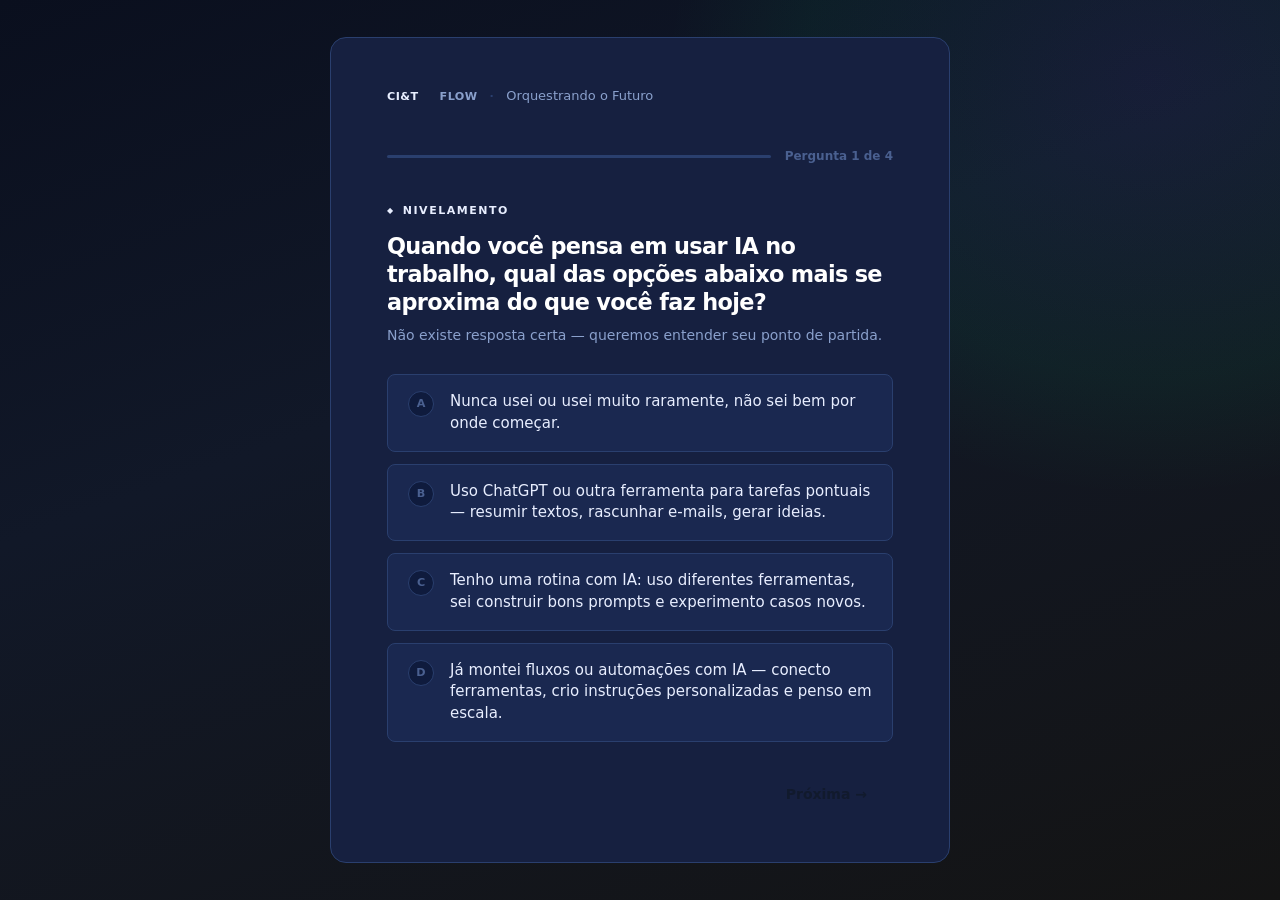
<file: assessment.html>
<!DOCTYPE html>
<html lang="pt-BR">
<head>
  <meta charset="UTF-8">
  <meta name="viewport" content="width=device-width, initial-scale=1.0">
  <title>Assessment — Orquestrando o Futuro</title>
  <link rel="preconnect" href="https://fonts.googleapis.com">
  <link rel="preconnect" href="https://fonts.gstatic.com" crossorigin>
  <link href="https://fonts.googleapis.com/css2?family=Inter:ital,opsz,wght@0,14..32,300..900;1,14..32,300..900&display=swap" rel="stylesheet">
  <link rel="stylesheet" href="style.css">
  <style>
    .assess-wrap {
      min-height: 100vh;
      display: flex;
      align-items: center;
      justify-content: center;
      padding: 2rem 4vw;
      background: linear-gradient(160deg, #0a0f1e 0%, #111828 40%, #141414 100%);
      position: relative;
      overflow: hidden;
    }
    .assess-wrap::before {
      content: '';
      position: absolute;
      top: -100px; right: -80px;
      width: 700px; height: 600px;
      background: radial-gradient(ellipse at 70% 30%,
        rgba(99,102,241,0.08) 0%,
        rgba(0,232,122,0.05) 50%,
        transparent 70%);
      pointer-events: none;
    }

    .assess-card {
      background: var(--bg-card);
      border: 1px solid var(--border);
      border-radius: 16px;
      padding: 3rem 3.5rem;
      max-width: 620px;
      width: 100%;
      position: relative;
      z-index: 1;
    }

    .assess-logo {
      display: flex;
      align-items: center;
      gap: 0.5rem;
      font-size: 0.7rem;
      font-weight: 800;
      letter-spacing: 0.04em;
      text-transform: uppercase;
      margin-bottom: 2.5rem;
    }
    .assess-logo .brand-cit  { color: var(--cit-green); }
    .assess-logo .brand-dot  { width: 5px; height: 5px; background: var(--indigo); border-radius: 50%; }
    .assess-logo .brand-flow { color: var(--text-muted); }
    .assess-logo .sep        { color: var(--border); margin: 0 0.25rem; }
    .assess-logo .series-name { color: var(--text-muted); font-weight: 500; text-transform: none; letter-spacing: 0; font-size: 0.8125rem; }

    /* Progress */
    .assess-progress {
      display: flex;
      align-items: center;
      gap: 0.875rem;
      margin-bottom: 2.25rem;
    }
    .assess-progress-bar {
      flex: 1;
      height: 3px;
      background: var(--border);
      border-radius: 2px;
      overflow: hidden;
    }
    .assess-progress-fill {
      height: 100%;
      background: linear-gradient(90deg, var(--cit-green) 0%, var(--indigo) 100%);
      border-radius: 2px;
      transition: width 0.4s ease;
    }
    .assess-progress-label {
      font-size: 0.75rem;
      font-weight: 600;
      color: var(--text-dim);
      white-space: nowrap;
    }

    .assess-eyebrow {
      font-size: 0.6875rem;
      font-weight: 700;
      letter-spacing: 0.14em;
      text-transform: uppercase;
      color: var(--indigo);
      margin-bottom: 0.75rem;
      display: flex;
      align-items: center;
      gap: 0.5rem;
    }
    .assess-eyebrow::before {
      content: '◆';
      font-size: 0.5rem;
    }

    .assess-question {
      font-size: clamp(1.1rem, 3vw, 1.4rem);
      font-weight: 800;
      letter-spacing: -0.03em;
      line-height: 1.25;
      color: #fff;
      margin-bottom: 0.5rem;
    }
    .assess-context {
      font-size: 0.875rem;
      color: var(--text-muted);
      line-height: 1.6;
      margin-bottom: 1.75rem;
    }

    .assess-options {
      display: flex;
      flex-direction: column;
      gap: 0.75rem;
      margin-bottom: 0.5rem;
    }

    .assess-option {
      background: var(--bg-card-2);
      border: 1px solid var(--border);
      border-radius: var(--radius);
      padding: 1rem 1.25rem;
      cursor: pointer;
      transition: border-color 0.15s, background 0.15s, transform 0.12s;
      display: flex;
      align-items: flex-start;
      gap: 1rem;
    }
    .assess-option:hover { border-color: rgba(99,102,241,0.4); background: var(--bg-hover); transform: translateX(2px); }
    .assess-option.selected {
      border-color: var(--indigo);
      background: rgba(99,102,241,0.08);
    }
    .assess-option-letter {
      width: 26px; height: 26px;
      border-radius: 50%;
      background: var(--bg);
      border: 1px solid var(--border);
      display: flex;
      align-items: center;
      justify-content: center;
      font-size: 0.7rem;
      font-weight: 700;
      color: var(--text-dim);
      flex-shrink: 0;
      transition: all 0.15s;
    }
    .assess-option.selected .assess-option-letter {
      background: var(--indigo);
      border-color: var(--indigo);
      color: #fff;
    }
    .assess-option-text {
      font-size: 0.9375rem;
      color: var(--text);
      line-height: 1.45;
      flex: 1;
    }

    .assess-nav {
      display: flex;
      justify-content: space-between;
      align-items: center;
      margin-top: 2rem;
    }
    .btn-back {
      background: none;
      border: none;
      color: var(--text-muted);
      font-size: 0.875rem;
      font-weight: 600;
      cursor: pointer;
      padding: 0.5rem 0;
      transition: color 0.15s;
    }
    .btn-back:hover { color: var(--text); }
    .btn-next {
      display: inline-flex;
      align-items: center;
      gap: 0.5rem;
      background: var(--cit-green);
      color: #0a0f0a;
      font-size: 0.875rem;
      font-weight: 700;
      padding: 0.75rem 1.625rem;
      border-radius: var(--radius);
      border: none;
      cursor: pointer;
      transition: background 0.15s, transform 0.12s, opacity 0.15s;
    }
    .btn-next:hover:not(:disabled) { background: var(--cit-green-dim); transform: translateY(-1px); }
    .btn-next:disabled { opacity: 0.35; cursor: not-allowed; }

    /* Result screen */
    .assess-result { display: none; }
    .result-badge {
      display: inline-flex;
      align-items: center;
      gap: 0.625rem;
      padding: 0.5rem 1.25rem;
      border-radius: var(--radius-pill);
      font-size: 0.8125rem;
      font-weight: 700;
      margin-bottom: 1.5rem;
    }
    .result-badge.basico   { background: rgba(0,232,122,0.12); color: var(--cit-green); border: 1px solid rgba(0,232,122,0.3); }
    .result-badge.intermediario { background: rgba(245,158,11,0.12); color: #f59e0b; border: 1px solid rgba(245,158,11,0.3); }
    .result-badge.avancado { background: rgba(99,102,241,0.12); color: #9ea3fb; border: 1px solid rgba(99,102,241,0.3); }

    .result-title {
      font-size: clamp(1.5rem, 4vw, 2rem);
      font-weight: 900;
      letter-spacing: -0.04em;
      color: #fff;
      margin-bottom: 0.5rem;
    }
    .result-desc {
      font-size: 0.9375rem;
      color: var(--text-muted);
      line-height: 1.7;
      margin-bottom: 2rem;
    }
    .result-cta {
      display: inline-flex;
      align-items: center;
      gap: 0.5rem;
      background: var(--cit-green);
      color: #0a0f0a;
      font-size: 0.9375rem;
      font-weight: 700;
      padding: 0.875rem 2rem;
      border-radius: var(--radius);
      border: none;
      cursor: pointer;
      width: 100%;
      justify-content: center;
      transition: background 0.15s, transform 0.12s;
      text-decoration: none;
    }
    .result-cta:hover { background: var(--cit-green-dim); transform: translateY(-1px); }

    @media (max-width: 600px) {
      .assess-card { padding: 2rem 1.5rem; }
    }
  </style>
</head>
<body>

<div class="assess-wrap">
  <div class="assess-card" id="assess-card">

    <div class="assess-logo">
      <span class="brand-cit">CI&amp;T</span>
      <span class="brand-dot"></span>
      <span class="brand-flow">Flow</span>
      <span class="sep">·</span>
      <span class="series-name">Orquestrando o Futuro</span>
    </div>

    <!-- Questions -->
    <div id="assess-questions">
      <div class="assess-progress">
        <div class="assess-progress-bar">
          <div class="assess-progress-fill" id="progress-fill" style="width:0%"></div>
        </div>
        <span class="assess-progress-label" id="progress-label">Pergunta 1 de 4</span>
      </div>

      <p class="assess-eyebrow">Nivelamento</p>
      <h2 class="assess-question" id="q-text"></h2>
      <p class="assess-context"  id="q-context"></p>
      <div class="assess-options" id="q-options"></div>

      <div class="assess-nav">
        <button class="btn-back" id="btn-prev" onclick="prevQ()">← Anterior</button>
        <button class="btn-next" id="btn-adv" disabled onclick="nextQ()">Próxima →</button>
      </div>
    </div>

    <!-- Result -->
    <div class="assess-result" id="assess-result">
      <div class="result-badge" id="result-badge"></div>
      <h2 class="result-title" id="result-title"></h2>
      <p class="result-desc"  id="result-desc"></p>
      <a class="result-cta"   id="result-cta" href="#">Ver minha trilha personalizada →</a>
    </div>

  </div>
</div>

<script>
  /* ── Assessment questions ──────────────────────────────────────── */
  /*
   * Scoring: cada resposta vale pontos (0 = básico, 1 = intermediário, 2 = avançado)
   * Soma final:  0–2 → básico | 3–5 → intermediário | 6–8 → avançado
   */
  const QUESTIONS = [
    {
      text: "Quando você pensa em usar IA no trabalho, qual das opções abaixo mais se aproxima do que você faz hoje?",
      context: "Não existe resposta certa — queremos entender seu ponto de partida.",
      options: [
        { label: "Nunca usei ou usei muito raramente, não sei bem por onde começar.", score: 0 },
        { label: "Uso ChatGPT ou outra ferramenta para tarefas pontuais — resumir textos, rascunhar e-mails, gerar ideias.", score: 1 },
        { label: "Tenho uma rotina com IA: uso diferentes ferramentas, sei construir bons prompts e experimento casos novos.", score: 2 },
        { label: "Já montei fluxos ou automações com IA — conecto ferramentas, crio instruções personalizadas e penso em escala.", score: 3 }
      ]
    },
    {
      text: "Imagine que você precisa fazer uma análise com 200 currículos. Como você descreveria seu nível de conforto para usar IA nessa tarefa?",
      context: "Pense em como você abordaria o problema hoje — não como gostaria de abordar no futuro.",
      options: [
        { label: "Não me sinto confortável — não sei como a IA poderia me ajudar nisso.", score: 0 },
        { label: "Tentaria usar o ChatGPT para resumir alguns, mas não teria um processo estruturado.", score: 1 },
        { label: "Saberia montar um prompt completo com contexto, critérios e formato de saída — e revisaria o resultado.", score: 2 },
        { label: "Pensaria logo em criar um agente ou fluxo que processa os CVs automaticamente com critérios da vaga.", score: 3 }
      ]
    },
    {
      text: "O que são 'agentes de IA'?",
      context: "Escolha a alternativa que melhor descreve seu entendimento atual.",
      options: [
        { label: "Não sei — ouço falar mas não tenho clareza sobre o que são.", score: 0 },
        { label: "São assistentes de IA como o ChatGPT ou Claude que respondem perguntas.", score: 0 },
        { label: "São sistemas de IA que executam tarefas de forma autônoma, usando ferramentas e tomando decisões em múltiplos passos.", score: 2 },
        { label: "São pipelines que orquestram múltiplos modelos e ferramentas para resolver tarefas complexas com supervisão mínima.", score: 3 }
      ]
    },
    {
      text: "Qual dessas frases mais se parece com a forma como você pensa sobre IA no RH?",
      context: "Escolha a que mais ressoa com seu momento atual.",
      options: [
        { label: "Ainda estou entendendo o básico — quero saber o que é e o que pode fazer antes de experimentar.", score: 0 },
        { label: "Já entendo o que é, mas quero aprender a usar melhor no meu trabalho específico.", score: 1 },
        { label: "Já uso bem — quero agora aprender a construir fluxos e automações para os processos da minha área.", score: 2 },
        { label: "Quero ser referência em AI em RH — liderar experimentos, treinar o time e construir soluções escaláveis.", score: 3 }
      ]
    }
  ];

  let current = 0;
  const answers = new Array(QUESTIONS.length).fill(null);
  const user = JSON.parse(sessionStorage.getItem('of_user') || '{}');

  function renderQ(idx) {
    const q = QUESTIONS[idx];
    const pct = Math.round((idx / QUESTIONS.length) * 100);

    document.getElementById('progress-fill').style.width  = pct + '%';
    document.getElementById('progress-label').textContent = `Pergunta ${idx + 1} de ${QUESTIONS.length}`;
    document.getElementById('q-text').textContent    = q.text;
    document.getElementById('q-context').textContent = q.context;

    const letters = ['A', 'B', 'C', 'D'];
    const container = document.getElementById('q-options');
    container.innerHTML = q.options.map((o, i) => `
      <div class="assess-option${answers[idx] === i ? ' selected' : ''}"
           onclick="selectAnswer(${i})">
        <span class="assess-option-letter">${letters[i]}<\/span>
        <span class="assess-option-text">${o.label}<\/span>
      <\/div>
    `).join('');

    document.getElementById('btn-adv').disabled = answers[idx] === null;
    document.getElementById('btn-adv').textContent =
      idx < QUESTIONS.length - 1 ? 'Próxima →' : 'Ver resultado →';
    document.getElementById('btn-prev').style.visibility = idx === 0 ? 'hidden' : 'visible';
  }

  function selectAnswer(i) {
    answers[current] = i;
    document.querySelectorAll('.assess-option').forEach((el, idx) => {
      el.classList.toggle('selected', idx === i);
    });
    document.getElementById('btn-adv').disabled = false;
  }

  function nextQ() {
    if (answers[current] === null) return;
    if (current < QUESTIONS.length - 1) {
      current++;
      renderQ(current);
    } else {
      showResult();
    }
  }

  function prevQ() {
    if (current > 0) { current--; renderQ(current); }
  }

  function calcLevel() {
    const total = answers.reduce((sum, a, i) => {
      return sum + (a !== null ? QUESTIONS[i].options[a].score : 0);
    }, 0);
    if (total <= 2) return 'basico';
    if (total <= 5) return 'intermediario';
    return 'avancado';
  }

  const RESULTS = {
    basico: {
      badge: '🟢 Nível Base',
      cls: 'basico',
      title: 'Você está no lugar certo para começar.',
      desc: 'Sua trilha cobre os fundamentos de IA Generativa, uso seguro de dados no contexto de RH, e os primeiros passos práticos com o Claude. Nada técnico demais — tudo conectado à sua área.'
    },
    intermediario: {
      badge: '🟡 Nível Intermediário',
      cls: 'intermediario',
      title: 'Você já tem base — hora de ganhar profundidade.',
      desc: 'Sua trilha foca em uso avançado de prompts, criação de projetos no Claude com contexto fixo, e os primeiros passos de automação. Conteúdo prático com casos da sua área.'
    },
    avancado: {
      badge: '🔴 Nível Avançado',
      cls: 'avancado',
      title: 'Você está pronto para orquestrar.',
      desc: 'Sua trilha vai direto para orquestração de agentes, construção de fluxos multi-step e VSM de processos de RH. O objetivo é você sair como AI Champion da sua área.'
    }
  };

  function showResult() {
    const level = calcLevel();
    const r = RESULTS[level];
    const name = user.name ? user.name.split(' ')[0] : '';

    document.getElementById('progress-fill').style.width = '100%';
    document.getElementById('progress-label').textContent = 'Concluído';

    document.getElementById('assess-questions').style.display = 'none';
    const resultEl = document.getElementById('assess-result');
    resultEl.style.display = 'block';

    const badge = document.getElementById('result-badge');
    badge.textContent = r.badge;
    badge.className = 'result-badge ' + r.cls;

    document.getElementById('result-title').textContent =
      name ? name + ', ' + r.title.charAt(0).toLowerCase() + r.title.slice(1) : r.title;
    document.getElementById('result-desc').textContent = r.desc;

    const cta = document.getElementById('result-cta');
    cta.href = `trilha.html?nivel=${level}`;

    // Persist for trilha page
    sessionStorage.setItem('of_nivel', level);
  }

  // Init
  renderQ(0);
  if (user.name) {
    // Personalize first question slightly
    document.title = `Assessment — ${user.name} — Orquestrando o Futuro`;
  }
</script>
</body>
</html>
</file>
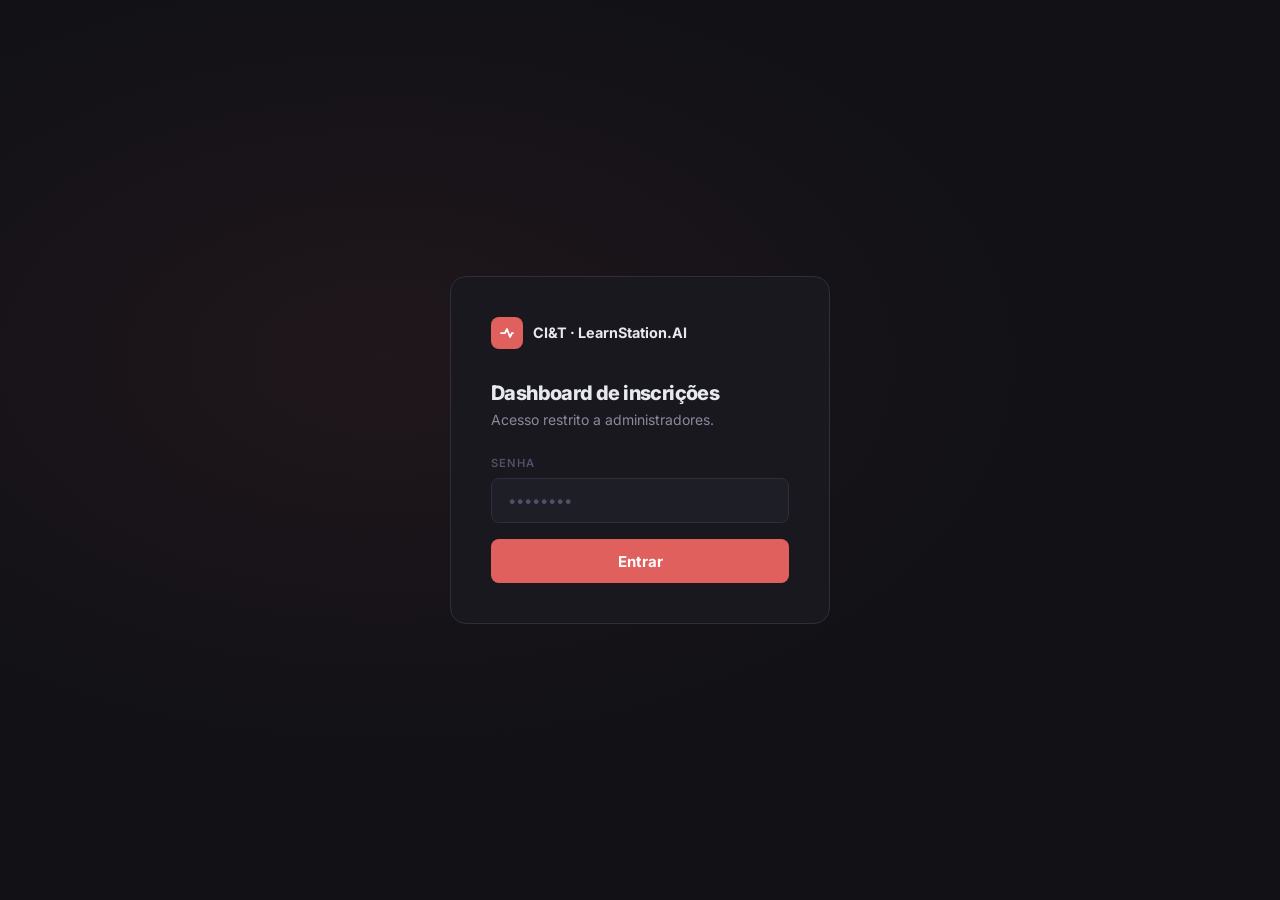
<file: dashboard.html>
<!DOCTYPE html>
<html lang="pt-BR">
<head>
<meta charset="UTF-8">
<meta name="viewport" content="width=device-width, initial-scale=1.0">
<title>Dashboard — LearnStation.AI</title>
<link rel="preconnect" href="https://fonts.googleapis.com">
<link rel="preconnect" href="https://fonts.gstatic.com" crossorigin>
<link href="https://fonts.googleapis.com/css2?family=Inter:wght@300..800&display=swap" rel="stylesheet">
<style>
:root {
  --bg:        #111116;
  --surface:   #18181e;
  --surface2:  #1e1e26;
  --border:    #2e2e3e;
  --border-dim:#222230;
  --text:      #e8e8f0;
  --muted:     #8a8a9e;
  --dim:       #505068;
  --coral:     #e0605e;
  --coral-dim: #c94847;
  --teal:      #3b9eff;
  --green:     #22c55e;
  --amber:     #f59e0b;
  --indigo:    #818cf8;
  --radius:    8px;
  --radius-lg: 12px;
  --font: 'Inter', system-ui, sans-serif;
}
*,*::before,*::after{box-sizing:border-box;margin:0;padding:0;}
body{font-family:var(--font);background:var(--bg);color:var(--text);min-height:100vh;-webkit-font-smoothing:antialiased;}
a{color:inherit;text-decoration:none;}

/* ── Login screen ── */
.login-wrap{min-height:100vh;display:flex;align-items:center;justify-content:center;padding:2rem;
  background:radial-gradient(ellipse at 30% 40%,rgba(224,96,94,0.07) 0%,transparent 55%),var(--bg);}
.login-card{background:var(--surface);border:1px solid var(--border);border-radius:16px;padding:2.5rem;width:100%;max-width:380px;}
.login-logo{display:flex;align-items:center;gap:10px;margin-bottom:2rem;}
.login-mark{width:32px;height:32px;background:var(--coral);border-radius:8px;display:flex;align-items:center;justify-content:center;}
.login-mark svg{width:16px;height:16px;}
.login-title{font-size:1.25rem;font-weight:800;letter-spacing:-.03em;margin-bottom:.375rem;}
.login-sub{font-size:.875rem;color:var(--muted);margin-bottom:1.75rem;}
.field-label{display:block;font-size:.7rem;font-weight:600;letter-spacing:.08em;text-transform:uppercase;color:var(--dim);margin-bottom:.5rem;}
.input{width:100%;background:var(--surface2);border:1px solid var(--border);border-radius:var(--radius);padding:.75rem 1rem;font-family:var(--font);font-size:.9375rem;color:var(--text);outline:none;transition:border-color .15s,box-shadow .15s;}
.input::placeholder{color:var(--dim);}
.input:focus{border-color:var(--coral);box-shadow:0 0 0 3px rgba(224,96,94,.1);}
.login-btn{width:100%;margin-top:1rem;padding:.8rem;background:var(--coral);color:#fff;border:none;border-radius:var(--radius);font-family:var(--font);font-size:.9375rem;font-weight:700;cursor:pointer;transition:background .15s;}
.login-btn:hover{background:var(--coral-dim);}
.login-error{font-size:.8rem;color:#f87171;margin-top:.75rem;display:none;}

/* ── App shell ── */
.app{display:none;flex-direction:column;min-height:100vh;}
.app.visible{display:flex;}

/* ── Header ── */
.header{height:58px;border-bottom:1px solid var(--border-dim);background:rgba(17,17,22,.92);backdrop-filter:blur(12px);
  display:flex;align-items:center;justify-content:space-between;padding:0 2rem;position:sticky;top:0;z-index:40;}
.header-left{display:flex;align-items:center;gap:12px;}
.header-logo{display:flex;align-items:center;gap:8px;}
.header-mark{width:26px;height:26px;background:var(--coral);border-radius:6px;display:flex;align-items:center;justify-content:center;}
.header-mark svg{width:13px;height:13px;}
.header-name{font-size:.9rem;font-weight:700;letter-spacing:-.02em;}
.header-sub{font-size:.75rem;color:var(--dim);}
.header-right{display:flex;align-items:center;gap:.75rem;}
.refresh-btn{background:var(--surface2);border:1px solid var(--border);color:var(--muted);padding:.45rem .875rem;border-radius:var(--radius);font-size:.8rem;font-weight:600;cursor:pointer;font-family:var(--font);display:flex;align-items:center;gap:6px;transition:background .15s,color .15s;}
.refresh-btn:hover{background:#2a2a38;color:var(--text);}
.logout-btn{background:transparent;border:1px solid var(--border);color:var(--dim);padding:.45rem .875rem;border-radius:var(--radius);font-size:.8rem;cursor:pointer;font-family:var(--font);transition:color .15s,border-color .15s;}
.logout-btn:hover{color:var(--coral);border-color:var(--coral);}

/* ── Main content ── */
.main{padding:2rem;max-width:1400px;width:100%;margin:0 auto;flex:1;}
.page-title{font-size:1.5rem;font-weight:800;letter-spacing:-.035em;margin-bottom:.25rem;}
.page-sub{font-size:.875rem;color:var(--muted);margin-bottom:2rem;}

/* ── Metric cards ── */
.metrics{display:grid;grid-template-columns:repeat(5,1fr);gap:1rem;margin-bottom:2rem;}
@media(max-width:1100px){.metrics{grid-template-columns:repeat(3,1fr);}}
@media(max-width:700px){.metrics{grid-template-columns:repeat(2,1fr);}}
@media(max-width:520px){.metrics{grid-template-columns:1fr;}}
.metric-card{background:var(--surface);border:1px solid var(--border);border-radius:var(--radius-lg);padding:1.25rem 1.5rem;}
.metric-label{font-size:.65rem;font-weight:700;letter-spacing:.1em;text-transform:uppercase;color:var(--dim);margin-bottom:.5rem;}
.metric-num{font-size:2rem;font-weight:900;letter-spacing:-.04em;line-height:1;}
.metric-sub{font-size:.75rem;color:var(--muted);margin-top:.375rem;}
.metric-card.coral .metric-num{color:var(--coral);}
.metric-card.teal  .metric-num{color:var(--teal);}
.metric-card.green .metric-num{color:var(--green);}
.metric-card.amber .metric-num{color:var(--amber);}

/* ── Filters ── */
.filters{display:flex;align-items:center;gap:.75rem;margin-bottom:1.25rem;flex-wrap:wrap;}
.filter-label{font-size:.75rem;color:var(--muted);font-weight:500;}
.filter-select{background:var(--surface2);border:1px solid var(--border);color:var(--text);padding:.4rem .75rem;border-radius:var(--radius);font-size:.8125rem;font-family:var(--font);cursor:pointer;outline:none;}
.filter-select:focus{border-color:var(--coral);}
.search-input{background:var(--surface2);border:1px solid var(--border);color:var(--text);padding:.4rem .875rem;border-radius:var(--radius);font-size:.8125rem;font-family:var(--font);outline:none;min-width:200px;}
.search-input::placeholder{color:var(--dim);}
.search-input:focus{border-color:var(--coral);}
.result-count{font-size:.75rem;color:var(--dim);margin-left:auto;}

/* ── Table ── */
.table-wrap{background:var(--surface);border:1px solid var(--border);border-radius:var(--radius-lg);overflow:hidden;}
.table-scroll{overflow-x:auto;}
table{width:100%;border-collapse:collapse;font-size:.8125rem;}
thead tr{border-bottom:1px solid var(--border);}
th{padding:.875rem 1rem;text-align:left;font-size:.65rem;font-weight:700;letter-spacing:.1em;text-transform:uppercase;color:var(--dim);white-space:nowrap;cursor:pointer;user-select:none;}
th:hover{color:var(--muted);}
th .sort-arrow{margin-left:4px;opacity:.4;}
th.sorted .sort-arrow{opacity:1;color:var(--coral);}
td{padding:.875rem 1rem;border-bottom:1px solid var(--border-dim);vertical-align:middle;}
tr:last-child td{border-bottom:none;}
tbody tr:hover td{background:rgba(255,255,255,.02);}

/* Table cells */
.cell-name{font-weight:600;color:var(--text);}
.cell-login{color:var(--muted);font-family:ui-monospace,monospace;font-size:.75rem;}
.cell-area{font-size:.75rem;}
.badge{display:inline-flex;align-items:center;gap:.3rem;font-size:.65rem;font-weight:700;letter-spacing:.05em;padding:.2rem .6rem;border-radius:999px;white-space:nowrap;}
.badge-basico       {background:rgba(34,197,94,.1);  color:var(--green); border:1px solid rgba(34,197,94,.2);}
.badge-intermediario{background:rgba(245,158,11,.1); color:var(--amber); border:1px solid rgba(245,158,11,.2);}
.badge-avancado     {background:rgba(129,140,248,.1);color:var(--indigo);border:1px solid rgba(129,140,248,.2);}
.badge-area{background:rgba(59,158,255,.08);color:var(--teal);border:1px solid rgba(59,158,255,.15);}

.progress-cell{display:flex;align-items:center;gap:.625rem;min-width:130px;}
.progress-track{flex:1;height:4px;background:rgba(255,255,255,.07);border-radius:99px;overflow:hidden;}
.progress-fill{height:100%;border-radius:99px;background:linear-gradient(90deg,var(--coral) 0%,var(--teal) 100%);transition:width .3s;}
.progress-pct{font-size:.7rem;font-weight:700;color:var(--muted);min-width:28px;text-align:right;font-variant-numeric:tabular-nums;}
.progress-pct.done{color:var(--green);}

.cell-date{font-size:.75rem;color:var(--muted);white-space:nowrap;font-variant-numeric:tabular-nums;}
.cell-mood{font-size:.8rem;}

/* ── Empty / loading ── */
.state-row td{text-align:center;padding:3rem;color:var(--muted);}
.spinner{display:inline-block;width:20px;height:20px;border:2px solid var(--border);border-top-color:var(--coral);border-radius:50%;animation:spin .7s linear infinite;margin-right:8px;vertical-align:middle;}
@keyframes spin{to{transform:rotate(360deg);}}

/* ── Export ── */
.export-btn{background:var(--surface2);border:1px solid var(--border);color:var(--muted);padding:.45rem .875rem;border-radius:var(--radius);font-size:.8rem;font-weight:600;cursor:pointer;font-family:var(--font);display:flex;align-items:center;gap:6px;transition:background .15s,color .15s;}
.export-btn:hover{color:var(--text);background:#2a2a38;}

/* ── Filter toggle button ── */
.filter-btn{background:var(--surface2);border:1px solid var(--border);color:var(--muted);padding:.4rem .75rem;border-radius:var(--radius);font-size:.8125rem;font-family:var(--font);cursor:pointer;transition:background .15s,color .15s,border-color .15s;}
.filter-btn:hover{color:var(--text);}
.filter-btn.active{color:var(--teal);border-color:rgba(59,158,255,.4);background:rgba(59,158,255,.06);}

/* ── Group header row ── */
.group-hd td{background:var(--surface2);border-top:2px solid var(--border);border-bottom:1px solid var(--border);padding:.5rem 1rem;}
.group-hd:first-child td{border-top:none;}
.group-hd-label{font-size:.65rem;font-weight:700;letter-spacing:.1em;text-transform:uppercase;color:var(--teal);}
.group-hd-meta{color:var(--muted);font-size:.75rem;font-weight:400;letter-spacing:0;text-transform:none;margin-left:.625rem;}

/* ── NPS score pill ── */
.nps-pill{display:inline-flex;align-items:center;justify-content:center;min-width:28px;height:28px;padding:0 6px;border-radius:6px;font-size:.75rem;font-weight:800;font-variant-numeric:tabular-nums;gap:4px;}
.nps-detractor{background:rgba(248,113,113,.12);color:#f87171;border:1px solid rgba(248,113,113,.2);}
.nps-passive  {background:rgba(245,158,11,.12); color:var(--amber);border:1px solid rgba(245,158,11,.2);}
.nps-promoter {background:rgba(34,197,94,.12);  color:var(--green);border:1px solid rgba(34,197,94,.2);}
.nps-empty    {color:var(--dim);font-size:.75rem;}

/* ── NPS comments section ── */
.nps-section{margin-top:2rem;}
.nps-section-hd{display:flex;align-items:center;justify-content:space-between;margin-bottom:1rem;}
.nps-section-title{font-size:.75rem;font-weight:700;letter-spacing:.1em;text-transform:uppercase;color:var(--dim);}
.nps-toggle{background:var(--surface2);border:1px solid var(--border);color:var(--muted);padding:.35rem .75rem;border-radius:var(--radius);font-size:.75rem;font-weight:600;cursor:pointer;font-family:var(--font);transition:background .15s,color .15s;}
.nps-toggle:hover{color:var(--text);background:#2a2a38;}
.nps-cards{display:grid;grid-template-columns:repeat(auto-fill,minmax(300px,1fr));gap:.75rem;}
.nps-card{background:var(--surface);border:1px solid var(--border);border-radius:var(--radius-lg);padding:1rem 1.25rem;}
.nps-card-top{display:flex;align-items:center;justify-content:space-between;margin-bottom:.5rem;}
.nps-card-who{font-size:.8rem;font-weight:600;color:var(--text);}
.nps-card-date{font-size:.7rem;color:var(--dim);}
.nps-card-comment{font-size:.8125rem;color:var(--muted);line-height:1.6;margin-top:.375rem;}
</style>
</head>
<body>

<!-- ── Login ── -->
<div id="login-wrap" class="login-wrap">
  <div class="login-card">
    <div class="login-logo">
      <div class="login-mark">
        <svg viewBox="0 0 16 16" fill="none"><path d="M2 8h4l2-4 3 8 2-4h1" stroke="#fff" stroke-width="1.75" stroke-linecap="round" stroke-linejoin="round"/></svg>
      </div>
      <span style="font-size:.9rem;font-weight:700;">CI&T · LearnStation.AI</span>
    </div>
    <h1 class="login-title">Dashboard de inscrições</h1>
    <p class="login-sub">Acesso restrito a administradores.</p>
    <label class="field-label" for="pwd-input">Senha</label>
    <input class="input" id="pwd-input" type="password" placeholder="••••••••" autocomplete="current-password">
    <button class="login-btn" id="login-btn">Entrar</button>
    <p class="login-error" id="login-error">Senha incorreta. Tente novamente.</p>
  </div>
</div>

<!-- ── App ── -->
<div id="app" class="app">
  <header class="header">
    <div class="header-left">
      <div class="header-logo">
        <div class="header-mark">
          <svg viewBox="0 0 16 16" fill="none"><path d="M2 8h4l2-4 3 8 2-4h1" stroke="#fff" stroke-width="1.75" stroke-linecap="round" stroke-linejoin="round"/></svg>
        </div>
        <div>
          <div class="header-name">LearnStation.AI</div>
        </div>
      </div>
      <span style="color:var(--border);font-size:.75rem;">/</span>
      <span style="font-size:.8125rem;color:var(--muted);">Admin Dashboard</span>
    </div>
    <div class="header-right">
      <button class="refresh-btn" id="refresh-btn">
        <svg width="13" height="13" viewBox="0 0 16 16" fill="none"><path d="M14 8A6 6 0 1 1 8 2v0M8 2l2.5 2.5M8 2 5.5 4.5" stroke="currentColor" stroke-width="1.6" stroke-linecap="round"/></svg>
        Atualizar
      </button>
      <button class="export-btn" id="export-btn">
        <svg width="13" height="13" viewBox="0 0 16 16" fill="none"><path d="M3 12h10M8 2v8m0 0 3-3M8 10 5 7" stroke="currentColor" stroke-width="1.6" stroke-linecap="round"/></svg>
        Exportar CSV
      </button>
      <button class="logout-btn" id="logout-btn">Sair</button>
    </div>
  </header>

  <main class="main">
    <h1 class="page-title">Inscrições</h1>
    <p class="page-sub" id="last-updated">Carregando dados...</p>

    <!-- Metrics -->
    <div class="metrics">
      <div class="metric-card coral">
        <div class="metric-label">Total inscritos</div>
        <div class="metric-num" id="m-total">—</div>
        <div class="metric-sub">pessoas na jornada</div>
      </div>
      <div class="metric-card green">
        <div class="metric-label">Concluíram assessment</div>
        <div class="metric-num" id="m-assessed">—</div>
        <div class="metric-sub">com nível definido</div>
      </div>
      <div class="metric-card teal">
        <div class="metric-label">Progresso médio</div>
        <div class="metric-num" id="m-avg">—</div>
        <div class="metric-sub">da trilha completa</div>
      </div>
      <div class="metric-card amber">
        <div class="metric-label">Concluíram a trilha</div>
        <div class="metric-num" id="m-done">—</div>
        <div class="metric-sub">100% dos episódios</div>
      </div>
      <div class="metric-card" style="border-color:rgba(129,140,248,.25)">
        <div class="metric-label">eNPS médio</div>
        <div class="metric-num" id="m-nps" style="color:var(--indigo)">—</div>
        <div class="metric-sub" id="m-nps-sub">respostas coletadas</div>
      </div>
    </div>

    <!-- Filters -->
    <div class="filters">
      <span class="filter-label">Filtrar por</span>
      <select class="filter-select" id="f-area">
        <option value="">Todas as áreas</option>
        <option value="talent-acquisition">Talent Acquisition</option>
        <option value="business-partner">Business Partner</option>
        <option value="people-services">People Services</option>
        <option value="learning">Learning &amp; Engagement</option>
        <option value="comms">Comms &amp; ESG</option>
        <option value="executive">Executive Mastery</option>
        <option value="hr-tech">HR Tech &amp; Performance</option>
      </select>
      <select class="filter-select" id="f-nivel">
        <option value="">Todos os níveis</option>
        <option value="basico">Base</option>
        <option value="intermediario">Intermediário</option>
        <option value="avancado">Avançado</option>
      </select>
      <input class="search-input" id="f-search" placeholder="Buscar por nome ou login…">
      <button class="filter-btn" id="f-group">Agrupar por área</button>
      <span class="result-count" id="result-count"></span>
    </div>

    <!-- Table -->
    <div class="table-wrap">
      <div class="table-scroll">
        <table id="users-table">
          <thead>
            <tr>
              <th data-col="name">Nome <span class="sort-arrow">↕</span></th>
              <th data-col="login">Login <span class="sort-arrow">↕</span></th>
              <th data-col="area">Área <span class="sort-arrow">↕</span></th>
              <th data-col="nivel">Nível <span class="sort-arrow">↕</span></th>
              <th data-col="progress">Progresso <span class="sort-arrow">↕</span></th>
              <th data-col="mood">Momento <span class="sort-arrow">↕</span></th>
              <th data-col="nps">NPS <span class="sort-arrow">↕</span></th>
              <th data-col="joinedAt">Inscrição <span class="sort-arrow">↕</span></th>
            </tr>
          </thead>
          <tbody id="table-body">
            <tr class="state-row"><td colspan="8"><span class="spinner"></span>Carregando...</td></tr>
          </tbody>
        </table>
      </div>
    </div>

    <!-- NPS Comments -->
    <div class="nps-section" id="nps-section" style="display:none">
      <div class="nps-section-hd">
        <span class="nps-section-title">💬 Comentários NPS</span>
        <button class="nps-toggle" id="nps-toggle-btn">Ocultar</button>
      </div>
      <div class="nps-cards" id="nps-cards"></div>
    </div>
  </main>
</div>

<script>
const PWD = 'hrsummit@2026';
const REQ_MODS = ['genai','agentic-hr','c101','c-hr','lean','cow','cc101','fluency'];
const TOTAL_EPS = REQ_MODS.length; // 8 módulos obrigatórios (genai-hr e flow-ob removidos; agentic-hr e fluency adicionados)

const AREA_LABELS = {
  'talent-acquisition': 'Talent Acquisition',
  'business-partner':   'Business Partner',
  'people-services':    'People Services',
  'learning':           'Learning & Engagement',
  'comms':              'Comms & ESG',
  'executive':          'Executive Mastery',
  'hr-tech':            'HR Tech & Performance',
};
const NIVEL_LABELS = {
  basico:         { label: 'Base',          cls: 'badge-basico' },
  intermediario:  { label: 'Intermediário', cls: 'badge-intermediario' },
  avancado:       { label: 'Avançado',      cls: 'badge-avancado' },
};
const MOOD_LABELS = {
  animado:    'Com muita curiosidade 🚀',
  cauteloso:  'Explorando com calma 🧭',
  receoso:    'Com algumas dúvidas 😬',
  pragmatico: 'Com foco no prático ⚡',
};

function fmtDate(iso) {
  if (!iso) return '—';
  const d = new Date(iso);
  return d.toLocaleDateString('pt-BR', { day: '2-digit', month: '2-digit', year: 'numeric' });
}

// ── Auth ──
const isAuth = () => sessionStorage.getItem('ls_admin') === '1';

document.getElementById('pwd-input').addEventListener('keydown', e => {
  if (e.key === 'Enter') document.getElementById('login-btn').click();
});
document.getElementById('login-btn').addEventListener('click', () => {
  const val = document.getElementById('pwd-input').value;
  if (val === PWD) {
    sessionStorage.setItem('ls_admin', '1');
    document.getElementById('login-wrap').style.display = 'none';
    document.getElementById('app').classList.add('visible');
    loadData();
  } else {
    document.getElementById('login-error').style.display = 'block';
  }
});
document.getElementById('logout-btn').addEventListener('click', () => {
  sessionStorage.removeItem('ls_admin');
  location.reload();
});

if (isAuth()) {
  document.getElementById('login-wrap').style.display = 'none';
  document.getElementById('app').classList.add('visible');
}

// ── Data ──
let allUsers    = [];
let enpsMap     = {}; // login → score
let sortCol     = 'joinedAt';
let sortAsc     = false;
let groupByArea = false;

async function loadData() {
  document.getElementById('table-body').innerHTML =
    '<tr class="state-row"><td colspan="8"><span class="spinner"></span>Carregando...</td></tr>';

  try {
    const [usersRes, enpsRes] = await Promise.all([
      fetch(`/api/users?pwd=${PWD}`),
      fetch(`/api/enps-list?pwd=${PWD}`),
    ]);
    const usersData = await usersRes.json();
    const enpsData  = await enpsRes.json();
    if (!usersRes.ok) throw new Error(usersData.error || 'Erro desconhecido');

    allUsers = usersData;
    enpsMap  = {};
    if (Array.isArray(enpsData)) {
      enpsData.forEach(r => { if (r?.login) enpsMap[r.login] = r; });
    }

    renderAll();
    renderNpsComments();
    document.getElementById('last-updated').textContent =
      `Atualizado agora · ${allUsers.length} inscrição${allUsers.length !== 1 ? 'ões' : ''} no total`;
  } catch (e) {
    document.getElementById('table-body').innerHTML =
      `<tr class="state-row"><td colspan="8">Erro ao carregar dados: ${e.message}</td></tr>`;
  }
}

document.getElementById('refresh-btn').addEventListener('click', loadData);

function renderNpsComments() {
  const records = Object.values(enpsMap).filter(r => r.comment);
  const section = document.getElementById('nps-section');
  const cards   = document.getElementById('nps-cards');
  if (!records.length) { section.style.display = 'none'; return; }

  section.style.display = 'block';
  const userIndex = {};
  allUsers.forEach(u => { userIndex[u.login] = u; });

  cards.innerHTML = records
    .sort((a, b) => (b.answeredAt || '').localeCompare(a.answeredAt || ''))
    .map(r => {
      const u   = userIndex[r.login];
      const who = u?.name ? esc(u.name) : esc(r.login);
      const cls = r.score <= 6 ? 'nps-detractor' : r.score <= 8 ? 'nps-passive' : 'nps-promoter';
      const date = r.answeredAt ? new Date(r.answeredAt).toLocaleDateString('pt-BR', {day:'2-digit',month:'2-digit',year:'numeric'}) : '';
      return `<div class="nps-card">
        <div class="nps-card-top">
          <span class="nps-card-who">${who}</span>
          <span class="nps-pill ${cls}" style="pointer-events:none">${r.score}</span>
        </div>
        ${date ? `<div class="nps-card-date">${date}</div>` : ''}
        <p class="nps-card-comment">${esc(r.comment)}</p>
      </div>`;
    }).join('');
}

document.getElementById('nps-toggle-btn').addEventListener('click', () => {
  const cards = document.getElementById('nps-cards');
  const btn   = document.getElementById('nps-toggle-btn');
  const hidden = cards.style.display === 'none';
  cards.style.display = hidden ? '' : 'none';
  btn.textContent = hidden ? 'Ocultar' : 'Ver comentários';
});

// ── Metrics ──
function updateMetrics(users) {
  const total    = users.length;
  const assessed = users.filter(u => u.nivel).length;
  const progs    = users.map(u => {
    const done = REQ_MODS.filter(id => u.progress?.[id]).length;
    return Math.round(done / TOTAL_EPS * 100);
  });
  const avg  = progs.length ? Math.round(progs.reduce((a, b) => a + b, 0) / progs.length) : 0;
  const done = progs.filter(p => p === 100).length;

  const enpsScores = Object.values(enpsMap).map(r => r.score);
  const enpsAvg    = enpsScores.length
    ? (enpsScores.reduce((a, b) => a + b, 0) / enpsScores.length).toFixed(1)
    : null;

  document.getElementById('m-total').textContent    = total;
  document.getElementById('m-assessed').textContent = assessed;
  document.getElementById('m-avg').textContent      = avg + '%';
  document.getElementById('m-done').textContent     = done;
  document.getElementById('m-nps').textContent      = enpsAvg !== null ? enpsAvg : '—';
  document.getElementById('m-nps-sub').textContent  = enpsScores.length
    ? `${enpsScores.length} resposta${enpsScores.length !== 1 ? 's' : ''} coletada${enpsScores.length !== 1 ? 's' : ''}`
    : 'nenhuma resposta ainda';
}

// ── Filter + sort ──
function filtered() {
  const area   = document.getElementById('f-area').value;
  const nivel  = document.getElementById('f-nivel').value;
  const search = document.getElementById('f-search').value.toLowerCase().trim();

  return allUsers.filter(u => {
    if (area   && u.area  !== area)  return false;
    if (nivel  && u.nivel !== nivel) return false;
    if (search) {
      const haystack = `${u.name} ${u.login}`.toLowerCase();
      if (!haystack.includes(search)) return false;
    }
    return true;
  }).sort((a, b) => {
    let va = a[sortCol] ?? '';
    let vb = b[sortCol] ?? '';
    if (sortCol === 'progress') {
      va = Object.values(a.progress || {}).filter(Boolean).length;
      vb = Object.values(b.progress || {}).filter(Boolean).length;
    }
    if (sortCol === 'nps') {
      va = enpsMap[a.login]?.score ?? -1;
      vb = enpsMap[b.login]?.score ?? -1;
    }
    const cmp = String(va).localeCompare(String(vb), 'pt-BR', { numeric: true });
    return sortAsc ? cmp : -cmp;
  });
}

function userRow(u) {
  const doneCnt = REQ_MODS.filter(id => u.progress?.[id]).length;
  const pct     = Math.round(doneCnt / TOTAL_EPS * 100);
  const nivel   = NIVEL_LABELS[u.nivel] || { label: '—', cls: 'badge-basico' };
  return `
    <tr>
      <td><div class="cell-name">${esc(u.name || '—')}</div></td>
      <td><div class="cell-login">${esc(u.login)}</div></td>
      <td><span class="badge badge-area">${esc(AREA_LABELS[u.area] || u.area || '—')}</span></td>
      <td><span class="badge ${nivel.cls}">${nivel.label}</span></td>
      <td>
        <div class="progress-cell">
          <div class="progress-track"><div class="progress-fill" style="width:${pct}%"></div></div>
          <span class="progress-pct ${pct===100?'done':''}">${pct}%</span>
        </div>
      </td>
      <td><span class="cell-mood">${MOOD_LABELS[u.mood] || '—'}</span></td>
      <td>${renderNps(enpsMap[u.login])}</td>
      <td><span class="cell-date">${fmtDate(u.joinedAt)}</span></td>
    </tr>`;
}

function renderAll() {
  const users = filtered();
  updateMetrics(allUsers); // metrics always show full set

  document.getElementById('result-count').textContent =
    users.length < allUsers.length ? `${users.length} de ${allUsers.length}` : '';

  if (!users.length) {
    document.getElementById('table-body').innerHTML =
      '<tr class="state-row"><td colspan="8">Nenhum resultado para os filtros selecionados.</td></tr>';
    return;
  }

  let html = '';

  if (groupByArea) {
    // Group users by area, preserving current sort within each group
    const groups = {};
    const order  = [];
    users.forEach(u => {
      const key = u.area || '';
      if (!groups[key]) { groups[key] = []; order.push(key); }
      groups[key].push(u);
    });
    order.forEach(key => {
      const grpUsers = groups[key];
      const label    = AREA_LABELS[key] || key || 'Sem área';
      const avgPct   = Math.round(
        grpUsers.reduce((sum, u) => sum + Math.round(REQ_MODS.filter(id => u.progress?.[id]).length / TOTAL_EPS * 100), 0)
        / grpUsers.length
      );
      html += `<tr class="group-hd"><td colspan="8">
        <span class="group-hd-label">${esc(label)}</span>
        <span class="group-hd-meta">${grpUsers.length} pessoa${grpUsers.length !== 1 ? 's' : ''} · progresso médio ${avgPct}%</span>
      </td></tr>`;
      html += grpUsers.map(userRow).join('');
    });
  } else {
    html = users.map(userRow).join('');
  }

  document.getElementById('table-body').innerHTML = html;

  // Update sort arrows
  document.querySelectorAll('th').forEach(th => {
    th.classList.toggle('sorted', th.dataset.col === sortCol);
    const arrow = th.querySelector('.sort-arrow');
    if (arrow && th.dataset.col === sortCol) arrow.textContent = sortAsc ? '↑' : '↓';
    else if (arrow) arrow.textContent = '↕';
  });
}

// Sorting
document.querySelectorAll('th[data-col]').forEach(th => {
  th.addEventListener('click', () => {
    if (sortCol === th.dataset.col) sortAsc = !sortAsc;
    else { sortCol = th.dataset.col; sortAsc = true; }
    renderAll();
  });
});

// Filters
['f-area', 'f-nivel', 'f-search'].forEach(id =>
  document.getElementById(id).addEventListener('input', renderAll)
);

// Group toggle
document.getElementById('f-group').addEventListener('click', () => {
  groupByArea = !groupByArea;
  document.getElementById('f-group').classList.toggle('active', groupByArea);
  renderAll();
});

// ── Export CSV ──
document.getElementById('export-btn').addEventListener('click', () => {
  const rows = [['Nome','Login','Área','Nível','Progresso (%)','Momento','NPS','Inscrição']];
  filtered().forEach(u => {
    const pct = Math.round(REQ_MODS.filter(id => u.progress?.[id]).length / TOTAL_EPS * 100);
    const nps = enpsMap[u.login] !== undefined ? enpsMap[u.login].score : '';
    rows.push([
      u.name || '', u.login, AREA_LABELS[u.area] || u.area || '',
      NIVEL_LABELS[u.nivel]?.label || u.nivel || '',
      pct + '%',
      MOOD_LABELS[u.mood] || u.mood || '',
      nps,
      fmtDate(u.joinedAt),
    ]);
  });
  const csv  = rows.map(r => r.map(c => `"${String(c).replace(/"/g,'""')}"`).join(',')).join('\n');
  const link = document.createElement('a');
  link.href  = 'data:text/csv;charset=utf-8,﻿' + encodeURIComponent(csv);
  link.download = `learnstation-inscricoes-${new Date().toISOString().slice(0,10)}.csv`;
  link.click();
});

function renderNps(record) {
  if (!record) return '<span class="nps-empty">—</span>';
  const score = record.score;
  const cls   = score <= 6 ? 'nps-detractor' : score <= 8 ? 'nps-passive' : 'nps-promoter';
  const tip   = record.comment ? esc(record.comment) : '';
  return `<span class="nps-pill ${cls}" title="${tip}" style="${tip?'cursor:help':''}">${score}${tip?' 💬':''}</span>`;
}

function esc(s) {
  return String(s).replace(/&/g,'&amp;').replace(/</g,'&lt;').replace(/>/g,'&gt;');
}

if (isAuth()) loadData();
</script>
</body>
</html>
</file>
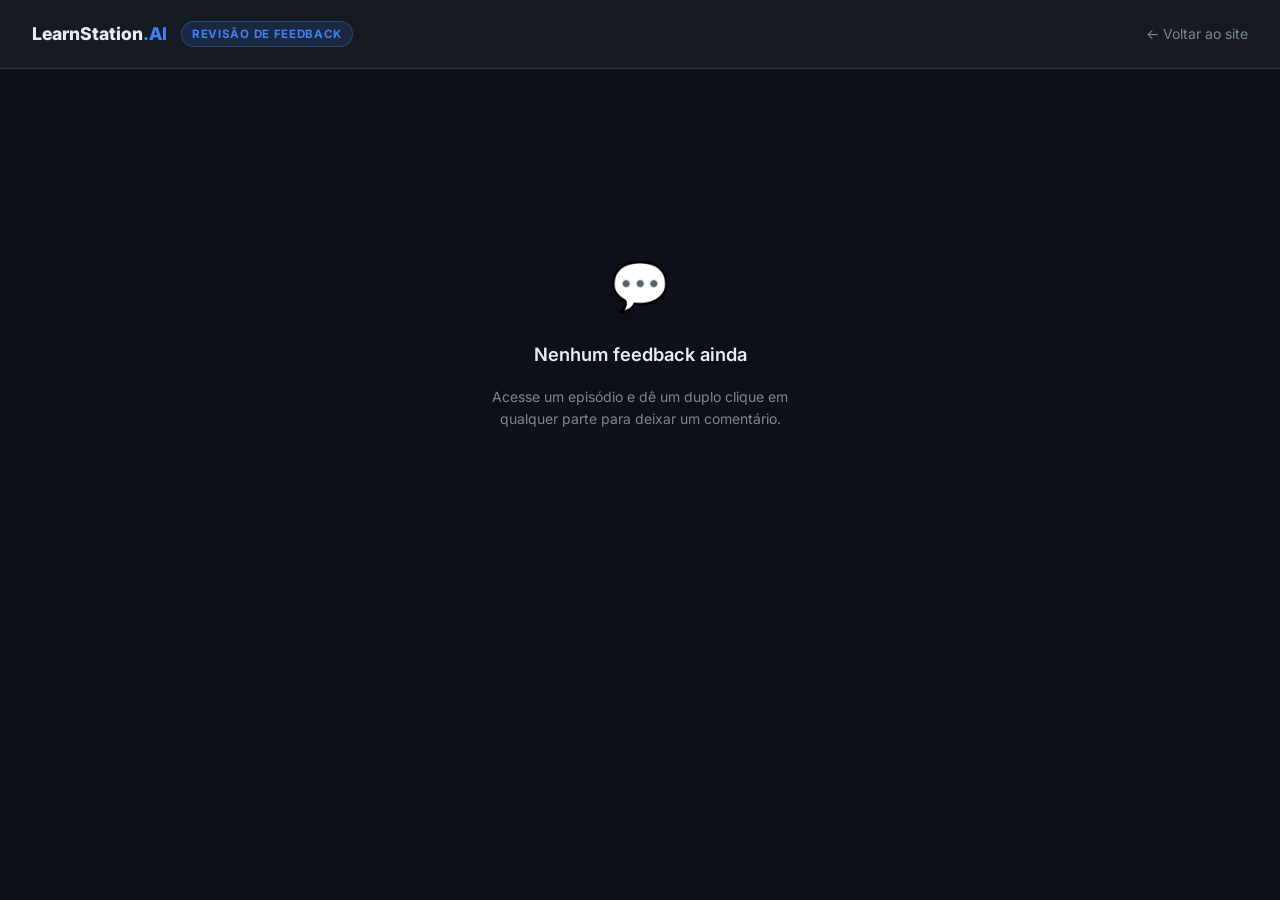
<file: feedback.html>
<!DOCTYPE html>
<html lang="pt-BR">
<head>
  <meta charset="UTF-8">
  <meta name="viewport" content="width=device-width, initial-scale=1.0">
  <title>Feedbacks — LearnStation.AI</title>
  <link rel="preconnect" href="https://fonts.googleapis.com">
  <link rel="preconnect" href="https://fonts.gstatic.com" crossorigin>
  <link href="https://fonts.googleapis.com/css2?family=Inter:wght@300..900&display=swap" rel="stylesheet">
  <style>
    :root {
      --bg:       #0d1117;
      --surface:  #161b22;
      --surface2: #1e2633;
      --border:   #2a3441;
      --text:     #e6edf3;
      --muted:    #7d8590;
      --accent:   #3b82f6;
      --accent2:  #1d4ed8;
      --green:    #22c55e;
      --amber:    #f59e0b;
      --red:      #ef4444;
    }
    *, *::before, *::after { box-sizing: border-box; margin: 0; padding: 0; }
    html { scroll-behavior: smooth; }
    body {
      background: var(--bg); color: var(--text);
      font-family: 'Inter', -apple-system, system-ui, sans-serif;
      font-size: 15px; line-height: 1.6;
      min-height: 100vh;
    }

    /* ── Header ── */
    .header {
      background: var(--surface);
      border-bottom: 1px solid var(--border);
      padding: 20px 32px;
      display: flex; align-items: center; justify-content: space-between;
      position: sticky; top: 0; z-index: 100;
      backdrop-filter: blur(12px);
    }
    .header-left { display: flex; align-items: center; gap: 14px; }
    .header-logo { font-weight: 800; font-size: 1.1rem; }
    .header-logo .dot { color: var(--accent); }
    .header-badge {
      background: color-mix(in srgb, var(--accent) 15%, transparent);
      color: var(--accent); font-size: .72rem; font-weight: 700;
      letter-spacing: .06em; text-transform: uppercase;
      padding: 3px 10px; border-radius: 999px;
      border: 1px solid color-mix(in srgb, var(--accent) 30%, transparent);
    }
    .header-back {
      color: var(--muted); font-size: .875rem; text-decoration: none;
      display: flex; align-items: center; gap: 6px;
      transition: color .15s;
    }
    .header-back:hover { color: var(--text); }

    /* ── Empty / loading states ── */
    .state-container {
      display: flex; flex-direction: column; align-items: center;
      justify-content: center; min-height: 60vh; gap: 16px;
      color: var(--muted); text-align: center; padding: 32px;
    }
    .state-icon { font-size: 3rem; }
    .state-title { font-size: 1.15rem; font-weight: 600; color: var(--text); }
    .state-desc { font-size: .875rem; max-width: 36ch; }

    /* ── Main layout ── */
    .main { max-width: 880px; margin: 0 auto; padding: 40px 24px 80px; }

    /* ── Summary bar ── */
    .summary {
      background: var(--surface); border: 1px solid var(--border);
      border-radius: 14px; padding: 24px 28px; margin-bottom: 32px;
      display: flex; gap: 32px; flex-wrap: wrap; align-items: center;
    }
    .summary-stat { display: flex; flex-direction: column; gap: 3px; }
    .summary-num { font-size: 2rem; font-weight: 800; line-height: 1; }
    .summary-label { font-size: .75rem; color: var(--muted); text-transform: uppercase; letter-spacing: .06em; }
    .summary-divider { width: 1px; height: 44px; background: var(--border); }
    .summary-actions { margin-left: auto; display: flex; gap: 10px; flex-wrap: wrap; }
    .btn {
      display: inline-flex; align-items: center; gap: 7px;
      padding: 9px 18px; border-radius: 8px; border: none;
      font-size: .875rem; font-weight: 600; cursor: pointer;
      transition: background .15s, transform .1s;
    }
    .btn:active { transform: scale(.97); }
    .btn-primary { background: var(--accent); color: #fff; }
    .btn-primary:hover { background: var(--accent2); }
    .btn-ghost {
      background: var(--surface2); color: var(--muted);
      border: 1px solid var(--border);
    }
    .btn-ghost:hover { color: var(--text); border-color: var(--muted); }

    /* ── Episode group ── */
    .ep-group { margin-bottom: 40px; }
    .ep-group-header {
      display: flex; align-items: center; gap: 12px;
      margin-bottom: 16px; padding-bottom: 12px;
      border-bottom: 1px solid var(--border);
    }
    .ep-group-title { font-weight: 700; font-size: 1rem; }
    .ep-group-count {
      background: var(--surface2); color: var(--muted);
      font-size: .72rem; font-weight: 700; letter-spacing: .05em;
      padding: 2px 8px; border-radius: 999px;
    }

    /* ── Comment card ── */
    .comment-card {
      background: var(--surface); border: 1px solid var(--border);
      border-radius: 12px; padding: 0; margin-bottom: 12px;
      overflow: hidden; transition: border-color .15s;
    }
    .comment-card:hover { border-color: color-mix(in srgb, var(--accent) 40%, var(--border)); }

    .comment-location {
      background: var(--surface2); border-bottom: 1px solid var(--border);
      padding: 12px 20px;
      display: flex; align-items: center; gap: 14px; flex-wrap: wrap;
    }
    .location-heading {
      font-size: .825rem; font-weight: 600; color: var(--text);
      flex: 1; min-width: 0;
      white-space: nowrap; overflow: hidden; text-overflow: ellipsis;
    }
    .location-meta {
      display: flex; align-items: center; gap: 10px; flex-shrink: 0;
    }
    .location-pill {
      font-size: .7rem; font-weight: 600; letter-spacing: .05em;
      text-transform: uppercase; padding: 2px 8px; border-radius: 999px;
    }
    .pill-section { background: color-mix(in srgb, var(--amber) 12%, transparent); color: var(--amber); }
    .pill-scroll  { background: color-mix(in srgb, var(--green) 12%, transparent);  color: var(--green); }

    /* Scroll position bar */
    .scroll-track {
      height: 3px; background: var(--border); border-radius: 99px;
      width: 64px; position: relative; flex-shrink: 0;
    }
    .scroll-fill {
      position: absolute; left: 0; top: 0; height: 100%;
      background: var(--green); border-radius: 99px;
    }
    .scroll-label { font-size: .7rem; color: var(--muted); min-width: 28px; text-align: right; }

    .comment-body { padding: 16px 20px 14px; }
    .comment-text {
      font-size: .9375rem; line-height: 1.65; color: var(--text);
      white-space: pre-wrap;
    }
    .comment-footer {
      display: flex; justify-content: space-between; align-items: center;
      margin-top: 12px; padding-top: 10px;
      border-top: 1px solid var(--border);
    }
    .comment-time { font-size: .72rem; color: var(--muted); }
    .comment-snippet {
      font-size: .72rem; color: var(--muted);
      max-width: 28ch; white-space: nowrap; overflow: hidden; text-overflow: ellipsis;
      font-style: italic;
    }

    /* ── Snippet of clicked text ── */
    .snippet-label {
      display: inline-flex; align-items: center; gap: 4px;
      font-size: .7rem; color: var(--muted);
    }
    .snippet-label::before { content: '"'; }
    .snippet-label::after  { content: '"'; }

    /* ── Copy toast ── */
    .toast {
      position: fixed; bottom: 28px; left: 50%; transform: translateX(-50%) translateY(10px);
      background: #1e293b; color: #e2e8f0;
      padding: 10px 22px; border-radius: 999px;
      font-size: .825rem; font-weight: 600; letter-spacing: .02em;
      opacity: 0; pointer-events: none;
      transition: opacity .2s, transform .2s; z-index: 9999;
    }
    .toast.show { opacity: 1; transform: translateX(-50%) translateY(0); }

    /* ── Source badge when shared ── */
    .shared-banner {
      background: color-mix(in srgb, var(--accent) 10%, transparent);
      border: 1px solid color-mix(in srgb, var(--accent) 25%, transparent);
      border-radius: 10px; padding: 14px 20px; margin-bottom: 28px;
      display: flex; align-items: center; gap: 12px;
      font-size: .875rem;
    }
    .shared-banner-icon { font-size: 1.2rem; }
    .shared-banner-text { color: var(--muted); }
    .shared-banner-text strong { color: var(--text); }

    @media (max-width: 600px) {
      .header { padding: 16px 20px; }
      .main { padding: 24px 16px 60px; }
      .summary { gap: 20px; padding: 20px; }
      .summary-divider { display: none; }
      .summary-actions { width: 100%; margin-left: 0; }
    }
  </style>
</head>
<body>

<header class="header">
  <div class="header-left">
    <span class="header-logo">LearnStation<span class="dot">.AI</span></span>
    <span class="header-badge">Revisão de Feedback</span>
  </div>
  <a class="header-back" href="index.html">← Voltar ao site</a>
</header>

<div id="root"></div>

<div class="toast" id="toast"></div>

<script>
  const root  = document.getElementById('root');
  const toast = document.getElementById('toast');
  let toastTimer;

  function showToast(msg) {
    toast.textContent = msg;
    toast.classList.add('show');
    clearTimeout(toastTimer);
    toastTimer = setTimeout(() => toast.classList.remove('show'), 2400);
  }

  /* ── Load comments: from hash (shared) or localStorage ── */
  function loadComments() {
    const hash = window.location.hash.slice(1);
    if (hash) {
      try {
        return { comments: JSON.parse(decodeURIComponent(escape(atob(hash)))), shared: true };
      } catch { /* fall through */ }
    }
    try {
      return { comments: JSON.parse(localStorage.getItem('learnstation_feedback') || '[]'), shared: false };
    } catch { return { comments: [], shared: false }; }
  }

  /* ── Render ── */
  function render() {
    const { comments, shared } = loadComments();

    if (!comments.length) {
      root.innerHTML = `
        <div class="state-container">
          <div class="state-icon">💬</div>
          <div class="state-title">Nenhum feedback ainda</div>
          <div class="state-desc">
            ${shared
              ? 'O link não contém comentários ou está inválido.'
              : 'Acesse um episódio e dê um duplo clique em qualquer parte para deixar um comentário.'}
          </div>
        </div>`;
      return;
    }

    /* Group by episode */
    const groups = {};
    comments.forEach(c => {
      const key = c.pageId || 'home';
      if (!groups[key]) groups[key] = [];
      groups[key].push(c);
    });

    const epLabels = {
      'home': 'Página inicial',
      'ai-basics': 'Ep.1 — AI Basics',
      'engenharia-de-prompt': 'Ep.2 — Engenharia de Prompt',
      'deep-learning-e-modelos-genai': 'Ep.3 — Deep Learning e Modelos de GenAI',
      'responsabilidade-social': 'Ep.4 — Responsabilidade Social',
    };

    /* Summary stats */
    const epCount = Object.keys(groups).length;

    let html = `<div class="main">`;

    if (shared) {
      html += `
        <div class="shared-banner">
          <span class="shared-banner-icon">🔗</span>
          <span class="shared-banner-text">
            <strong>Feedback compartilhado pelo Vic.</strong>
            Estes comentários foram exportados diretamente do browser dele.
          </span>
        </div>`;
    }

    html += `
      <div class="summary">
        <div class="summary-stat">
          <span class="summary-num">${comments.length}</span>
          <span class="summary-label">Comentários</span>
        </div>
        <div class="summary-divider"></div>
        <div class="summary-stat">
          <span class="summary-num">${epCount}</span>
          <span class="summary-label">Episódios</span>
        </div>
        <div class="summary-divider"></div>
        <div class="summary-stat">
          <span class="summary-num">${comments[comments.length-1]?.at?.split(' ')[0] || '—'}</span>
          <span class="summary-label">Primeiro feedback</span>
        </div>
        <div class="summary-actions">
          ${!shared ? `<button class="btn btn-primary" id="btn-share">🔗 Gerar link para compartilhar</button>` : ''}
          <button class="btn btn-ghost" id="btn-copy-all">📋 Copiar tudo</button>
        </div>
      </div>`;

    /* Cards grouped by episode */
    Object.entries(groups).forEach(([epKey, epComments]) => {
      const label = epLabels[epKey] || epKey;
      html += `
        <div class="ep-group">
          <div class="ep-group-header">
            <span class="ep-group-title">${label}</span>
            <span class="ep-group-count">${epComments.length} comentário${epComments.length !== 1 ? 's' : ''}</span>
          </div>`;

      epComments.forEach(c => {
        const loc  = c.location || {};
        const pct  = loc.scrollPct != null ? loc.scrollPct : null;
        const section = loc.sectionId || '';
        const snippet = loc.snippet || '';

        html += `
          <div class="comment-card">
            <div class="comment-location">
              <span class="location-heading" title="${c.context}">${c.context}</span>
              <div class="location-meta">
                ${section ? `<span class="location-pill pill-section">${section}</span>` : ''}
                ${pct != null ? `
                  <div class="scroll-track" title="${pct}% da página">
                    <div class="scroll-fill" style="width:${pct}%"></div>
                  </div>
                  <span class="scroll-label">${pct}%</span>` : ''}
              </div>
            </div>
            <div class="comment-body">
              <div class="comment-text">${escHtml(c.text)}</div>
              <div class="comment-footer">
                <span class="comment-time">🕐 ${c.at}</span>
                ${snippet ? `<span class="snippet-label">${escHtml(snippet.slice(0,50))}</span>` : ''}
              </div>
            </div>
          </div>`;
      });

      html += `</div>`;
    });

    html += `</div>`;
    root.innerHTML = html;

    /* Share button */
    const btnShare = document.getElementById('btn-share');
    if (btnShare) {
      btnShare.onclick = () => {
        const data = btoa(unescape(encodeURIComponent(JSON.stringify(comments))));
        const url  = window.location.origin + '/feedback.html#' + data;
        navigator.clipboard.writeText(url)
          .then(() => showToast('✓ Link copiado! Manda pro Bruno.'))
          .catch(() => prompt('Copie este link:', url));
      };
    }

    /* Copy all as text */
    const btnCopy = document.getElementById('btn-copy-all');
    if (btnCopy) {
      btnCopy.onclick = () => {
        const txt = comments.map((c, i) =>
          `[${i + 1}] ${epLabels[c.pageId] || c.pageId || 'home'}\nSeção: ${c.context}${c.location?.scrollPct != null ? ` (${c.location.scrollPct}% da página)` : ''}\n"${c.text}"\n${c.at}`
        ).join('\n\n---\n\n');
        navigator.clipboard.writeText(txt)
          .then(() => showToast('✓ Comentários copiados!'))
          .catch(() => {});
      };
    }
  }

  function escHtml(str) {
    return (str || '').replace(/&/g,'&amp;').replace(/</g,'&lt;').replace(/>/g,'&gt;').replace(/"/g,'&quot;');
  }

  render();
</script>
</body>
</html>
</file>
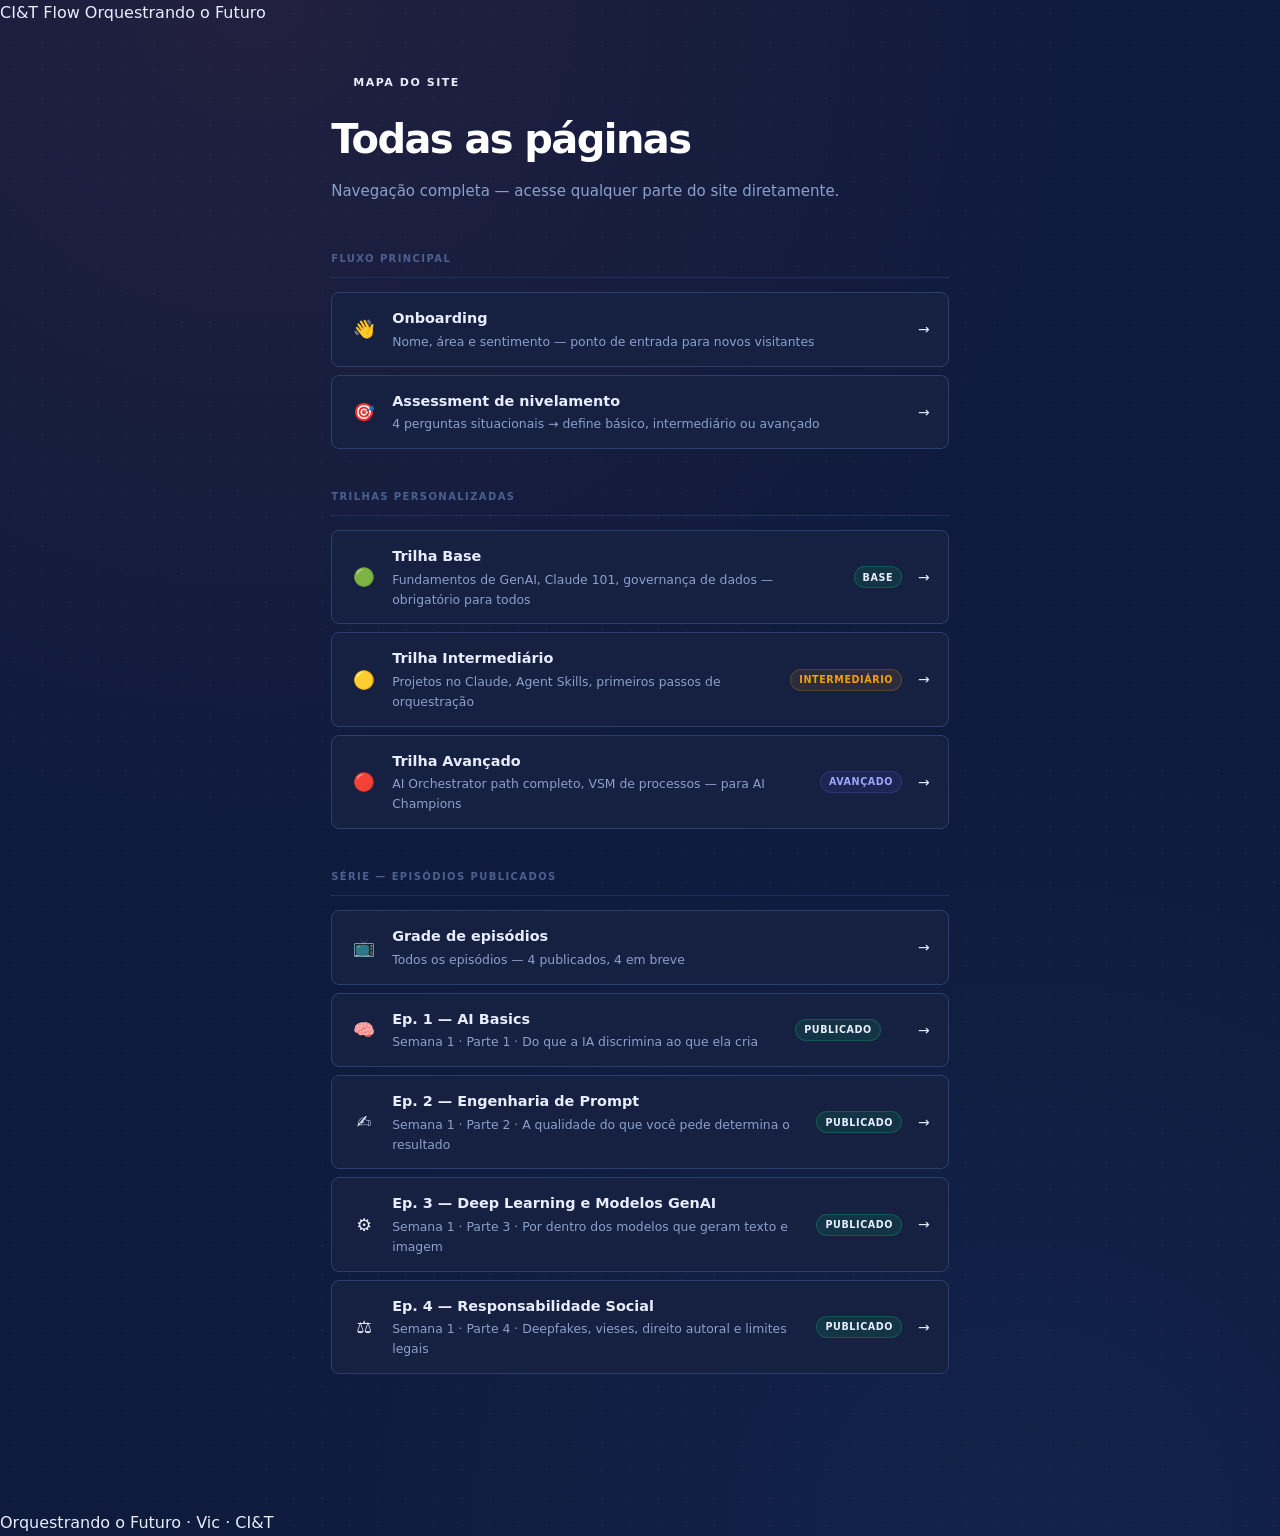
<file: nav.html>
<!DOCTYPE html>
<html lang="pt-BR">
<head>
  <meta charset="UTF-8">
  <meta name="viewport" content="width=device-width, initial-scale=1.0">
  <title>Navegação — Orquestrando o Futuro</title>
  <link rel="preconnect" href="https://fonts.googleapis.com">
  <link rel="preconnect" href="https://fonts.gstatic.com" crossorigin>
  <link href="https://fonts.googleapis.com/css2?family=Inter:ital,opsz,wght@0,14..32,300..900;1,14..32,300..900&display=swap" rel="stylesheet">
  <link rel="stylesheet" href="style.css">
  <style>
    .nav-page { max-width: 720px; margin: 0 auto; padding: 3rem 4vw 6rem; }
    .nav-eyebrow {
      font-size: 0.6875rem; font-weight: 700; letter-spacing: 0.14em;
      text-transform: uppercase; color: var(--cit-green);
      display: flex; align-items: center; gap: 0.5rem; margin-bottom: 1rem;
    }
    .nav-eyebrow::before { content: ''; display: inline-block; width: 14px; height: 2px; background: var(--cit-green); border-radius: 1px; }
    .nav-title { font-size: clamp(1.75rem, 4vw, 2.5rem); font-weight: 900; letter-spacing: -0.04em; color: #fff; margin-bottom: 0.5rem; }
    .nav-subtitle { font-size: 0.9375rem; color: var(--text-muted); margin-bottom: 3rem; line-height: 1.6; }

    .nav-group { margin-bottom: 2.5rem; }
    .nav-group-label {
      font-size: 0.625rem; font-weight: 700; letter-spacing: 0.14em;
      text-transform: uppercase; color: var(--text-dim);
      margin-bottom: 0.875rem; padding-bottom: 0.625rem;
      border-bottom: 1px solid var(--border-dim);
    }
    .nav-links { display: flex; flex-direction: column; gap: 0.5rem; }
    .nav-link {
      display: flex; align-items: center; justify-content: space-between;
      padding: 0.875rem 1.125rem;
      background: var(--bg-card); border: 1px solid var(--border);
      border-radius: var(--radius);
      text-decoration: none; color: var(--text);
      transition: border-color 0.15s, transform 0.12s;
      gap: 1rem;
    }
    .nav-link:hover { border-color: var(--cit-green); transform: translateX(3px); }
    .nav-link-left { display: flex; align-items: center; gap: 0.875rem; }
    .nav-link-icon { font-size: 1.1rem; width: 28px; text-align: center; flex-shrink: 0; }
    .nav-link-title { font-size: 0.9rem; font-weight: 600; color: var(--text); }
    .nav-link-desc { font-size: 0.775rem; color: var(--text-muted); margin-top: 0.1rem; }
    .nav-link-arrow { color: var(--cit-green); font-size: 0.875rem; flex-shrink: 0; }

    .nav-badge {
      font-size: 0.6rem; font-weight: 700; letter-spacing: 0.06em;
      text-transform: uppercase; padding: 0.15rem 0.5rem;
      border-radius: var(--radius-pill); flex-shrink: 0;
    }
    .badge-green  { background: rgba(0,232,122,0.1);  color: var(--cit-green); border: 1px solid rgba(0,232,122,0.2); }
    .badge-yellow { background: rgba(245,158,11,0.1); color: #f59e0b; border: 1px solid rgba(245,158,11,0.2); }
    .badge-indigo { background: rgba(99,102,241,0.1); color: #9ea3fb; border: 1px solid rgba(99,102,241,0.2); }
    .badge-dim    { background: rgba(255,255,255,0.05); color: var(--text-dim); border: 1px solid var(--border-dim); }
  </style>
</head>
<body>
  <header class="site-header">
    <div class="site-logo">
      <span class="logo-mark">
        <span class="brand-cit">CI&amp;T</span>
        <span class="brand-dot"></span>
        <span class="brand-flow">Flow</span>
      </span>
      Orquestrando o Futuro
    </div>
  </header>

  <div class="nav-page">
    <p class="nav-eyebrow">Mapa do site</p>
    <h1 class="nav-title">Todas as páginas</h1>
    <p class="nav-subtitle">Navegação completa — acesse qualquer parte do site diretamente.</p>

    <div class="nav-group">
      <p class="nav-group-label">Fluxo principal</p>
      <div class="nav-links">
        <a class="nav-link" href="onboarding.html">
          <div class="nav-link-left">
            <span class="nav-link-icon">👋</span>
            <div>
              <p class="nav-link-title">Onboarding</p>
              <p class="nav-link-desc">Nome, área e sentimento — ponto de entrada para novos visitantes</p>
            </div>
          </div>
          <span class="nav-link-arrow">→</span>
        </a>
        <a class="nav-link" href="assessment.html">
          <div class="nav-link-left">
            <span class="nav-link-icon">🎯</span>
            <div>
              <p class="nav-link-title">Assessment de nivelamento</p>
              <p class="nav-link-desc">4 perguntas situacionais → define básico, intermediário ou avançado</p>
            </div>
          </div>
          <span class="nav-link-arrow">→</span>
        </a>
      </div>
    </div>

    <div class="nav-group">
      <p class="nav-group-label">Trilhas personalizadas</p>
      <div class="nav-links">
        <a class="nav-link" href="trilha.html?nivel=basico">
          <div class="nav-link-left">
            <span class="nav-link-icon">🟢</span>
            <div>
              <p class="nav-link-title">Trilha Base</p>
              <p class="nav-link-desc">Fundamentos de GenAI, Claude 101, governança de dados — obrigatório para todos</p>
            </div>
          </div>
          <span class="nav-badge badge-green">Base</span>
          <span class="nav-link-arrow">→</span>
        </a>
        <a class="nav-link" href="trilha.html?nivel=intermediario">
          <div class="nav-link-left">
            <span class="nav-link-icon">🟡</span>
            <div>
              <p class="nav-link-title">Trilha Intermediário</p>
              <p class="nav-link-desc">Projetos no Claude, Agent Skills, primeiros passos de orquestração</p>
            </div>
          </div>
          <span class="nav-badge badge-yellow">Intermediário</span>
          <span class="nav-link-arrow">→</span>
        </a>
        <a class="nav-link" href="trilha.html?nivel=avancado">
          <div class="nav-link-left">
            <span class="nav-link-icon">🔴</span>
            <div>
              <p class="nav-link-title">Trilha Avançado</p>
              <p class="nav-link-desc">AI Orchestrator path completo, VSM de processos — para AI Champions</p>
            </div>
          </div>
          <span class="nav-badge badge-indigo">Avançado</span>
          <span class="nav-link-arrow">→</span>
        </a>
      </div>
    </div>

    <div class="nav-group">
      <p class="nav-group-label">Série — Episódios publicados</p>
      <div class="nav-links">
        <a class="nav-link" href="index.html">
          <div class="nav-link-left">
            <span class="nav-link-icon">📺</span>
            <div>
              <p class="nav-link-title">Grade de episódios</p>
              <p class="nav-link-desc">Todos os episódios — 4 publicados, 4 em breve</p>
            </div>
          </div>
          <span class="nav-link-arrow">→</span>
        </a>
        <a class="nav-link" href="episode.html?ep=ai-basics">
          <div class="nav-link-left">
            <span class="nav-link-icon">🧠</span>
            <div>
              <p class="nav-link-title">Ep. 1 — AI Basics</p>
              <p class="nav-link-desc">Semana 1 · Parte 1 · Do que a IA discrimina ao que ela cria</p>
            </div>
          </div>
          <span class="nav-badge badge-green">Publicado</span>
          <span class="nav-link-arrow">→</span>
        </a>
        <a class="nav-link" href="episode.html?ep=engenharia-de-prompt">
          <div class="nav-link-left">
            <span class="nav-link-icon">✍️</span>
            <div>
              <p class="nav-link-title">Ep. 2 — Engenharia de Prompt</p>
              <p class="nav-link-desc">Semana 1 · Parte 2 · A qualidade do que você pede determina o resultado</p>
            </div>
          </div>
          <span class="nav-badge badge-green">Publicado</span>
          <span class="nav-link-arrow">→</span>
        </a>
        <a class="nav-link" href="episode.html?ep=deep-learning-e-modelos-genai">
          <div class="nav-link-left">
            <span class="nav-link-icon">⚙️</span>
            <div>
              <p class="nav-link-title">Ep. 3 — Deep Learning e Modelos GenAI</p>
              <p class="nav-link-desc">Semana 1 · Parte 3 · Por dentro dos modelos que geram texto e imagem</p>
            </div>
          </div>
          <span class="nav-badge badge-green">Publicado</span>
          <span class="nav-link-arrow">→</span>
        </a>
        <a class="nav-link" href="episode.html?ep=responsabilidade-social">
          <div class="nav-link-left">
            <span class="nav-link-icon">⚖️</span>
            <div>
              <p class="nav-link-title">Ep. 4 — Responsabilidade Social</p>
              <p class="nav-link-desc">Semana 1 · Parte 4 · Deepfakes, vieses, direito autoral e limites legais</p>
            </div>
          </div>
          <span class="nav-badge badge-green">Publicado</span>
          <span class="nav-link-arrow">→</span>
        </a>
      </div>
    </div>

  </div>

  <footer>
    <p>Orquestrando o Futuro · Vic · CI&amp;T</p>
  </footer>
</body>
</html>
</file>
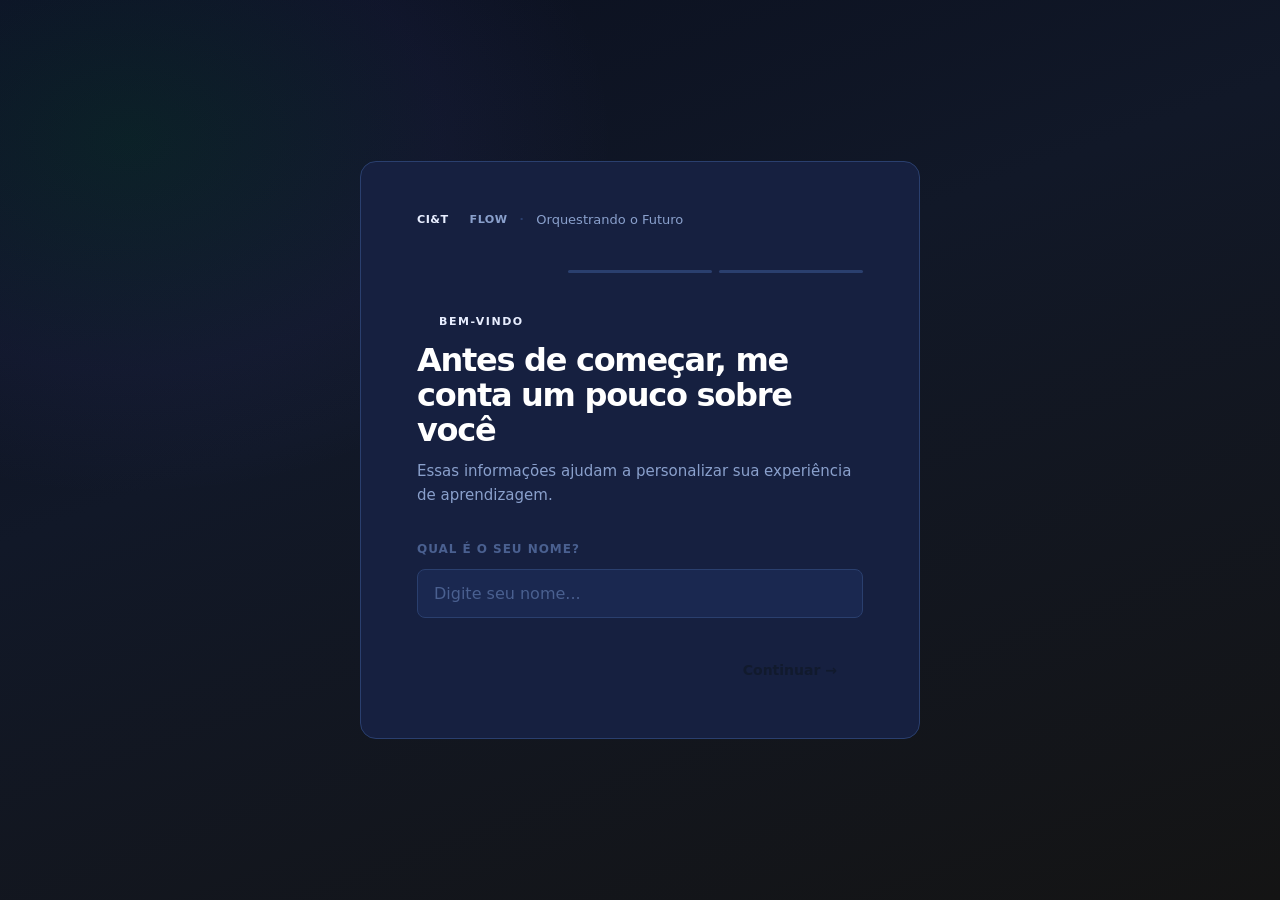
<file: onboarding.html>
<!DOCTYPE html>
<html lang="pt-BR">
<head>
  <meta charset="UTF-8">
  <meta name="viewport" content="width=device-width, initial-scale=1.0">
  <title>Bem-vindo — Orquestrando o Futuro</title>
  <link rel="preconnect" href="https://fonts.googleapis.com">
  <link rel="preconnect" href="https://fonts.gstatic.com" crossorigin>
  <link href="https://fonts.googleapis.com/css2?family=Inter:ital,opsz,wght@0,14..32,300..900;1,14..32,300..900&display=swap" rel="stylesheet">
  <link rel="stylesheet" href="style.css">
  <style>
    .onboarding-wrap {
      min-height: 100vh;
      display: flex;
      align-items: center;
      justify-content: center;
      padding: 2rem 4vw;
      background: linear-gradient(160deg, #0a0f1e 0%, #111828 40%, #141414 100%);
      position: relative;
      overflow: hidden;
    }
    .onboarding-wrap::before {
      content: '';
      position: absolute;
      top: -100px; left: -80px;
      width: 700px; height: 600px;
      background: radial-gradient(ellipse at 30% 40%,
        rgba(0,232,122,0.07) 0%,
        rgba(99,102,241,0.05) 45%,
        transparent 70%);
      pointer-events: none;
    }
    .onboarding-card {
      background: var(--bg-card);
      border: 1px solid var(--border);
      border-radius: 16px;
      padding: 3rem 3.5rem;
      max-width: 560px;
      width: 100%;
      position: relative;
      z-index: 1;
    }
    .onboarding-logo {
      display: flex;
      align-items: center;
      gap: 0.5rem;
      font-size: 0.7rem;
      font-weight: 800;
      letter-spacing: 0.04em;
      text-transform: uppercase;
      margin-bottom: 2.5rem;
    }
    .onboarding-logo .brand-cit  { color: var(--cit-green); }
    .onboarding-logo .brand-dot  {
      width: 5px; height: 5px;
      background: var(--indigo);
      border-radius: 50%;
    }
    .onboarding-logo .brand-flow { color: var(--text-muted); }
    .onboarding-logo .sep { color: var(--border); margin: 0 0.25rem; }
    .onboarding-logo .series-name { color: var(--text-muted); font-weight: 500; text-transform: none; letter-spacing: 0; font-size: 0.8125rem; }

    .step-indicator {
      display: flex;
      gap: 0.4rem;
      margin-bottom: 2.5rem;
    }
    .step-dot {
      height: 3px;
      border-radius: 2px;
      flex: 1;
      background: var(--border);
      transition: background 0.3s;
    }
    .step-dot.active { background: var(--cit-green); }

    .onboarding-eyebrow {
      font-size: 0.6875rem;
      font-weight: 700;
      letter-spacing: 0.14em;
      text-transform: uppercase;
      color: var(--cit-green);
      margin-bottom: 0.75rem;
      display: flex;
      align-items: center;
      gap: 0.5rem;
    }
    .onboarding-eyebrow::before {
      content: '';
      display: inline-block;
      width: 14px; height: 2px;
      background: var(--cit-green);
      border-radius: 1px;
    }

    .onboarding-title {
      font-size: clamp(1.5rem, 4vw, 2rem);
      font-weight: 900;
      letter-spacing: -0.04em;
      line-height: 1.1;
      color: #fff;
      margin-bottom: 0.625rem;
    }
    .onboarding-subtitle {
      font-size: 0.9375rem;
      color: var(--text-muted);
      line-height: 1.65;
      margin-bottom: 2rem;
    }

    /* Steps */
    .onboarding-step { display: none; }
    .onboarding-step.active { display: block; }

    /* Input */
    .field-label {
      display: block;
      font-size: 0.75rem;
      font-weight: 700;
      letter-spacing: 0.08em;
      text-transform: uppercase;
      color: var(--text-dim);
      margin-bottom: 0.625rem;
    }
    .field-input {
      width: 100%;
      background: var(--bg-card-2);
      border: 1px solid var(--border);
      border-radius: var(--radius);
      padding: 0.875rem 1rem;
      font-family: var(--font);
      font-size: 1rem;
      font-weight: 500;
      color: var(--text);
      outline: none;
      transition: border-color 0.15s, box-shadow 0.15s;
    }
    .field-input::placeholder { color: var(--text-dim); }
    .field-input:focus {
      border-color: var(--cit-green);
      box-shadow: 0 0 0 3px rgba(0,232,122,0.1);
    }

    /* Option cards — area & mood */
    .option-grid {
      display: grid;
      gap: 0.75rem;
      margin-bottom: 0.5rem;
    }
    .option-grid.cols-2 { grid-template-columns: 1fr 1fr; }
    .option-grid.cols-1 { grid-template-columns: 1fr; }

    .option-card {
      background: var(--bg-card-2);
      border: 1px solid var(--border);
      border-radius: var(--radius);
      padding: 1rem 1.125rem;
      cursor: pointer;
      transition: border-color 0.15s, background 0.15s;
      display: flex;
      align-items: flex-start;
      gap: 0.75rem;
    }
    .option-card:hover { border-color: rgba(0,232,122,0.4); background: var(--bg-hover); }
    .option-card.selected {
      border-color: var(--cit-green);
      background: rgba(0,232,122,0.06);
    }
    .option-icon {
      font-size: 1.25rem;
      flex-shrink: 0;
      margin-top: 0.1rem;
    }
    .option-text {}
    .option-name {
      font-size: 0.875rem;
      font-weight: 700;
      color: var(--text);
      line-height: 1.25;
      margin-bottom: 0.2rem;
    }
    .option-desc {
      font-size: 0.775rem;
      color: var(--text-muted);
      line-height: 1.4;
    }

    .nav-row {
      display: flex;
      justify-content: space-between;
      align-items: center;
      margin-top: 2rem;
      gap: 1rem;
    }
    .btn-back {
      background: none;
      border: none;
      color: var(--text-muted);
      font-size: 0.875rem;
      font-weight: 600;
      cursor: pointer;
      padding: 0.5rem 0;
      transition: color 0.15s;
    }
    .btn-back:hover { color: var(--text); }
    .btn-next {
      display: inline-flex;
      align-items: center;
      gap: 0.5rem;
      background: var(--cit-green);
      color: #0a0f0a;
      font-size: 0.875rem;
      font-weight: 700;
      padding: 0.75rem 1.625rem;
      border-radius: var(--radius);
      border: none;
      cursor: pointer;
      transition: background 0.15s, transform 0.12s, opacity 0.15s;
    }
    .btn-next:hover:not(:disabled) { background: var(--cit-green-dim); transform: translateY(-1px); }
    .btn-next:disabled { opacity: 0.35; cursor: not-allowed; }

    @media (max-width: 600px) {
      .onboarding-card { padding: 2rem 1.5rem; }
      .option-grid.cols-2 { grid-template-columns: 1fr; }
    }
  </style>
</head>
<body>

<div class="onboarding-wrap">
  <div class="onboarding-card">

    <div class="onboarding-logo">
      <span class="brand-cit">CI&amp;T</span>
      <span class="brand-dot"></span>
      <span class="brand-flow">Flow</span>
      <span class="sep">·</span>
      <span class="series-name">Orquestrando o Futuro</span>
    </div>

    <div class="step-indicator" id="step-indicator">
      <div class="step-dot active" id="dot-0"></div>
      <div class="step-dot" id="dot-1"></div>
      <div class="step-dot" id="dot-2"></div>
    </div>

    <!-- Step 0: Nome -->
    <div class="onboarding-step active" id="step-0">
      <p class="onboarding-eyebrow">Bem-vindo</p>
      <h1 class="onboarding-title">Antes de começar, me conta um pouco sobre você</h1>
      <p class="onboarding-subtitle">Essas informações ajudam a personalizar sua experiência de aprendizagem.</p>
      <label class="field-label" for="input-name">Qual é o seu nome?</label>
      <input class="field-input" id="input-name" type="text" placeholder="Digite seu nome..." autocomplete="off" />
      <div class="nav-row">
        <span></span>
        <button class="btn-next" id="btn-step0" disabled onclick="goStep(1)">Continuar →</button>
      </div>
    </div>

    <!-- Step 1: Área -->
    <div class="onboarding-step" id="step-1">
      <p class="onboarding-eyebrow">Sua área</p>
      <h1 class="onboarding-title">Em qual área você atua?</h1>
      <p class="onboarding-subtitle">Vamos conectar os conceitos de IA com os desafios do seu dia a dia.</p>
      <div class="option-grid cols-2" id="area-options">
        <div class="option-card" data-value="talent-acquisition" onclick="selectOption(this,'area')">
          <span class="option-icon">🎯</span>
          <div class="option-text">
            <p class="option-name">Talent Acquisition</p>
            <p class="option-desc">R&S, triagem, shortlist, candidatos</p>
          </div>
        </div>
        <div class="option-card" data-value="business-partner" onclick="selectOption(this,'area')">
          <span class="option-icon">🤝</span>
          <div class="option-text">
            <p class="option-name">Business Partner</p>
            <p class="option-desc">Performance, retenção, movimentação</p>
          </div>
        </div>
        <div class="option-card" data-value="people-services" onclick="selectOption(this,'area')">
          <span class="option-icon">⚙️</span>
          <div class="option-text">
            <p class="option-name">People Services</p>
            <p class="option-desc">Payroll, benefícios, Oracle/ADP</p>
          </div>
        </div>
        <div class="option-card" data-value="learning" onclick="selectOption(this,'area')">
          <span class="option-icon">📚</span>
          <div class="option-text">
            <p class="option-name">Learning &amp; Engagement</p>
            <p class="option-desc">L&D, trilhas, engajamento, plataformas</p>
          </div>
        </div>
        <div class="option-card" data-value="comms" onclick="selectOption(this,'area')">
          <span class="option-icon">📢</span>
          <div class="option-text">
            <p class="option-name">Comms &amp; ESG</p>
            <p class="option-desc">Comunicação interna, cultura, Bondy</p>
          </div>
        </div>
        <div class="option-card" data-value="executive" onclick="selectOption(this,'area')">
          <span class="option-icon">🏆</span>
          <div class="option-text">
            <p class="option-name">Executive Mastery</p>
            <p class="option-desc">Líderes de alto impacto, Executive Assessment</p>
          </div>
        </div>
      </div>
      <div class="nav-row">
        <button class="btn-back" onclick="goStep(0)">← Voltar</button>
        <button class="btn-next" id="btn-step1" disabled onclick="goStep(2)">Continuar →</button>
      </div>
    </div>

    <!-- Step 2: Sentimento -->
    <div class="onboarding-step" id="step-2">
      <p class="onboarding-eyebrow">Momento atual</p>
      <h1 class="onboarding-title" id="mood-title">Como você está chegando nessa jornada?</h1>
      <p class="onboarding-subtitle">Sem resposta certa ou errada — só queremos entender como receber você da melhor forma.</p>
      <div class="option-grid cols-1" id="mood-options">
        <div class="option-card" data-value="animado" onclick="selectOption(this,'mood')">
          <span class="option-icon">🚀</span>
          <div class="option-text">
            <p class="option-name">Animado e curioso</p>
            <p class="option-desc">Quero entender tudo e já começo a imaginar como aplicar no meu trabalho.</p>
          </div>
        </div>
        <div class="option-card" data-value="cauteloso" onclick="selectOption(this,'mood')">
          <span class="option-icon">🧭</span>
          <div class="option-text">
            <p class="option-name">Cauteloso e explorando</p>
            <p class="option-desc">Ainda tenho dúvidas sobre o que a IA realmente pode fazer — quero entender antes de opinar.</p>
          </div>
        </div>
        <div class="option-card" data-value="receoso" onclick="selectOption(this,'mood')">
          <span class="option-icon">😬</span>
          <div class="option-text">
            <p class="option-name">Um pouco receoso</p>
            <p class="option-desc">Tenho minhas dúvidas sobre impacto no meu papel. Preciso entender melhor.</p>
          </div>
        </div>
        <div class="option-card" data-value="pragmatico" onclick="selectOption(this,'mood')">
          <span class="option-icon">⚡</span>
          <div class="option-text">
            <p class="option-name">Pragmático e focado</p>
            <p class="option-desc">Não preciso de teoria — quero o que funciona na prática, agora.</p>
          </div>
        </div>
      </div>
      <div class="nav-row">
        <button class="btn-back" onclick="goStep(1)">← Voltar</button>
        <button class="btn-next" id="btn-step2" disabled onclick="finishOnboarding()">Começar →</button>
      </div>
    </div>

  </div>
</div>

<script>
  const state = { name: '', area: '', mood: '' };

  // Name input watcher
  const nameInput = document.getElementById('input-name');
  nameInput.addEventListener('input', () => {
    state.name = nameInput.value.trim();
    document.getElementById('btn-step0').disabled = !state.name;
  });
  nameInput.addEventListener('keydown', e => {
    if (e.key === 'Enter' && state.name) goStep(1);
  });

  function selectOption(el, group) {
    const container = el.closest('.option-grid');
    container.querySelectorAll('.option-card').forEach(c => c.classList.remove('selected'));
    el.classList.add('selected');
    state[group] = el.dataset.value;
    if (group === 'area') document.getElementById('btn-step1').disabled = false;
    if (group === 'mood') document.getElementById('btn-step2').disabled = false;
  }

  function goStep(n) {
    document.querySelectorAll('.onboarding-step').forEach(s => s.classList.remove('active'));
    document.getElementById('step-' + n).classList.add('active');
    document.querySelectorAll('.step-dot').forEach((d, i) => {
      d.classList.toggle('active', i <= n);
    });
    if (n === 2 && state.name) {
      document.getElementById('mood-title').textContent =
        state.name + ', como você está chegando nessa jornada?';
    }
  }

  function finishOnboarding() {
    sessionStorage.setItem('of_user', JSON.stringify(state));
    window.location.href = 'assessment.html';
  }
</script>
</body>
</html>
</file>
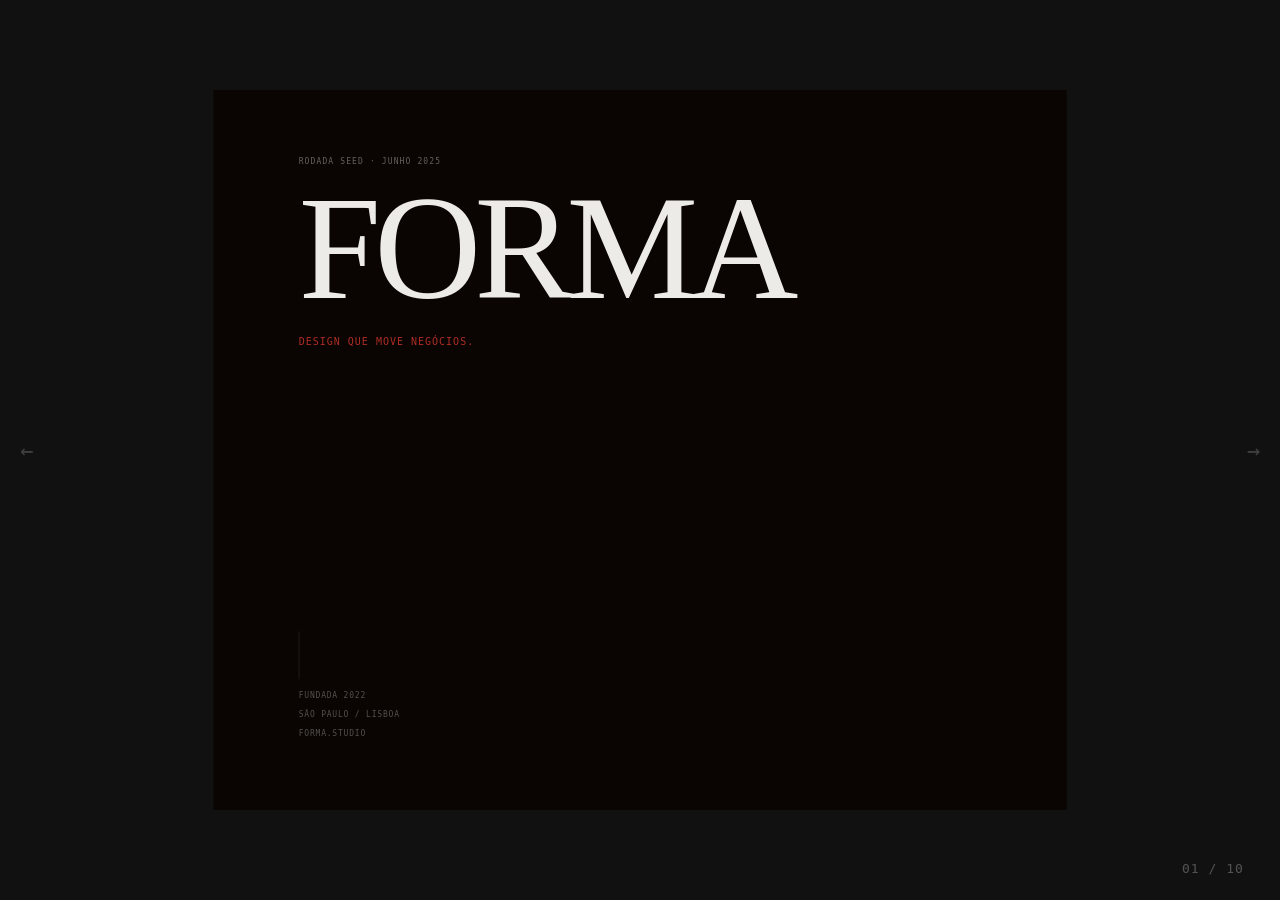
<file: pitch-deck.html>
<!doctype html>
<html lang="pt-BR">
<head>
<meta charset="UTF-8">
<title>FORMA Studio — Seed Round 2025</title>
<style>
:root {
  --ink:      oklch(12% 0.018 60);
  --ink-deep: oklch(6%  0.010 55);
  --cream:    oklch(94% 0.006 75);
  --paper:    oklch(97% 0.004 80);
  --muted-lt: oklch(55% 0.014 68);
  --border-lt: color-mix(in oklch, var(--ink) 10%, transparent);
  --border-dk: color-mix(in oklch, var(--cream) 10%, transparent);
  --accent:   oklch(50% 0.168 28);

  --serif: 'Iowan Old Style', 'Charter', Georgia, 'Times New Roman', serif;
  --sans:  -apple-system, BlinkMacSystemFont, 'Helvetica Neue', Helvetica, sans-serif;
  --mono:  ui-monospace, 'JetBrains Mono', 'IBM Plex Mono', Menlo, monospace;
}

*, *::before, *::after { box-sizing: border-box; margin: 0; padding: 0; }
html, body { width: 100%; height: 100%; overflow: hidden; background: #111; -webkit-font-smoothing: antialiased; }

#stage {
  position: fixed; inset: 0;
  display: flex; align-items: center; justify-content: center;
}
#deck {
  position: relative;
  width: 1920px; height: 1080px;
  transform-origin: center center;
  overflow: hidden;
}

.slide {
  position: absolute; inset: 0;
  width: 1920px; height: 1080px;
  display: none; overflow: hidden;
}
.slide.active { display: flex; }
.dk { background: var(--ink);      color: var(--cream); }
.lt { background: var(--paper);    color: var(--ink);   }
.xdk { background: var(--ink-deep); color: var(--cream); }

#counter {
  position: fixed; bottom: 24px; right: 36px;
  font-family: var(--mono); font-size: 13px; letter-spacing: 0.08em;
  color: color-mix(in oklch, var(--cream) 30%, transparent);
  z-index: 100; pointer-events: none;
}
.nav-btn {
  position: fixed; top: 50%; transform: translateY(-50%);
  background: transparent; border: none; cursor: pointer;
  color: color-mix(in oklch, var(--cream) 22%, transparent);
  font-family: var(--mono); font-size: 22px; padding: 20px 16px; z-index: 100;
  transition: color .18s;
}
.nav-btn:hover { color: color-mix(in oklch, var(--cream) 60%, transparent); }
#btn-prev { left: 4px; }
#btn-next { right: 4px; }

/* Shared primitives */
.pad { padding: 100px 128px; }
.eyebrow {
  display: block; font-family: var(--mono); font-size: 12px;
  letter-spacing: 0.14em; text-transform: uppercase;
  color: color-mix(in oklch, currentColor 40%, transparent);
  margin-bottom: 28px;
}
.eyebrow-accent { color: var(--accent); }
.rule-h { border: 0; border-top: 1px solid; opacity: .1; }

/* ── SLIDE 01 · CAPA ── */
.s01 { flex-direction: column; justify-content: space-between; }
.s01 .logotype {
  font-family: var(--serif); font-size: 222px; line-height: .86;
  letter-spacing: -.045em; font-weight: 400; color: var(--cream);
}
.s01 .tagline {
  font-family: var(--mono); font-size: 15px; letter-spacing: .1em;
  text-transform: uppercase; color: var(--accent); margin-top: 36px;
}
.s01 .bottom {
  display: flex; justify-content: space-between; align-items: flex-end;
}
.s01 .meta-block {
  font-family: var(--mono); font-size: 12px; letter-spacing: .1em;
  text-transform: uppercase; line-height: 2.4;
  color: color-mix(in oklch, var(--cream) 32%, transparent);
}
.s01 .rule-v {
  width: 1px; height: 72px; margin-bottom: 10px;
  background: color-mix(in oklch, var(--cream) 14%, transparent);
}

/* ── SLIDE 02 · VISÃO ── */
.s02 { flex-direction: row; }
.s02 .col-l {
  width: 340px; flex-shrink: 0;
  padding: 100px 60px 100px 128px;
  border-right: 1px solid var(--border-lt);
  display: flex; flex-direction: column; justify-content: space-between;
}
.s02 .col-r {
  flex: 1; padding: 100px 128px 100px 80px;
  display: flex; flex-direction: column; justify-content: center;
}
.s02 .manifesto {
  font-family: var(--serif); font-size: 42px; line-height: 1.26;
  letter-spacing: -.015em; font-weight: 400;
}
.s02 .manifesto::first-letter {
  font-size: 138px; line-height: .8;
  float: left; margin-right: 14px; margin-top: 4px;
  color: var(--accent); font-family: var(--serif);
}
.s02 .sub {
  font-family: var(--sans); font-size: 18px; line-height: 1.68;
  color: var(--muted-lt); margin-top: 44px; max-width: 44ch;
}
.s02 .aside {
  font-family: var(--sans); font-size: 14px; line-height: 1.7;
  color: var(--muted-lt);
}

/* ── SLIDE 03 · MERCADO ── */
.s03 { flex-direction: column; }
.s03 .top {
  padding: 80px 128px 44px;
  border-bottom: 1px solid var(--border-lt);
  display: flex; justify-content: space-between; align-items: flex-end;
}
.s03 .top-h {
  font-family: var(--serif); font-size: 48px; letter-spacing: -.02em;
  font-weight: 400; margin-top: 12px;
}
.s03 .top-note {
  font-family: var(--sans); font-size: 14px; line-height: 1.65;
  color: var(--muted-lt); max-width: 32ch; text-align: right;
}
.s03 .mkt-grid {
  flex: 1; display: grid; grid-template-columns: repeat(3,1fr);
}
.s03 .cell {
  padding: 60px 80px;
  border-right: 1px solid var(--border-lt);
  display: flex; flex-direction: column; justify-content: space-between;
}
.s03 .cell:last-child { border-right: none; }
.s03 .big {
  font-family: var(--serif); font-size: 104px; line-height: .88;
  letter-spacing: -.04em; font-weight: 400;
}
.s03 .unit {
  font-family: var(--mono); font-size: 28px; color: var(--muted-lt);
}
.s03 .desc {
  font-family: var(--sans); font-size: 15px; line-height: 1.55;
  color: var(--muted-lt); margin-top: 16px; max-width: 30ch;
}
.s03 .tag {
  font-family: var(--mono); font-size: 11px; letter-spacing: .12em;
  text-transform: uppercase; color: var(--accent);
}

/* ── SLIDE 04 · INTERLÚDIO ── */
.s04 { flex-direction: column; justify-content: flex-end; position: relative; }
.s04 .bg-grid {
  position: absolute; inset: 0; pointer-events: none;
  background-image:
    linear-gradient(color-mix(in oklch, var(--cream) 4%, transparent) 1px, transparent 1px),
    linear-gradient(90deg, color-mix(in oklch, var(--cream) 4%, transparent) 1px, transparent 1px);
  background-size: 96px 96px;
}
.s04 .glow {
  position: absolute; inset: 0; pointer-events: none;
  background: radial-gradient(ellipse 70% 55% at 65% 38%, color-mix(in oklch, var(--accent) 12%, transparent), transparent 72%);
}
.s04 .statement {
  position: relative; padding: 80px 128px;
  font-family: var(--serif); font-size: 80px; line-height: 1.08;
  letter-spacing: -.028em; font-weight: 400; max-width: 18ch;
}
.s04 .vert-label {
  position: absolute; top: 80px; right: 128px;
  font-family: var(--mono); font-size: 11px; letter-spacing: .14em;
  text-transform: uppercase;
  color: color-mix(in oklch, var(--cream) 22%, transparent);
  writing-mode: vertical-rl; transform: rotate(180deg);
}

/* ── SLIDE 05 · PRODUTO ── */
.s05 { flex-direction: row; }
.s05 .col-main {
  flex: 1; padding: 100px 80px 100px 128px;
  display: flex; flex-direction: column; justify-content: center;
}
.s05 .col-detail {
  width: 540px; flex-shrink: 0;
  padding: 100px 128px 100px 64px;
  border-left: 1px solid var(--border-lt);
  display: flex; flex-direction: column; justify-content: space-between;
}
.s05 .prod-h {
  font-family: var(--serif); font-size: 80px; line-height: .98;
  letter-spacing: -.03em; font-weight: 400; margin-top: 20px;
}
.s05 .prod-desc {
  font-family: var(--sans); font-size: 18px; line-height: 1.68;
  color: var(--muted-lt); margin-top: 36px; max-width: 40ch;
}
.s05 .svc-list { list-style: none; }
.s05 .svc-list li {
  padding: 20px 0; border-top: 1px solid var(--border-lt);
  font-family: var(--sans); font-size: 15px; color: var(--muted-lt);
  display: flex; justify-content: space-between; align-items: center;
}
.s05 .svc-list li span {
  font-family: var(--mono); font-size: 11px; letter-spacing: .1em;
  text-transform: uppercase; color: var(--accent);
}
.s05 .foot-note {
  font-family: var(--sans); font-size: 13px; color: var(--muted-lt);
  line-height: 1.65; padding-top: 24px;
  border-top: 1px solid var(--border-lt);
}

/* ── SLIDE 06 · TRAÇÃO ── */
.s06 { flex-direction: column; }
.s06 .top {
  padding: 72px 128px 40px;
  border-bottom: 1px solid var(--border-dk);
  display: flex; justify-content: space-between; align-items: center;
}
.s06 .stats-row {
  flex: 1; display: grid; grid-template-columns: repeat(3,1fr);
}
.s06 .stat-cell {
  padding: 64px 84px;
  border-right: 1px solid var(--border-dk);
  display: flex; flex-direction: column; justify-content: space-between;
}
.s06 .stat-cell:last-child { border-right: none; }
.s06 .big-n {
  font-family: var(--serif); font-size: 136px; line-height: .86;
  letter-spacing: -.04em; font-weight: 400;
}
.s06 .unit-accent { font-family: var(--mono); font-size: 32px; color: var(--accent); }
.s06 .stat-desc {
  font-family: var(--sans); font-size: 15px; line-height: 1.58;
  color: color-mix(in oklch, var(--cream) 42%, transparent); max-width: 28ch;
  margin-top: 16px;
}

/* ── SLIDE 07 · DEPOIMENTO ── */
.s07 { flex-direction: column; justify-content: center; position: relative; }
.s07 .huge-quote {
  position: absolute; top: -60px; left: 80px;
  font-family: var(--serif); font-size: 480px; line-height: .65;
  color: var(--accent); opacity: .07; pointer-events: none;
  letter-spacing: -.05em;
}
.s07 .accent-bar {
  width: 56px; height: 3px; background: var(--accent);
  margin: 0 128px 40px;
}
.s07 .q-text {
  font-family: var(--serif); font-size: 60px; line-height: 1.22;
  letter-spacing: -.022em; max-width: 22ch;
  padding: 0 128px; position: relative;
}
.s07 .q-attr {
  padding: 36px 128px 0; position: relative;
  font-family: var(--mono); font-size: 13px; letter-spacing: .09em;
  text-transform: uppercase;
  color: color-mix(in oklch, var(--cream) 32%, transparent);
}

/* ── SLIDE 08 · EQUIPE ── */
.s08 { flex-direction: column; }
.s08 .top {
  padding: 76px 128px 44px;
  border-bottom: 1px solid var(--border-lt);
}
.s08 .top-h {
  font-family: var(--serif); font-size: 44px; letter-spacing: -.02em;
  font-weight: 400; margin-top: 10px;
}
.s08 .team-grid {
  flex: 1; display: grid; grid-template-columns: repeat(2,1fr);
}
.s08 .member {
  padding: 52px 80px;
  border-right: 1px solid var(--border-lt);
  display: grid; grid-template-columns: 148px 1fr; gap: 44px; align-items: start;
}
.s08 .member:nth-child(even) { border-right: none; }
.s08 .avatar {
  width: 148px; height: 148px;
  background: color-mix(in oklch, var(--ink) 6%, transparent);
  border: 1px solid var(--border-lt);
  display: flex; align-items: center; justify-content: center;
  font-family: var(--serif); font-size: 44px;
  color: color-mix(in oklch, var(--ink) 22%, transparent);
}
.s08 .m-name {
  font-family: var(--serif); font-size: 38px; letter-spacing: -.02em;
  line-height: 1.08; font-weight: 400;
}
.s08 .m-role {
  display: block; font-family: var(--mono); font-size: 11px;
  letter-spacing: .1em; text-transform: uppercase;
  color: var(--accent); margin-top: 8px;
}
.s08 .m-bio {
  font-family: var(--sans); font-size: 15px; line-height: 1.62;
  color: var(--muted-lt); margin-top: 14px;
}
.s08 .team-foot {
  grid-column: 1 / -1; padding: 28px 80px;
  border-top: 1px solid var(--border-lt);
  display: flex; gap: 80px; align-items: center;
}
.s08 .team-foot span {
  font-family: var(--sans); font-size: 14px; color: var(--muted-lt);
}
.s08 .team-foot strong { color: var(--ink); }

/* ── SLIDE 09 · PEDIDO ── */
.s09 { flex-direction: row; }
.s09 .col-l {
  flex: 1; padding: 100px 80px 100px 128px;
  display: flex; flex-direction: column; justify-content: center;
  border-right: 1px solid var(--border-dk);
}
.s09 .ask-label {
  display: block; font-family: var(--mono); font-size: 12px;
  letter-spacing: .12em; text-transform: uppercase;
  color: color-mix(in oklch, var(--cream) 32%, transparent);
  margin-bottom: 20px;
}
.s09 .ask-num {
  font-family: var(--serif); font-size: 176px; line-height: .86;
  letter-spacing: -.045em; font-weight: 400;
}
.s09 .ask-sub {
  font-family: var(--mono); font-size: 15px; letter-spacing: .06em;
  color: var(--accent); margin-top: 24px;
}
.s09 .col-r {
  width: 640px; flex-shrink: 0;
  padding: 100px 128px; display: flex; flex-direction: column; justify-content: center;
}
.s09 .use-row {
  padding: 24px 0; border-top: 1px solid var(--border-dk);
  display: flex; justify-content: space-between; align-items: baseline;
}
.s09 .use-name {
  font-family: var(--sans); font-size: 16px;
  color: color-mix(in oklch, var(--cream) 68%, transparent);
}
.s09 .use-pct {
  font-family: var(--mono); font-size: 24px; letter-spacing: .02em;
}
.s09 .runway {
  margin-top: 36px; padding-top: 28px; border-top: 1px solid var(--border-dk);
  font-family: var(--sans); font-size: 14px; line-height: 1.7;
  color: color-mix(in oklch, var(--cream) 36%, transparent);
}

/* ── SLIDE 10 · CONTATO ── */
.s10 { flex-direction: column; justify-content: space-between; }
.s10 .contact-h {
  font-family: var(--serif); font-size: 198px; line-height: .84;
  letter-spacing: -.042em; font-weight: 400;
  padding: 100px 128px 0;
}
.s10 .bottom-row {
  padding: 0 128px 80px;
  display: flex; justify-content: space-between; align-items: flex-end;
}
.s10 .contact-info {
  font-family: var(--mono); font-size: 15px; letter-spacing: .05em; line-height: 2.4;
  color: color-mix(in oklch, var(--cream) 35%, transparent);
}
.s10 .contact-info .live { color: var(--cream); }
.s10 .watermark {
  font-family: var(--serif); font-size: 210px; line-height: .8;
  letter-spacing: -.04em; font-weight: 400;
  color: color-mix(in oklch, var(--cream) 4%, transparent);
}
</style>
</head>
<body>

<div id="stage">
 <div id="deck">

  <!-- 01 · CAPA -->
  <section class="slide dk s01 active" data-screen-label="01 Capa" data-od-id="s01">
   <div class="pad" style="display:flex;flex-direction:column;justify-content:space-between;height:100%;width:100%;">
    <div>
     <span class="eyebrow">Rodada Seed · Junho 2025</span>
     <div class="logotype">FORMA</div>
     <div class="tagline">Design que move negócios.</div>
    </div>
    <div class="bottom">
     <div>
      <div class="rule-v"></div>
      <div class="meta-block">
       Fundada 2022<br>
       São Paulo / Lisboa<br>
       forma.studio
      </div>
     </div>
     <div class="meta-block" style="text-align:right;">
      Confidencial<br>
      Série Seed<br>
      Junho 2025
     </div>
    </div>
   </div>
  </section>

  <!-- 02 · VISÃO -->
  <section class="slide lt s02" data-screen-label="02 Visão" data-od-id="s02">
   <div class="col-l">
    <span class="eyebrow">02 / 10 — Visão</span>
    <div class="aside">
     As melhores empresas do mundo são construídas sobre design de qualidade excepcional.<br><br>
     A maioria das empresas nunca tem acesso a esse padrão.
    </div>
   </div>
   <div class="col-r">
    <span class="eyebrow eyebrow-accent">Nossa tese</span>
    <p class="manifesto">Ótimo design não é estética. É vantagem competitiva composta.</p>
    <p class="sub">A FORMA existe para tornar acessível às empresas em crescimento o mesmo nível de rigor estratégico e craft visual que define marcas de categoria.</p>
   </div>
  </section>

  <!-- 03 · MERCADO -->
  <section class="slide lt s03" data-screen-label="03 Mercado" data-od-id="s03">
   <div class="top">
    <div>
     <span class="eyebrow eyebrow-accent" style="margin-bottom:12px;">03 / 10 — Mercado</span>
     <div class="top-h">O contexto em números.</div>
    </div>
    <div class="top-note">O design de produto saiu do centro de custos e se tornou o diferenciador primário em mercados competitivos.</div>
   </div>
   <div class="mkt-grid">
    <div class="cell">
     <div>
      <div class="big">$293<span class="unit">B</span></div>
      <div class="desc">Serviços de design global — mercado endereçável total (IBIS World, 2024)</div>
     </div>
     <div class="tag">TAM</div>
    </div>
    <div class="cell">
     <div>
      <div class="big">$10.3<span class="unit">B</span></div>
      <div class="desc">Software e serviços de design de produto, crescendo 14% ao ano (Gartner, 2024)</div>
     </div>
     <div class="tag">SAM</div>
    </div>
    <div class="cell">
     <div>
      <div class="big">$1.2<span class="unit">B</span></div>
      <div class="desc">Estúdios premium para scale-ups e fintechs na América Latina e Europa, horizonte 5 anos</div>
     </div>
     <div class="tag">SOM · 5 anos</div>
    </div>
   </div>
  </section>

  <!-- 04 · INTERLÚDIO -->
  <section class="slide xdk s04" data-screen-label="04 Interlúdio" data-od-id="s04">
   <div class="bg-grid"></div>
   <div class="glow"></div>
   <div class="vert-label">FORMA Studio · 2025</div>
   <div class="statement">Cada pixel é uma decisão de negócio.</div>
  </section>

  <!-- 05 · PRODUTO -->
  <section class="slide lt s05" data-screen-label="05 Produto" data-od-id="s05">
   <div class="col-main">
    <span class="eyebrow eyebrow-accent">05 / 10 — O que fazemos</span>
    <div class="prod-h">Estratégia.<br>Identidade.<br>Produto.</div>
    <p class="prod-desc">Somos um estúdio operando na interseção entre brand strategy e product design — entregando sistemas visuais que escalam com a empresa.</p>
   </div>
   <div class="col-detail">
    <span class="eyebrow" style="color:var(--muted-lt);">Serviços principais</span>
    <ul class="svc-list">
     <li>Brand System &amp; Identity <span>Estratégia</span></li>
     <li>Product Design (UX/UI) <span>Execução</span></li>
     <li>Design System &amp; Tokens <span>Escala</span></li>
     <li>Motion &amp; Editorial <span>Craft</span></li>
     <li>DesignOps Embarcado <span>Operação</span></li>
    </ul>
    <div class="foot-note">Clientes em Series A/B, scale-ups B2B SaaS e marcas de consumo premium na LATAM e Europa.</div>
   </div>
  </section>

  <!-- 06 · TRAÇÃO -->
  <section class="slide dk s06" data-screen-label="06 Tração" data-od-id="s06">
   <div class="top">
    <span class="eyebrow" style="margin-bottom:0;">06 / 10 — Tração</span>
    <span style="font-family:var(--mono);font-size:12px;letter-spacing:.1em;text-transform:uppercase;color:color-mix(in oklch,var(--cream) 28%,transparent);">Jan – Jun 2025</span>
   </div>
   <div class="stats-row">
    <div class="stat-cell">
     <div class="big-n">$620<span class="unit-accent">K</span></div>
     <div class="stat-desc">ARR consolidado — 24 clientes ativos em 5 países</div>
    </div>
    <div class="stat-cell">
     <div class="big-n">4.8<span class="unit-accent">×</span></div>
     <div class="stat-desc">Crescimento de receita ano-sobre-ano (Jan 24 → Jan 25)</div>
    </div>
    <div class="stat-cell">
     <div class="big-n">91<span class="unit-accent">%</span></div>
     <div class="stat-desc">Retenção de clientes. NPS médio de 72 nos últimos 12 meses</div>
    </div>
   </div>
  </section>

  <!-- 07 · DEPOIMENTO -->
  <section class="slide xdk s07" data-screen-label="07 Depoimento" data-od-id="s07">
   <div class="huge-quote">"</div>
   <div class="accent-bar"></div>
   <blockquote class="q-text">A FORMA entrega o que designers internos não conseguem: rigor e perspectiva externa ao mesmo tempo.</blockquote>
   <div class="q-attr">— Thiago Lemos, CPO · Fintech Series B, São Paulo</div>
  </section>

  <!-- 08 · EQUIPE -->
  <section class="slide lt s08" data-screen-label="08 Equipe" data-od-id="s08">
   <div class="top">
    <span class="eyebrow eyebrow-accent">08 / 10 — Equipe</span>
    <div class="top-h">Dois fundadores. Doze anos de craft.</div>
   </div>
   <div class="team-grid" style="flex:1;">
    <div class="member">
     <div class="avatar">AC</div>
     <div>
      <div class="m-name">Ana Carvalho</div>
      <span class="m-role">CEO · Estratégia e Negócios</span>
      <p class="m-bio">Ex-Head of Design na Nubank e Itaú. Formada em Comunicação Visual pela ESPM. Liderou o rebrand de três unicórnios brasileiros entre 2018 e 2022.</p>
     </div>
    </div>
    <div class="member" style="border-right:none;">
     <div class="avatar">MR</div>
     <div>
      <div class="m-name">Marco Resende</div>
      <span class="m-role">CDO · Craft e Sistemas</span>
      <p class="m-bio">Ex-Principal Designer no Figma (EMEA) e consultor da Zalando. Mestre em Interaction Design pelo RCA, Londres. Arquiteto de três sistemas de design em produção.</p>
     </div>
    </div>
    <div class="team-foot">
     <span>Time: <strong>8 pessoas</strong> (6 designers sênior, 2 estrategistas)</span>
     <span>Plano pós-seed: <strong>18 pessoas</strong> em 24 meses</span>
     <span>Advisors: ex-IDEO, Wolff Olins, Pentagram</span>
    </div>
   </div>
  </section>

  <!-- 09 · PEDIDO -->
  <section class="slide dk s09" data-screen-label="09 Pedido" data-od-id="s09">
   <div class="col-l">
    <span class="ask-label">Rodada Seed · 2025</span>
    <div class="ask-num">$1.5<span style="font-family:var(--mono);font-size:52px;vertical-align:middle;letter-spacing:-.02em;"> M</span></div>
    <div class="ask-sub">Cap $8M · SAFE pré-money · Prazo Set / 2025</div>
   </div>
   <div class="col-r">
    <span class="eyebrow" style="color:color-mix(in oklch,var(--cream) 32%,transparent);">Uso dos recursos</span>
    <div class="use-row" style="border-top:1px solid var(--border-dk);">
     <span class="use-name">Expansão de equipe (designers sênior)</span>
     <span class="use-pct">45%</span>
    </div>
    <div class="use-row">
     <span class="use-name">Go-to-market Europa (hub Lisboa)</span>
     <span class="use-pct">25%</span>
    </div>
    <div class="use-row">
     <span class="use-name">Produto proprietário (DesignOps SaaS)</span>
     <span class="use-pct">20%</span>
    </div>
    <div class="use-row">
     <span class="use-name">Infraestrutura e operações</span>
     <span class="use-pct">10%</span>
    </div>
    <div class="runway">Runway de 24 meses. Breakeven projetado em 18 meses com crescimento 3× na receita.</div>
   </div>
  </section>

  <!-- 10 · CONTATO -->
  <section class="slide xdk s10" data-screen-label="10 Contato" data-od-id="s10">
   <div class="contact-h">Vamos<br>conversar.</div>
   <div class="bottom-row">
    <div class="contact-info">
     <div><span class="live">ana@forma.studio</span></div>
     <div><span class="live">marco@forma.studio</span></div>
     <div style="margin-top:16px;">+55 11 99432-0018</div>
     <div>forma.studio &nbsp;·&nbsp; @formastudio</div>
     <div style="margin-top:16px;font-size:12px;letter-spacing:.12em;text-transform:uppercase;">São Paulo &nbsp;·&nbsp; Lisboa</div>
    </div>
    <div class="watermark">2025</div>
   </div>
  </section>

 </div>
</div>

<div id="counter">01 / 10</div>
<button class="nav-btn" id="btn-prev">←</button>
<button class="nav-btn" id="btn-next">→</button>

<script>
const slides = document.querySelectorAll('.slide');
const counter = document.getElementById('counter');
const N = slides.length;
let cur = parseInt(localStorage.getItem('forma-deck') || '0', 10);
if (cur >= N) cur = 0;

function show(i) {
  slides.forEach((s, j) => s.classList.toggle('active', j === i));
  counter.textContent = String(i + 1).padStart(2, '0') + ' / ' + String(N).padStart(2, '0');
  cur = i;
  localStorage.setItem('forma-deck', i);
}

document.getElementById('btn-prev').onclick = () => show((cur - 1 + N) % N);
document.getElementById('btn-next').onclick = () => show((cur + 1) % N);

document.addEventListener('keydown', e => {
  if (e.key === 'ArrowRight' || e.key === ' ') { e.preventDefault(); show((cur + 1) % N); }
  if (e.key === 'ArrowLeft')                    { e.preventDefault(); show((cur - 1 + N) % N); }
});

function scale() {
  const deck = document.getElementById('deck');
  const s = Math.min(window.innerWidth / 1920, window.innerHeight / 1080);
  deck.style.transform = 'scale(' + s + ')';
}
window.addEventListener('resize', scale);
scale();
show(cur);
</script>
</body>
</html>
</file>
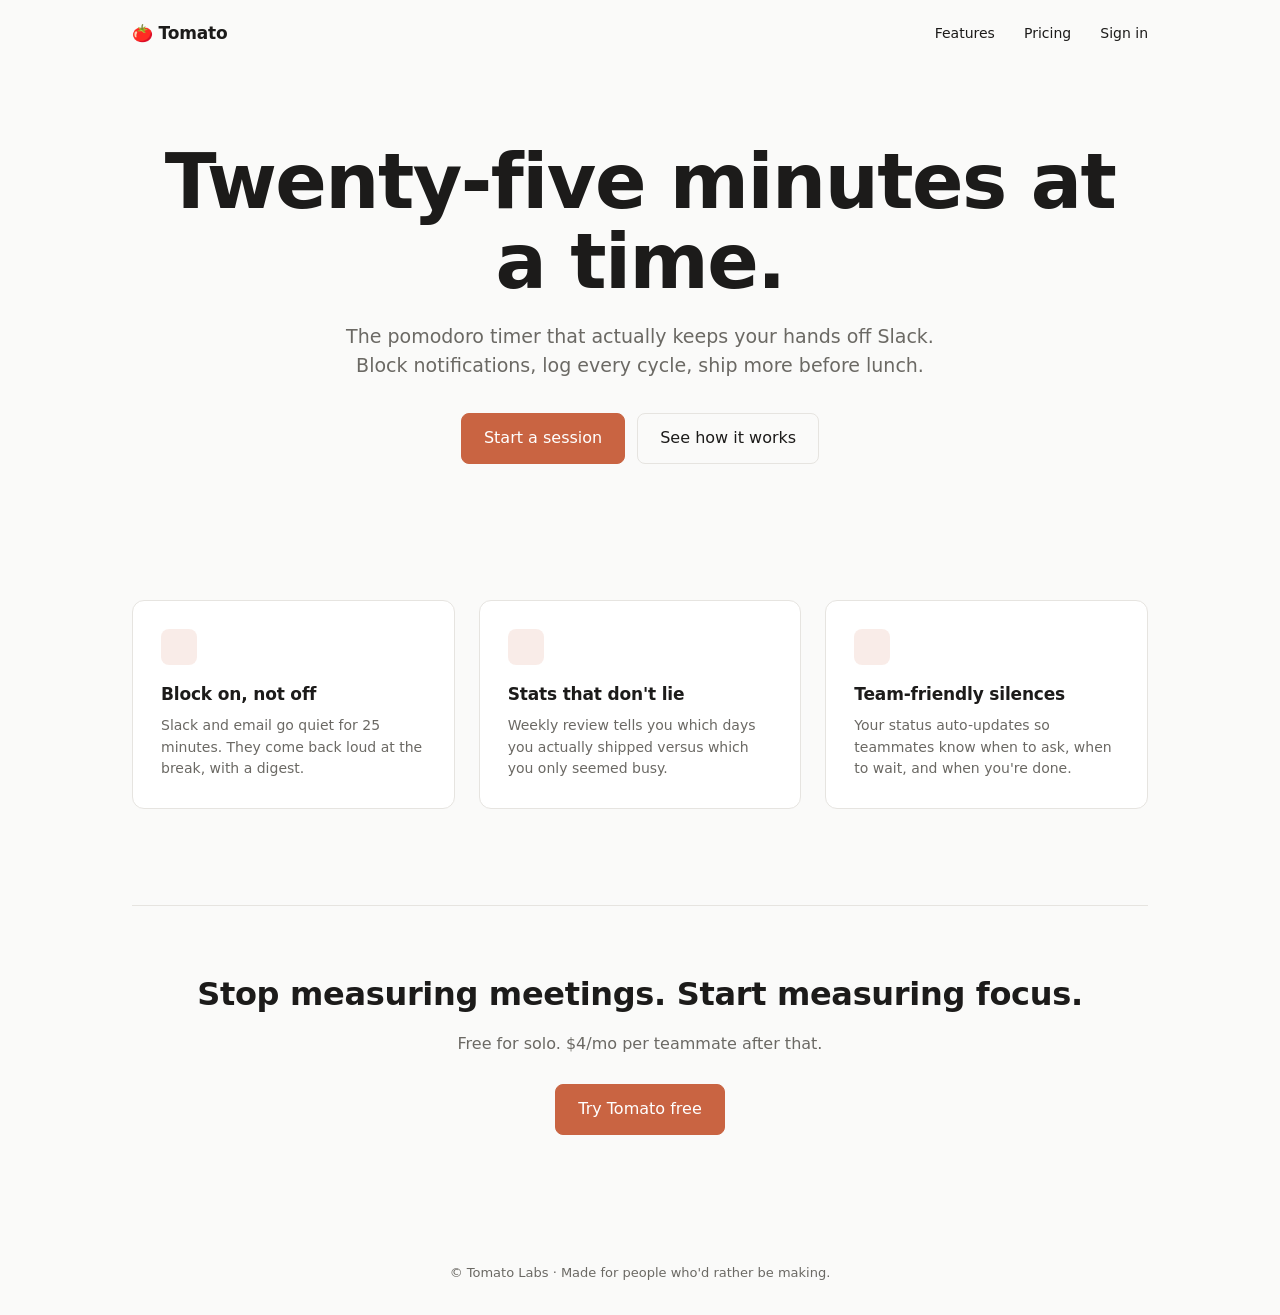
<file: .od-skills/web-prototype-c888c955c3/example.html>
<!doctype html>
<html lang="en">
<head>
  <meta charset="utf-8" />
  <meta name="viewport" content="width=device-width, initial-scale=1" />
  <title>Tomato — focused work timer</title>
  <style>
    :root {
      --bg: #fafaf9; --fg: #1c1b1a; --muted: #6b6964; --border: #e6e4e0;
      --accent: #c96442; --surface: #ffffff;
    }
    * { box-sizing: border-box; }
    body { margin: 0; background: var(--bg); color: var(--fg); font: 16px/1.55 -apple-system, system-ui, sans-serif; }
    header, main, footer { max-width: 1080px; margin: 0 auto; padding: 0 32px; }
    header { display: flex; justify-content: space-between; align-items: center; padding-top: 20px; }
    .logo { font-weight: 600; font-size: 17px; letter-spacing: -0.01em; }
    nav a { color: var(--fg); text-decoration: none; margin-left: 24px; font-size: 14px; }
    nav a:hover { color: var(--accent); }
    .hero { padding: 96px 0 80px; text-align: center; }
    .hero h1 { font-size: clamp(44px, 6vw, 76px); line-height: 1.05; letter-spacing: -0.02em; margin: 0 0 20px; max-width: 18ch; margin-inline: auto; }
    .hero p { color: var(--muted); font-size: 19px; max-width: 52ch; margin: 0 auto 32px; }
    .cta { display: inline-flex; gap: 12px; }
    button { font: inherit; cursor: pointer; padding: 12px 22px; border-radius: 8px; }
    .btn-primary { background: var(--accent); color: white; border: 1px solid var(--accent); font-weight: 500; }
    .btn-secondary { background: transparent; color: var(--fg); border: 1px solid var(--border); }
    .features { display: grid; grid-template-columns: repeat(3, 1fr); gap: 24px; padding: 56px 0 96px; }
    @media (max-width: 720px) { .features { grid-template-columns: 1fr; } }
    .feature { padding: 28px; background: var(--surface); border: 1px solid var(--border); border-radius: 12px; }
    .feature .icon { width: 36px; height: 36px; border-radius: 8px; background: var(--accent); margin-bottom: 16px; opacity: 0.12; }
    .feature h3 { margin: 0 0 8px; font-size: 17px; letter-spacing: -0.01em; }
    .feature p { margin: 0; color: var(--muted); font-size: 14px; }
    .closing { padding: 64px 0 96px; text-align: center; border-top: 1px solid var(--border); }
    .closing h2 { font-size: 32px; margin: 0 0 12px; letter-spacing: -0.01em; }
    .closing p { color: var(--muted); margin: 0 0 28px; }
    footer { padding: 32px; color: var(--muted); font-size: 13px; text-align: center; }
  </style>
</head>
<body>
  <header data-od-id="topnav">
    <span class="logo">🍅 Tomato</span>
    <nav>
      <a href="#features">Features</a>
      <a href="#pricing">Pricing</a>
      <a href="#login">Sign in</a>
    </nav>
  </header>
  <main>
    <section class="hero" data-od-id="hero">
      <h1>Twenty-five minutes at a time.</h1>
      <p>The pomodoro timer that actually keeps your hands off Slack. Block notifications, log every cycle, ship more before lunch.</p>
      <div class="cta">
        <button class="btn-primary">Start a session</button>
        <button class="btn-secondary">See how it works</button>
      </div>
    </section>
    <section class="features" id="features">
      <div class="feature" data-od-id="feature-block">
        <div class="icon"></div>
        <h3>Block on, not off</h3>
        <p>Slack and email go quiet for 25 minutes. They come back loud at the break, with a digest.</p>
      </div>
      <div class="feature" data-od-id="feature-stats">
        <div class="icon"></div>
        <h3>Stats that don't lie</h3>
        <p>Weekly review tells you which days you actually shipped versus which you only seemed busy.</p>
      </div>
      <div class="feature" data-od-id="feature-team">
        <div class="icon"></div>
        <h3>Team-friendly silences</h3>
        <p>Your status auto-updates so teammates know when to ask, when to wait, and when you're done.</p>
      </div>
    </section>
    <section class="closing" data-od-id="closing">
      <h2>Stop measuring meetings. Start measuring focus.</h2>
      <p>Free for solo. $4/mo per teammate after that.</p>
      <button class="btn-primary">Try Tomato free</button>
    </section>
  </main>
  <footer>© Tomato Labs · Made for people who'd rather be making.</footer>
</body>
</html>
</file>
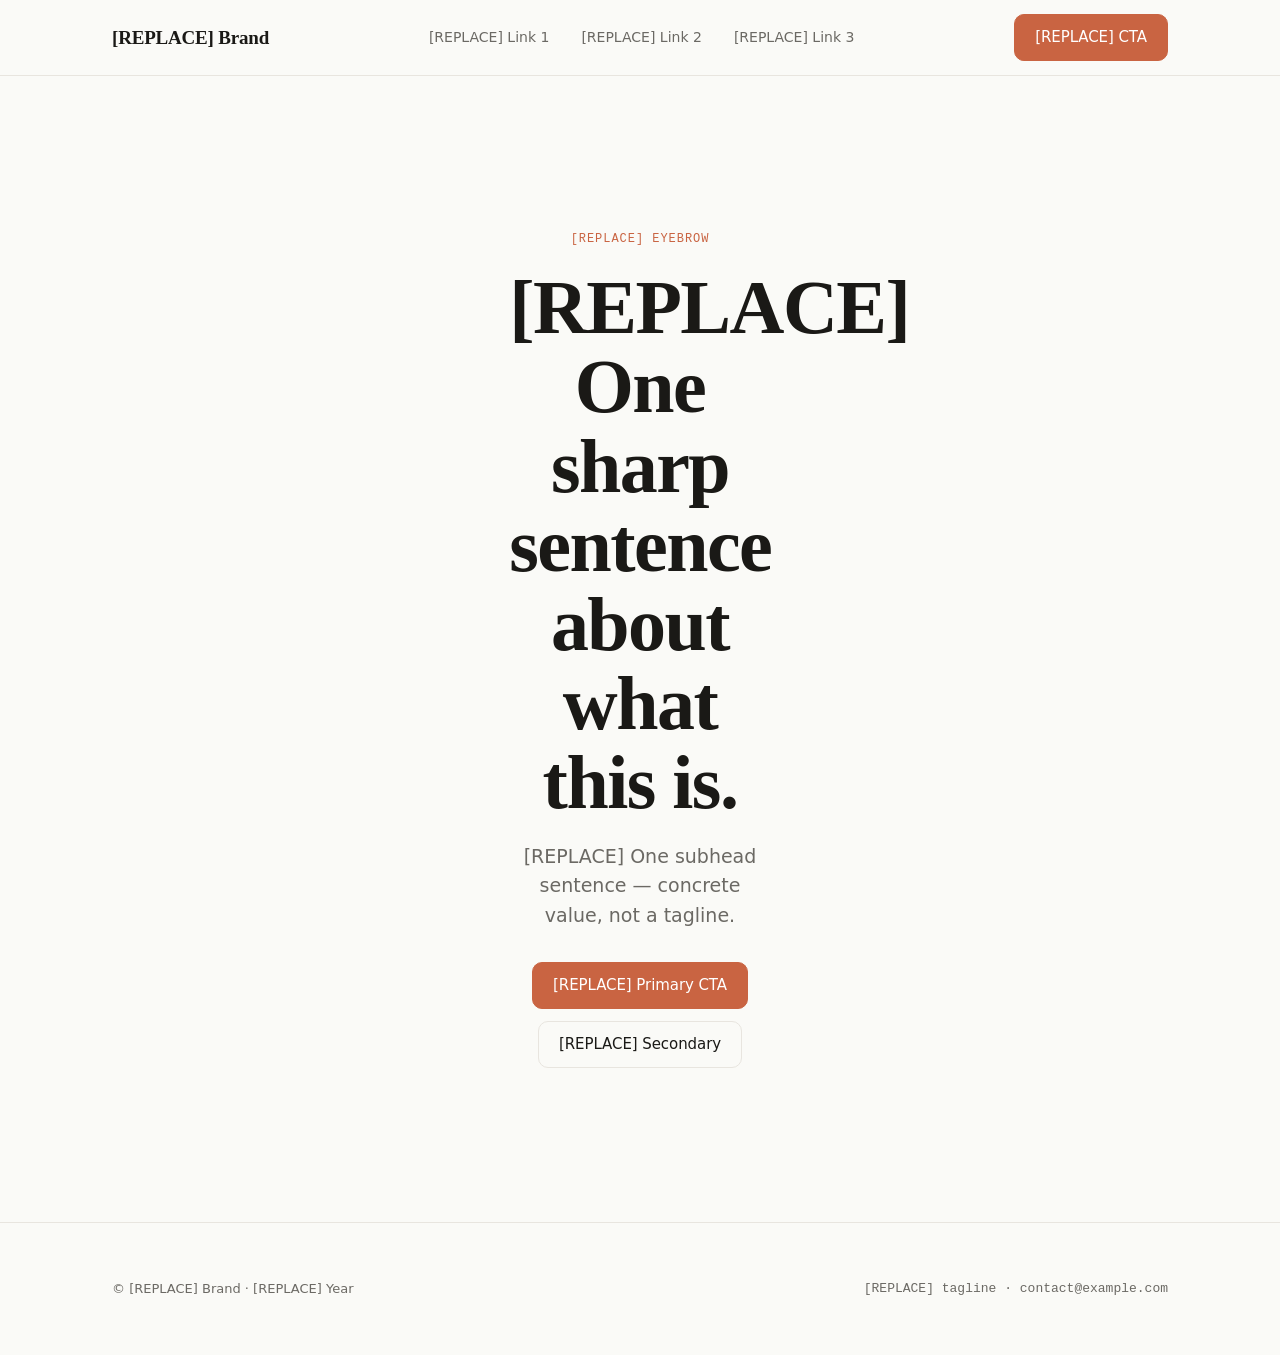
<file: .od-skills/web-prototype-c888c955c3/assets/template.html>
<!doctype html>
<!--
  OD web-prototype seed.

  Copy this file to <project>/index.html, then fill `<main id="content">` by
  pasting blocks from `references/layouts.md`. Every class referenced in
  layouts.md is defined here — DO NOT remove unused ones unless you also
  remove their callers, and DO NOT invent new global classes (use inline
  style="…" for one-off tweaks).

  Theme tokens at the top of `<style>` are the *only* place to set palette
  and type. They map cleanly onto a DESIGN.md — when an active design system
  is injected, swap these six variables and everything reflows.
-->
<html lang="en">
<head>
  <meta charset="utf-8" />
  <meta name="viewport" content="width=device-width, initial-scale=1" />
  <title>[REPLACE] Page title · brand</title>
  <style>
    /* ─── tokens ─────────────────────────────────────────────────────────
       Six variables. Bind them to the active DESIGN.md and stop.
       Do not introduce raw hex anywhere else in this file. */
    :root {
      --bg:      #fafaf7;   /* page background — never #fff */
      --surface: #ffffff;   /* cards, modals, raised areas */
      --fg:      #1a1916;   /* primary text — never #000 */
      --muted:   #6b6964;   /* secondary text, captions */
      --border:  #e8e5df;   /* hairlines, dividers */
      --accent:  #c96442;   /* one accent — used at most 2× per screen */

      /* derived — do not change */
      --accent-soft: color-mix(in oklch, var(--accent) 14%, transparent);
      --fg-soft:     color-mix(in oklch, var(--fg) 6%, transparent);

      /* type — display = serif (default), body = sans, mono for numerics */
      --font-display: 'Iowan Old Style', 'Charter', Georgia, 'Times New Roman', serif;
      --font-body:    -apple-system, BlinkMacSystemFont, 'Segoe UI', system-ui, sans-serif;
      --font-mono:    ui-monospace, 'JetBrains Mono', 'SF Mono', Menlo, monospace;

      /* scale — clamp() so it works at 1280, 1440, 1920 without media queries */
      --fs-h1: clamp(44px, 6vw, 76px);
      --fs-h2: clamp(32px, 4vw, 48px);
      --fs-h3: 22px;
      --fs-lead: 19px;
      --fs-body: 16px;
      --fs-meta: 13px;

      /* spacing — 8-point grid */
      --gap-xs: 8px;
      --gap-sm: 12px;
      --gap-md: 20px;
      --gap-lg: 32px;
      --gap-xl: 56px;
      --gap-2xl: 96px;
      --container: 1120px;
      --gutter: 32px;

      --radius: 10px;
      --radius-lg: 16px;
    }

    /* ─── reset & base ──────────────────────────────────────────────── */
    *, *::before, *::after { box-sizing: border-box; }
    html { -webkit-text-size-adjust: 100%; }
    body {
      margin: 0;
      background: var(--bg);
      color: var(--fg);
      font-family: var(--font-body);
      font-size: var(--fs-body);
      line-height: 1.55;
      text-rendering: optimizeLegibility;
      -webkit-font-smoothing: antialiased;
    }
    img, svg { display: block; max-width: 100%; }
    a { color: inherit; text-decoration: none; }
    button { font: inherit; cursor: pointer; }
    p { text-wrap: pretty; }
    h1, h2, h3, h4 { text-wrap: balance; }

    /* ─── layout primitives ─────────────────────────────────────────── */
    .container {
      max-width: var(--container);
      margin-inline: auto;
      padding-inline: var(--gutter);
    }
    .section {
      padding-block: clamp(48px, 8vw, var(--gap-2xl));
    }
    .section + .section { border-top: 1px solid var(--border); }
    .stack { display: flex; flex-direction: column; }
    .stack > * + * { margin-top: var(--gap-md); }
    .row { display: flex; align-items: center; gap: var(--gap-md); }
    .row-between { display: flex; align-items: center; justify-content: space-between; gap: var(--gap-md); }
    .grid-2 { display: grid; grid-template-columns: repeat(2, 1fr); gap: var(--gap-lg); }
    .grid-3 { display: grid; grid-template-columns: repeat(3, 1fr); gap: var(--gap-lg); }
    .grid-4 { display: grid; grid-template-columns: repeat(4, 1fr); gap: var(--gap-md); }
    .grid-2-1 { display: grid; grid-template-columns: 2fr 1fr; gap: var(--gap-xl); align-items: start; }
    .grid-1-2 { display: grid; grid-template-columns: 1fr 2fr; gap: var(--gap-xl); align-items: start; }
    @media (max-width: 920px) {
      .grid-2, .grid-3, .grid-4, .grid-2-1, .grid-1-2 { grid-template-columns: 1fr; }
    }

    /* ─── type ──────────────────────────────────────────────────────── */
    .h1, h1 { font-family: var(--font-display); font-size: var(--fs-h1); line-height: 1.04; letter-spacing: -0.02em; margin: 0; }
    .h2, h2 { font-family: var(--font-display); font-size: var(--fs-h2); line-height: 1.1; letter-spacing: -0.015em; margin: 0; }
    .h3, h3 { font-size: var(--fs-h3); font-weight: 600; line-height: 1.3; letter-spacing: -0.005em; margin: 0; }
    .lead   { font-size: var(--fs-lead); line-height: 1.55; color: var(--muted); max-width: 60ch; margin: 0; }
    .eyebrow {
      font-family: var(--font-mono);
      font-size: 12px;
      letter-spacing: 0.08em;
      text-transform: uppercase;
      color: var(--accent);
      margin: 0 0 var(--gap-md);
    }
    .meta { font-family: var(--font-mono); font-size: var(--fs-meta); color: var(--muted); }
    .num  { font-family: var(--font-mono); font-variant-numeric: tabular-nums; }

    /* ─── chrome: nav + footer ──────────────────────────────────────── */
    .topnav {
      position: sticky; top: 0; z-index: 10;
      background: color-mix(in oklch, var(--bg) 92%, transparent);
      backdrop-filter: blur(12px);
      border-bottom: 1px solid var(--border);
    }
    .topnav-inner { display: flex; align-items: center; justify-content: space-between; padding-block: 14px; }
    .topnav .logo { font-family: var(--font-display); font-size: 19px; font-weight: 600; letter-spacing: -0.01em; }
    .topnav nav { display: flex; gap: var(--gap-lg); }
    .topnav nav a { font-size: 14px; color: var(--muted); }
    .topnav nav a:hover { color: var(--fg); }
    .pagefoot { padding-block: var(--gap-xl); color: var(--muted); font-size: 13px; border-top: 1px solid var(--border); }
    .pagefoot .row-between { flex-wrap: wrap; gap: var(--gap-md); }

    /* ─── buttons ───────────────────────────────────────────────────── */
    .btn {
      display: inline-flex; align-items: center; gap: 8px;
      padding: 11px 20px;
      border-radius: var(--radius);
      border: 1px solid transparent;
      font-size: 15px;
      font-weight: 500;
      letter-spacing: -0.005em;
      transition: transform 0.05s ease, background 0.15s ease, border-color 0.15s ease;
    }
    .btn:active { transform: translateY(1px); }
    .btn-primary { background: var(--accent); color: var(--surface); border-color: var(--accent); }
    .btn-primary:hover { background: color-mix(in oklch, var(--accent) 88%, black); }
    .btn-secondary { background: transparent; color: var(--fg); border-color: var(--border); }
    .btn-secondary:hover { border-color: var(--fg); }
    .btn-ghost { background: transparent; color: var(--fg); border-color: transparent; padding-inline: 8px; }
    .btn-ghost:hover { color: var(--accent); }
    .btn-arrow::after { content: '→'; transition: transform 0.15s ease; }
    .btn-arrow:hover::after { transform: translateX(2px); }

    /* ─── card / surface ────────────────────────────────────────────── */
    .card {
      background: var(--surface);
      border: 1px solid var(--border);
      border-radius: var(--radius-lg);
      padding: 28px;
    }
    .card-flat { background: transparent; border: 0; padding: 0; }
    .card-rule { background: transparent; border: 0; border-top: 1px solid var(--fg); padding: 24px 0 0; border-radius: 0; }

    /* ─── feature cell (icon + h3 + p) ──────────────────────────────── */
    .feature .feature-mark {
      width: 36px; height: 36px;
      display: grid; place-items: center;
      border: 1px solid var(--border);
      border-radius: 10px;
      color: var(--accent);
      margin-bottom: var(--gap-md);
    }
    .feature .feature-mark svg { width: 18px; height: 18px; }
    .feature h3 { margin-bottom: 6px; }
    .feature p  { margin: 0; color: var(--muted); font-size: 15px; }

    /* ─── stat (big number + label) ─────────────────────────────────── */
    .stat .stat-num {
      font-family: var(--font-display);
      font-size: clamp(56px, 8vw, 96px);
      line-height: 0.95;
      letter-spacing: -0.04em;
      color: var(--accent);
      font-weight: 600;
    }
    .stat .stat-label { color: var(--muted); font-size: 14px; margin-top: 8px; max-width: 24ch; }
    .stat .stat-unit  { font-size: 0.5em; opacity: 0.7; margin-left: 2px; }

    /* ─── quote / testimonial ───────────────────────────────────────── */
    .quote {
      font-family: var(--font-display);
      font-size: clamp(24px, 2.6vw, 32px);
      line-height: 1.32;
      letter-spacing: -0.01em;
      max-width: 28ch;
    }
    .quote-author { color: var(--muted); font-size: 14px; margin-top: var(--gap-md); }
    .quote-mark   {
      font-family: var(--font-display);
      font-size: 140px; line-height: 0.7;
      color: var(--accent); opacity: 0.18;
      margin-bottom: -28px;
    }

    /* ─── pill / badge / tag ────────────────────────────────────────── */
    .pill {
      display: inline-flex; align-items: center; gap: 6px;
      padding: 4px 10px;
      background: var(--accent-soft);
      color: var(--accent);
      border-radius: 999px;
      font-family: var(--font-mono);
      font-size: 11px;
      letter-spacing: 0.04em;
      text-transform: uppercase;
    }
    .tag {
      display: inline-flex; align-items: center;
      padding: 4px 10px;
      background: transparent;
      color: var(--muted);
      border: 1px solid var(--border);
      border-radius: 999px;
      font-size: 12px;
    }

    /* ─── form field ────────────────────────────────────────────────── */
    .field { display: flex; flex-direction: column; gap: 6px; }
    .field label { font-size: 13px; color: var(--muted); }
    .input, .textarea {
      width: 100%;
      padding: 11px 14px;
      border: 1px solid var(--border);
      border-radius: var(--radius);
      background: var(--surface);
      color: var(--fg);
      font: inherit;
      font-size: 15px;
    }
    .input:focus, .textarea:focus {
      outline: 2px solid var(--accent-soft);
      border-color: var(--accent);
    }
    .textarea { min-height: 96px; resize: vertical; line-height: 1.55; }

    /* ─── table (data-style, no chrome) ─────────────────────────────── */
    .ds-table { width: 100%; border-collapse: collapse; font-size: 14px; }
    .ds-table th, .ds-table td { padding: 12px 14px; text-align: left; border-bottom: 1px solid var(--border); }
    .ds-table th { color: var(--muted); font-weight: 500; font-family: var(--font-mono); font-size: 12px; letter-spacing: 0.04em; text-transform: uppercase; }
    .ds-table tbody tr:hover { background: var(--fg-soft); }
    .ds-table .num-col { font-family: var(--font-mono); font-variant-numeric: tabular-nums; text-align: right; }

    /* ─── image placeholder (DS-tinted block, never broken <img>) ──── */
    .ph-img {
      background:
        linear-gradient(135deg, var(--accent-soft), var(--fg-soft)),
        var(--surface);
      border: 1px solid var(--border);
      border-radius: var(--radius-lg);
      aspect-ratio: 16 / 10;
      display: grid; place-items: center;
      color: var(--muted);
      font-family: var(--font-mono);
      font-size: 12px;
      letter-spacing: 0.04em;
    }
    .ph-img.square    { aspect-ratio: 1 / 1; }
    .ph-img.portrait  { aspect-ratio: 3 / 4; }
    .ph-img.wide      { aspect-ratio: 16 / 9; }

    /* ─── divider ───────────────────────────────────────────────────── */
    .rule  { border: 0; border-top: 1px solid var(--border); margin: 0; }
    .rule-strong { border: 0; border-top: 1px solid var(--fg); margin: 0; }

    /* ─── hero variants used by layouts.md ──────────────────────────── */
    .hero          { padding-block: clamp(80px, 12vw, 160px); }
    .hero-center   { text-align: center; max-width: 32ch; margin-inline: auto; }
    .hero h1       { margin-bottom: var(--gap-md); }
    .hero .lead    { margin-bottom: var(--gap-lg); }
    .hero-cta      { display: inline-flex; gap: var(--gap-sm); flex-wrap: wrap; }
    .hero-center .hero-cta { justify-content: center; }
    .hero-split    { display: grid; grid-template-columns: 1fr 1fr; gap: var(--gap-2xl); align-items: center; }
    @media (max-width: 920px) { .hero-split { grid-template-columns: 1fr; } }

    /* ─── log row (newsletter, blog list, changelog) ────────────────── */
    .log-row { display: grid; grid-template-columns: 120px 1fr 100px; gap: var(--gap-lg); padding: 22px 0; border-top: 1px solid var(--border); align-items: baseline; }
    .log-row .meta { color: var(--muted); }
    .log-row h3 { font-size: 19px; }
    .log-row .pull { text-align: right; }
  </style>
</head>
<body>
  <header class="topnav" data-od-id="topnav">
    <div class="container topnav-inner">
      <span class="logo">[REPLACE] Brand</span>
      <nav>
        <a href="#">[REPLACE] Link 1</a>
        <a href="#">[REPLACE] Link 2</a>
        <a href="#">[REPLACE] Link 3</a>
      </nav>
      <button class="btn btn-primary">[REPLACE] CTA</button>
    </div>
  </header>

  <main id="content">
    <!--
      ┌─────────────────────────────────────────────────────────────────┐
      │  PASTE LAYOUTS FROM references/layouts.md HERE.                │
      │  ► Each layout block is a self-contained `<section>` —         │
      │    drop in 3–6 of them per page.                                │
      │  ► Always lead with one hero (Layout 1 or 2).                   │
      │  ► End with a CTA strip + footer (Layout 6 / footer below).     │
      └─────────────────────────────────────────────────────────────────┘
    -->
    <section class="section hero" data-od-id="hero">
      <div class="container hero-center">
        <p class="eyebrow">[REPLACE] Eyebrow</p>
        <h1>[REPLACE] One sharp sentence about what this is.</h1>
        <p class="lead">[REPLACE] One subhead sentence — concrete value, not a tagline.</p>
        <div class="hero-cta">
          <button class="btn btn-primary">[REPLACE] Primary CTA</button>
          <button class="btn btn-secondary">[REPLACE] Secondary</button>
        </div>
      </div>
    </section>
  </main>

  <footer class="pagefoot" data-od-id="footer">
    <div class="container row-between">
      <span>© [REPLACE] Brand · [REPLACE] Year</span>
      <span class="meta">[REPLACE] tagline · contact@example.com</span>
    </div>
  </footer>
</body>
</html>
</file>
<file: style.css>
/* ════════════════════════════════════════════════════════
   LearnStation.AI — Agentic HR
   ════════════════════════════════════════════════════════ */

*, *::before, *::after { box-sizing: border-box; margin: 0; padding: 0; }

:root {
  --brand-500: #FA5A50;
  --brand-rgb: 250,90,80;
  --brand-600: #e04840;
  --brand-700: #c23530;
  --indigo-400: #93c5fd;
  --indigo-500: #3b82f6;
  --indigo-600: #2563eb;
  --destructive: #f43f5e;
  --success:     #22c55e;
  --warning:     #f59e0b;
  --bg:          #0f1b3d;
  --bg-card:     #162040;
  --bg-card-2:   #1a2850;
  --bg-hover:    #1f3060;
  --border:      #2a3f6e;
  --border-dim:  #1e3060;
  --text:        #e8eeff;
  --text-muted:  #8aa0cc;
  --text-dim:    #4a6090;
  --radius:      0.5rem;
  --radius-lg:   0.75rem;
  --radius-xl:   1.25rem;
  --radius-pill: 999px;
  --font: 'DM Sans', 'Segoe UI', system-ui, sans-serif;
  --font-mono: 'DM Mono', ui-monospace, monospace;
  --sidebar-w: 76px;
  --header-h:  58px;

  /* Noise texture — subtle grain on backgrounds */
  --noise: url("data:image/svg+xml,%3Csvg viewBox='0 0 200 200' xmlns='http://www.w3.org/2000/svg'%3E%3Cfilter id='n'%3E%3CfeTurbulence type='fractalNoise' baseFrequency='0.9' numOctaves='4' stitchTiles='stitch'/%3E%3C/filter%3E%3Crect width='100%25' height='100%25' filter='url(%23n)' opacity='0.04'/%3E%3C/svg%3E");
}

html { scroll-behavior: smooth; }

/* Focus-visible global — keyboard nav sem afetar mouse */
:focus-visible {
  outline: 2px solid var(--brand-500);
  outline-offset: 2px;
  border-radius: 4px;
}

/* Cursor pointer para tudo clicável */
[role="button"], label[for], summary { cursor: pointer; }
body {
  font-family: var(--font);
  background: var(--bg);
  color: var(--text);
  line-height: 1.6;
  min-height: 100vh;
  /* Subtle dot-grid on the page background */
  background-image:
    radial-gradient(circle at 20% 0%, rgba(250,90,80,0.08) 0%, transparent 45%),
    radial-gradient(circle at 80% 100%, rgba(59,130,246,0.07) 0%, transparent 45%),
    radial-gradient(rgba(255,255,255,0.03) 1px, transparent 1px);
  background-size: auto, auto, 28px 28px;
}
a { color: inherit; text-decoration: none; }
button { font-family: var(--font); }

/* ── App shell ── */
.app-shell { display: flex; min-height: 100vh; }

/* ── Sidebar ── */
.sidebar {
  width: var(--sidebar-w); min-height: 100vh;
  background: rgba(15,27,61,0.92);
  border-right: 1px solid var(--border-dim);
  backdrop-filter: blur(16px); -webkit-backdrop-filter: blur(16px);
  display: flex; flex-direction: column; align-items: center; padding: 1rem 0;
  position: fixed; top: 0; left: 0; z-index: 50;
}
.sidebar-logo { width: 40px; height: 40px; display: flex; align-items: center; justify-content: center; margin-bottom: 1.5rem; }
.sidebar-nav  { display: flex; flex-direction: column; align-items: center; gap: 0.5rem; flex: 1; }
.sidebar-bottom { display: flex; flex-direction: column; align-items: center; gap: 0.5rem; padding-bottom: 0.5rem; }
.sidebar-btn {
  width: 44px; height: 44px; border-radius: var(--radius); border: none; background: transparent;
  color: var(--text-dim); display: flex; align-items: center; justify-content: center;
  cursor: pointer; transition: background 0.2s, color 0.2s, box-shadow 0.2s; position: relative; font-size: 1.25rem;
}
.sidebar-btn:hover { background: var(--bg-hover); color: var(--text-muted); }
.sidebar-btn.active {
  background: rgba(250,90,80,0.12); color: var(--brand-500);
  box-shadow: inset 0 0 0 1px rgba(250,90,80,0.25), 0 0 12px rgba(250,90,80,0.15);
}
.sidebar-btn .ti { font-size: 1.25rem; }
.sidebar-btn::after {
  content: attr(title); position: absolute; left: calc(100% + 12px); top: 50%; transform: translateY(-50%);
  background: var(--bg-card-2); border: 1px solid var(--border); color: var(--text);
  font-size: 0.75rem; font-weight: 500; padding: 0.3rem 0.625rem; border-radius: var(--radius);
  white-space: nowrap; pointer-events: none; opacity: 0; transition: opacity 0.15s; z-index: 100;
}
.sidebar-btn:hover::after { opacity: 1; }

/* ── Main ── */
.main-area { margin-left: var(--sidebar-w); flex: 1; display: flex; flex-direction: column; min-height: 100vh; }

/* ── Header ── */
.app-header {
  height: var(--header-h); border-bottom: 1px solid var(--border-dim);
  background: rgba(15,27,61,0.88); backdrop-filter: blur(20px) saturate(1.4); -webkit-backdrop-filter: blur(20px) saturate(1.4);
  display: flex; align-items: center; justify-content: space-between;
  padding: 0 2rem; position: sticky; top: 0; z-index: 40;
}
.app-header-left  { display: flex; align-items: center; gap: 0.75rem; }
.header-breadcrumb { display: flex; align-items: center; gap: 0.5rem; font-size: 0.8125rem; }
.header-brand { color: var(--text-dim); font-weight: 600; }
.header-sep   { color: var(--border); font-size: 0.75rem; }
.header-page  { color: var(--text); font-weight: 600; }
.app-header-right { display: flex; align-items: center; gap: 0.75rem; }

/* ── Language toggle (fixed global) ── */
#lang-toggle {
  position: fixed; top: 0.875rem; right: 1rem; z-index: 9000;
  display: flex; align-items: center; gap: 2px;
  background: rgba(14,24,52,0.85);
  border: 1px solid rgba(255,255,255,0.1);
  border-radius: var(--radius-pill);
  padding: 3px;
  backdrop-filter: blur(16px); -webkit-backdrop-filter: blur(16px);
  box-shadow: 0 8px 32px rgba(0,0,0,0.4), 0 0 0 1px rgba(255,255,255,0.04);
}
.lang-btn {
  display: flex; align-items: center; gap: 0.375rem;
  padding: 0.3rem 0.625rem;
  border: none; border-radius: calc(var(--radius-pill) - 3px);
  background: transparent; cursor: pointer;
  font-family: var(--font); font-size: 0.6875rem; font-weight: 700;
  letter-spacing: 0.06em; color: var(--text-dim);
  transition: all 0.18s; white-space: nowrap;
}
.lang-btn:hover { color: var(--text-muted); background: rgba(255,255,255,0.06); }
.lang-btn.active {
  background: var(--brand-500); color: #fff;
  box-shadow: 0 2px 8px rgba(250,90,80,0.35);
}
.lang-flag {
  display: flex; align-items: center; border-radius: 2px; overflow: hidden;
  box-shadow: 0 1px 3px rgba(0,0,0,0.4); flex-shrink: 0;
  opacity: 0.85;
}
.lang-btn.active .lang-flag { opacity: 1; }
.lang-code { line-height: 1; }
.user-chip {
  display: flex; align-items: center; gap: 0.625rem;
  padding: 0.3rem 0.75rem 0.3rem 0.3rem; border-radius: var(--radius-pill);
  background: var(--bg-card-2); border: 1px solid var(--border); cursor: pointer;
}
.user-avatar {
  width: 28px; height: 28px; border-radius: 50%;
  background: linear-gradient(135deg, var(--indigo-500) 0%, var(--brand-500) 100%);
  display: flex; align-items: center; justify-content: center; font-size: 0.75rem; color: #fff;
}
.user-name { font-size: 0.8125rem; font-weight: 600; color: var(--text); max-width: 120px; overflow: hidden; text-overflow: ellipsis; white-space: nowrap; }

/* ── Views ── */
.view { display: none; }
.view.active { display: block; }
.view-fullpage { min-height: 100vh; }
.shell-view { flex: 1; }

/* ── Badge (polymorphic) ── */
.badge { display: inline-flex; align-items: center; gap: 0.3rem; font-size: 0.7rem; font-weight: 700; letter-spacing: 0.04em; padding: 0.2rem 0.625rem; border-radius: var(--radius-pill); white-space: nowrap; }
.badge-brand   { background: rgba(250,90,80,0.12); color: var(--brand-500); border: 1px solid rgba(250,90,80,0.25); }
.badge-indigo  { background: rgba(99,102,241,0.12); color: var(--indigo-400); border: 1px solid rgba(99,102,241,0.25); }
.badge-warning { background: rgba(245,158,11,0.12); color: #f59e0b; border: 1px solid rgba(245,158,11,0.25); }
.badge-neutral { background: rgba(255,255,255,0.06); color: var(--text-dim); border: 1px solid var(--border-dim); }
.badge-sm { font-size: 0.6rem; padding: 0.15rem 0.5rem; }

/* ── Button ── */
.btn { display: inline-flex; align-items: center; justify-content: center; gap: 0.5rem; font-family: var(--font); font-weight: 600; letter-spacing: 0.01em; border: none; cursor: pointer; border-radius: var(--radius); transition: all 0.18s cubic-bezier(0.4,0,0.2,1); white-space: nowrap; }
.btn:disabled { opacity: 0.38; cursor: not-allowed; }
.btn-lg { font-size: 0.9375rem; padding: 0.75rem 1.5rem; }
.btn-md { font-size: 0.8125rem; padding: 0.55rem 1.125rem; }
.btn-sm { font-size: 0.75rem;   padding: 0.375rem 0.875rem; }
.btn-primary {
  background: var(--brand-500); color: #fff;
  box-shadow: 0 1px 0 rgba(0,0,0,0.2), inset 0 1px 0 rgba(255,255,255,0.12);
}
.btn-primary:hover:not(:disabled) { background: var(--brand-600); transform: translateY(-1px); box-shadow: 0 4px 12px rgba(250,90,80,0.35), inset 0 1px 0 rgba(255,255,255,0.1); }
.btn-primary:active:not(:disabled) { transform: translateY(0); box-shadow: none; }
.btn-secondary   { background: var(--bg-card-2); color: var(--text); border: 1px solid var(--border); }
.btn-secondary:hover:not(:disabled) { background: var(--bg-hover); border-color: var(--border); }
.btn-brand-ghost { background: rgba(250,90,80,0.08); color: var(--brand-500); border: 1px solid rgba(250,90,80,0.2); }
.btn-brand-ghost:hover:not(:disabled) { background: rgba(250,90,80,0.15); border-color: rgba(250,90,80,0.35); }
.btn-ghost { background: rgba(255,255,255,0.04); color: var(--text-muted); border: 1px solid var(--border); }
.btn-ghost:hover:not(:disabled) { background: rgba(255,255,255,0.08); color: var(--text); }
.btn-icon { width: 36px; height: 36px; padding: 0; border-radius: var(--radius); background: transparent; color: var(--text-dim); border: 1px solid var(--border); }
.btn-icon:hover { background: var(--bg-hover); color: var(--text-muted); }

/* ── Card ── */
.card { background: var(--bg-card); border: 1px solid var(--border); border-radius: var(--radius-lg); }
.card-hover { cursor: pointer; transition: border-color 0.2s, box-shadow 0.2s, transform 0.2s; }
.card-hover:hover { border-color: rgba(250,90,80,0.3); box-shadow: 0 8px 32px rgba(0,0,0,0.35), 0 0 0 1px rgba(250,90,80,0.08); transform: translateY(-2px); }

/* ── Input ── */
.input { width: 100%; background: var(--bg-card-2); border: 1px solid var(--border); border-radius: var(--radius); padding: 0.75rem 1rem; font-family: var(--font); font-size: 0.9375rem; color: var(--text); outline: none; transition: border-color 0.15s, box-shadow 0.15s; }
.input::placeholder { color: var(--text-dim); }
.input:focus { border-color: var(--brand-500); box-shadow: 0 0 0 3px rgba(250,90,80,0.1); }

/* ── Tag ── */
.tag { background: rgba(99,102,241,0.08); border: 1px solid rgba(99,102,241,0.18); color: var(--indigo-400); font-size: 0.625rem; font-weight: 600; letter-spacing: 0.04em; padding: 0.175rem 0.5rem; border-radius: var(--radius-pill); }

/* ════════════════════════════════════════════════════════
   ONBOARDING
   ════════════════════════════════════════════════════════ */

/* ── Vídeo de fundo ── */
#ob-bg-video {
  position: fixed; inset: 0; width: 100%; height: 100%;
  object-fit: cover; object-position: center;
  z-index: 0; pointer-events: none;
  opacity: 0.22; filter: brightness(0.6) saturate(0.75);
}

/* ── Aurora blobs ── */
@keyframes aurora-1 {
  0%   { transform: translate(0%,    0%)   scale(1);   }
  25%  { transform: translate(20%,  -20%)  scale(1.2); }
  50%  { transform: translate(-20%,  20%)  scale(0.8); }
  75%  { transform: translate(10%,  -10%)  scale(1.1); }
  100% { transform: translate(0%,    0%)   scale(1);   }
}
@keyframes aurora-2 {
  0%   { transform: translate(0%,    0%)   scale(1);   }
  25%  { transform: translate(-20%,  20%)  scale(1.1); }
  50%  { transform: translate(20%,  -20%)  scale(0.9); }
  75%  { transform: translate(-10%,  10%)  scale(1.2); }
  100% { transform: translate(0%,    0%)   scale(1);   }
}

#ob-aurora {
  position: fixed; inset: 0; z-index: 1; pointer-events: none; overflow: hidden;
}
#ob-aurora::before {
  content: '';
  position: absolute; top: -25%; left: 15%;
  width: min(640px, 60vw); height: min(640px, 60vw);
  border-radius: 50%;
  background: rgba(250, 90, 80, 0.18);
  filter: blur(100px);
  animation: aurora-1 22s ease-in-out infinite;
}
#ob-aurora::after {
  content: '';
  position: absolute; bottom: -25%; right: 15%;
  width: min(640px, 60vw); height: min(640px, 60vw);
  border-radius: 50%;
  background: rgba(59, 130, 246, 0.15);
  filter: blur(120px);
  animation: aurora-2 22s ease-in-out infinite;
}
.ob-aurora-mid {
  position: absolute; top: 30%; left: 40%;
  width: min(400px, 40vw); height: min(400px, 40vw);
  border-radius: 50%;
  background: rgba(99, 102, 241, 0.1);
  filter: blur(90px);
  animation: aurora-1 28s ease-in-out infinite reverse;
  pointer-events: none;
}

/* Overlay escuro sobre tudo */
#ob-canvas-overlay {
  position: fixed; inset: 0; z-index: 2; pointer-events: none;
  background: linear-gradient(
    to bottom,
    rgba(15,27,61,0.65) 0%,
    rgba(15,27,61,0.38) 50%,
    rgba(15,27,61,0.65) 100%
  );
}

/* ── Animações de entrada ── */
@keyframes ob-fade-up {
  from { opacity: 0; transform: translateY(28px); }
  to   { opacity: 1; transform: translateY(0); }
}

/* Layout: coluna única centrada, empilhado vertical */
.ob-wrap {
  min-height: 100vh; position: relative; z-index: 3;
  display: flex; flex-direction: column;
  align-items: center; justify-content: center;
  padding: 5rem clamp(1.5rem, 8vw, 10rem) 5rem;
  gap: 3.5rem;
}

/* ── Hero copy: texto centralizado ── */
.ob-hero {
  width: 100%; max-width: 680px;
  display: flex; flex-direction: column; align-items: center;
  text-align: center; gap: 0;
}
.ob-hero-eyebrow {
  display: inline-flex; align-items: center; gap: 0.625rem;
  font-size: 0.6875rem; font-weight: 700; letter-spacing: 0.2em; text-transform: uppercase;
  color: var(--brand-500); margin-bottom: 1.5rem;
  opacity: 0; animation: ob-fade-up 0.65s 0.1s ease forwards;
}
.ob-hero-eyebrow::before {
  content: ''; width: 20px; height: 1px; background: var(--brand-500); flex-shrink: 0;
}
.ob-hero-eyebrow::after {
  content: ''; width: 20px; height: 1px; background: var(--brand-500); flex-shrink: 0;
}
.ob-hero-title {
  font-size: clamp(2.25rem, 5vw, 3.75rem); font-weight: 900;
  letter-spacing: -0.04em; line-height: 1.06; color: #fff;
  margin-bottom: 1.25rem;
  opacity: 0; animation: ob-fade-up 0.75s 0.28s ease forwards;
}
.ob-hero-title em { font-style: normal; color: var(--brand-500); }
.ob-hero-desc {
  font-size: clamp(0.9375rem, 1.5vw, 1.0625rem); color: var(--text-muted);
  line-height: 1.75; max-width: 560px; margin-bottom: 2rem; font-weight: 400;
  opacity: 0; animation: ob-fade-up 0.75s 0.44s ease forwards;
}
.ob-hero-stats {
  display: flex; gap: 3rem; flex-wrap: wrap; justify-content: center;
  opacity: 0; animation: ob-fade-up 0.75s 0.58s ease forwards;
}
.ob-hero-stat-num {
  display: block; font-size: 1.75rem; font-weight: 900;
  letter-spacing: -0.05em; color: #fff; line-height: 1; margin-bottom: 0.2rem;
}
.ob-hero-stat-num span { color: var(--brand-500); }
.ob-hero-stat-label { font-size: 0.6875rem; color: var(--text-dim); font-weight: 500; letter-spacing: 0.04em; text-transform: uppercase; }

/* ── Card: centralizado, aparece depois ── */
.ob-panel {
  width: 100%; display: flex; justify-content: center;
  opacity: 0; animation: ob-fade-up 0.85s 0.88s ease forwards;
}
.ob-card {
  background: rgba(14,24,52,0.82);
  border: 1px solid rgba(255,255,255,0.08);
  border-radius: var(--radius-xl); padding: 2.75rem 2.75rem;
  width: 100%; max-width: 480px;
  box-shadow: 0 40px 100px rgba(0,0,0,0.6), 0 0 0 1px rgba(255,255,255,0.04);
  backdrop-filter: blur(32px); -webkit-backdrop-filter: blur(32px);
}

@media (max-width: 600px) {
  .ob-wrap { padding: 3.5rem 1.25rem 4rem; gap: 2.5rem; }
  .ob-card { padding: 2rem 1.5rem; }
}
.ob-logo-row { display: flex; align-items: center; gap: 0.625rem; margin-bottom: 2rem; }
.ob-logo-mark { width: 28px; height: 28px; background: var(--brand-500); border-radius: 6px; display: flex; align-items: center; justify-content: center; }
.ob-logo-text { font-size: 0.8125rem; font-weight: 700; color: var(--text); }
.ob-logo-sub  { font-size: 0.75rem; color: var(--text-dim); margin-left: 0.25rem; }
.ob-progress { display: flex; gap: 0.375rem; margin-bottom: 2rem; }
.ob-dot { height: 3px; border-radius: 2px; flex: 1; background: var(--border); transition: background 0.25s; }
.ob-dot.on { background: var(--brand-500); }
.ob-eyebrow { font-size: 0.6875rem; font-weight: 700; letter-spacing: 0.12em; text-transform: uppercase; color: var(--brand-500); margin-bottom: 0.625rem; display: flex; align-items: center; gap: 0.5rem; }
.ob-eyebrow::before { content: ''; width: 12px; height: 2px; background: var(--brand-500); border-radius: 1px; display: block; flex-shrink: 0; }
.ob-h1 { font-size: clamp(1.375rem, 3.5vw, 1.875rem); font-weight: 800; letter-spacing: -0.035em; line-height: 1.15; color: #fff; margin-bottom: 0.5rem; }
.ob-p  { font-size: 0.9rem; color: var(--text-muted); line-height: 1.65; margin-bottom: 1.5rem; }
.ob-step    { display: none; }
.ob-step.on { display: block; }
.field-label { display: block; font-size: 0.75rem; font-weight: 600; letter-spacing: 0.06em; text-transform: uppercase; color: var(--text-dim); margin-bottom: 0.5rem; }
.ob-fields { display: grid; grid-template-columns: 1fr 1fr; gap: 0.875rem; margin-bottom: 1.5rem; }
.ob-field-group { display: flex; flex-direction: column; }
@media (max-width: 480px) { .ob-fields { grid-template-columns: 1fr; } }
.opt-grid { display: grid; gap: 0.5rem; margin-bottom: 0.25rem; }
.opt-grid.cols-2 { grid-template-columns: 1fr 1fr; }
.opt-grid.cols-1 { grid-template-columns: 1fr; }
.opt-card {
  background: var(--bg-card-2); border: 1px solid var(--border);
  border-radius: var(--radius-lg); padding: 0.875rem 1rem;
  cursor: pointer; transition: border-color 0.18s, background 0.18s, transform 0.15s, box-shadow 0.18s;
  display: flex; align-items: center; gap: 0.75rem; user-select: none;
  position: relative; overflow: hidden;
}
.opt-card:hover { border-color: rgba(250,90,80,0.35); background: var(--bg-hover); transform: translateY(-1px); }
.opt-card.on {
  border-color: var(--brand-500); background: rgba(250,90,80,0.07);
  box-shadow: 0 0 0 1px rgba(250,90,80,0.2), 0 4px 16px rgba(250,90,80,0.1);
}
/* Ripple */
.opt-card .ripple {
  position: absolute; border-radius: 50%;
  background: rgba(250,90,80,0.25); transform: scale(0);
  animation: ripple-out 0.5s linear;
  pointer-events: none;
}
@keyframes ripple-out {
  to { transform: scale(4); opacity: 0; }
}
.opt-icon { font-size: 1.125rem; flex-shrink: 0; margin-top: 0.05rem; }
.opt-name { font-size: 0.875rem; font-weight: 700; color: var(--text); line-height: 1.3; margin-bottom: 0; }
.opt-desc { font-size: 0.75rem; color: var(--text-muted); line-height: 1.4; }
.ob-footer  { display: flex; justify-content: space-between; align-items: center; margin-top: 1.5rem; }
.btn-link   { background: none; border: none; color: var(--text-dim); font-size: 0.8125rem; font-weight: 500; cursor: pointer; padding: 0.25rem; transition: color 0.15s; }
.btn-link:hover { color: var(--text-muted); }

/* ════════════════════════════════════════════════════════
   ASSESSMENT
   ════════════════════════════════════════════════════════ */
.as-wrap {
  min-height: 100vh; display: flex; align-items: center; justify-content: center; padding: 2rem 1.5rem;
  background: radial-gradient(ellipse at 70% 30%, rgba(59,130,246,0.12) 0%, transparent 55%),
              radial-gradient(ellipse at 30% 70%, rgba(255,107,74,0.1) 0%, transparent 55%), var(--bg);
}
.as-card { background: var(--bg-card); border: 1px solid var(--border); border-radius: var(--radius-xl); padding: 2.5rem 3rem; max-width: 600px; width: 100%; }
.as-prog-row { display: flex; align-items: center; gap: 0.875rem; margin-bottom: 2rem; }
.as-prog-bar  { flex: 1; height: 3px; background: var(--border); border-radius: 2px; overflow: hidden; }
.as-prog-fill { height: 100%; background: linear-gradient(90deg, var(--brand-500), var(--indigo-500)); transition: width 0.4s; }
.as-prog-label { font-size: 0.75rem; font-weight: 600; color: var(--text-dim); white-space: nowrap; }
.as-eyebrow { font-size: 0.6875rem; font-weight: 700; letter-spacing: 0.12em; text-transform: uppercase; color: var(--indigo-400); margin-bottom: 0.625rem; display: flex; align-items: center; gap: 0.5rem; }
.as-eyebrow::before { content: ''; width: 8px; height: 8px; border-radius: 2px; background: var(--indigo-500); display: block; }
.as-q   { font-size: clamp(1.05rem, 2.5vw, 1.3rem); font-weight: 800; letter-spacing: -0.025em; line-height: 1.3; color: #fff; margin-bottom: 0.375rem; }
.as-ctx { font-size: 0.875rem; color: var(--text-muted); line-height: 1.6; margin-bottom: 1.5rem; }
.as-opts { display: flex; flex-direction: column; gap: 0.5rem; }
.as-opt { background: var(--bg-card-2); border: 1px solid var(--border); border-radius: var(--radius); padding: 0.9rem 1.125rem; cursor: pointer; display: flex; align-items: flex-start; gap: 0.875rem; transition: border-color 0.15s, background 0.15s, transform 0.12s; }
.as-opt:hover { border-color: rgba(99,102,241,0.4); background: var(--bg-hover); transform: translateX(2px); }
.as-opt.on    { border-color: var(--indigo-500); background: rgba(99,102,241,0.08); }
.as-letter { width: 24px; height: 24px; border-radius: 50%; flex-shrink: 0; margin-top: 0.05rem; background: var(--bg); border: 1.5px solid var(--border); display: flex; align-items: center; justify-content: center; font-size: 0.65rem; font-weight: 700; color: var(--text-dim); transition: all 0.15s; }
.as-opt.on .as-letter { background: var(--indigo-500); border-color: var(--indigo-500); color: #fff; }
.as-opt-text { font-size: 0.9rem; color: var(--text); line-height: 1.45; flex: 1; }
.as-footer { display: flex; justify-content: space-between; align-items: center; margin-top: 1.75rem; }
.as-result-wrap { padding-top: 0.5rem; }
.as-result-title { font-size: clamp(1.375rem, 3.5vw, 1.875rem); font-weight: 800; letter-spacing: -0.035em; color: #fff; margin-bottom: 0.5rem; margin-top: 0.75rem; }
.as-result-desc  { font-size: 0.9rem; color: var(--text-muted); line-height: 1.7; margin-bottom: 1.5rem; }
.as-result-btns  { display: flex; flex-direction: column; gap: 0.625rem; }

/* ════════════════════════════════════════════════════════
   PORTAL
   ════════════════════════════════════════════════════════ */
.portal-scroll { height: calc(100vh - var(--header-h)); overflow-y: auto; }
.portal-inner  { max-width: 820px; margin: 0 auto; padding: 2.5rem 2rem 5rem; }
.portal-welcome { display: flex; align-items: center; justify-content: space-between; gap: 1rem; margin-bottom: 2rem; flex-wrap: wrap; }
.portal-greeting { font-size: clamp(1.5rem, 3vw, 2rem); font-weight: 800; letter-spacing: -0.04em; color: #fff; margin-bottom: 0.3rem; line-height: 1.1; }
.portal-greeting em { font-style: normal; color: var(--brand-500); }
.portal-sub { font-size: 0.875rem; color: var(--text-muted); font-weight: 400; }
.portal-overall {
  display: flex; align-items: center; gap: 1rem;
  background: var(--bg-card); border: 1px solid var(--border); border-radius: var(--radius-lg);
  padding: 1rem 1.375rem;
  position: relative; overflow: hidden;
}
.portal-overall::before {
  content: ''; position: absolute; inset: 0;
  background: linear-gradient(135deg, rgba(250,90,80,0.05) 0%, transparent 60%);
  pointer-events: none;
}
.portal-overall-pct  { font-size: 1.875rem; font-weight: 900; letter-spacing: -0.05em; color: var(--brand-500); line-height: 1; }
.portal-overall-info { font-size: 0.75rem; color: var(--text-dim); }
.portal-overall-info strong { color: var(--text-muted); display: block; font-size: 0.8125rem; }
/* Notice banner — sem borda lateral, com glow top + grid decorativa */
.notice-banner {
  display: flex; align-items: flex-start; gap: 1rem;
  position: relative; overflow: hidden;
  background: var(--bg-card-2);
  border: 1px solid rgba(250,90,80,0.22);
  border-radius: var(--radius-xl);
  padding: 1.25rem 1.5rem;
}
.notice-banner::before {
  content: ''; position: absolute; inset: 0;
  background:
    radial-gradient(ellipse at 0% 0%, rgba(250,90,80,0.18) 0%, transparent 60%),
    radial-gradient(ellipse at 100% 100%, rgba(59,130,246,0.1) 0%, transparent 50%);
  pointer-events: none;
}
.notice-banner::after {
  content: ''; position: absolute; top: 0; left: 0; right: 0; height: 1px;
  background: linear-gradient(90deg, rgba(250,90,80,0.7) 0%, rgba(59,130,246,0.4) 60%, transparent 100%);
}
.notice-icon { font-size: 1.25rem; flex-shrink: 0; margin-top: 0.1rem; position: relative; z-index: 1; }
.notice-body { position: relative; z-index: 1; }
.notice-title { font-size: 0.75rem; font-weight: 700; color: #fff; text-transform: uppercase; letter-spacing: 0.08em; margin-bottom: 0.3rem; }
.notice-text { font-size: 0.875rem; color: var(--text-muted); line-height: 1.6; }
.notice-link { color: var(--brand-500); font-weight: 600; text-decoration: underline; text-underline-offset: 3px; text-decoration-style: dotted; transition: color 0.15s, text-decoration-style 0.15s; }
.notice-link:hover { color: #fff; text-decoration-style: solid; }

.stages { display: flex; flex-direction: column; gap: 1rem; margin-bottom: 1.5rem; }
.stage {
  border-radius: var(--radius-xl); border: 1px solid var(--border);
  background: var(--bg-card); overflow: hidden;
  transition: border-color 0.2s, box-shadow 0.2s;
}
.stage.s-active {
  border-color: rgba(250,90,80,0.3);
  box-shadow: 0 0 0 1px rgba(250,90,80,0.06), 0 4px 24px rgba(0,0,0,0.2);
}
.stage.s-locked { opacity: 0.45; pointer-events: none; }
.stage.s-done   { border-color: rgba(250,90,80,0.18); }
.stage-hd {
  display: flex; align-items: center; gap: 1rem; padding: 1.375rem 1.5rem;
  cursor: pointer; transition: background 0.18s;
}
.stage-hd:hover { background: rgba(255,255,255,0.025); }
.stage-icon {
  width: 42px; height: 42px; border-radius: var(--radius); flex-shrink: 0;
  display: flex; align-items: center; justify-content: center; font-size: 1.125rem;
  background: var(--bg-card-2); border: 1px solid var(--border); color: var(--text-dim);
  transition: all 0.2s;
}
.stage.s-active .stage-icon {
  background: rgba(250,90,80,0.1); border-color: rgba(250,90,80,0.25);
  color: var(--brand-500); box-shadow: 0 0 16px rgba(250,90,80,0.2);
}
.stage.s-done   .stage-icon { background: rgba(250,90,80,0.08); border-color: var(--brand-600); color: var(--brand-500); }
.stage-info { flex: 1; }
.stage-lbl {
  font-size: 0.625rem; font-weight: 700; letter-spacing: 0.14em;
  text-transform: uppercase; color: var(--text-dim); margin-bottom: 0.25rem;
  display: flex; align-items: center; gap: 0.4rem;
}
.stage-lbl::before { content: ''; width: 16px; height: 1px; background: currentColor; opacity: 0.5; display: block; }
.stage.s-active .stage-lbl { color: var(--brand-500); }
.stage-title    { font-size: 1rem; font-weight: 700; color: var(--text); margin-bottom: 0.15rem; letter-spacing: -0.01em; }
.stage-subtitle { font-size: 0.8rem; color: var(--text-muted); line-height: 1.4; }
.stage-right { display: flex; flex-direction: column; align-items: flex-end; gap: 0.4rem; flex-shrink: 0; }
.stage-arrow { color: var(--text-dim); font-size: 1rem; transition: transform 0.25s cubic-bezier(0.4,0,0.2,1); }
.stage.open .stage-arrow { transform: rotate(180deg); }
.stage-prog-wrap { padding: 0 1.5rem 0.75rem; }
.stage-prog-bar  { height: 3px; background: var(--border-dim); border-radius: 99px; overflow: hidden; }
.stage-prog-fill {
  height: 100%;
  background: linear-gradient(90deg, var(--brand-500) 0%, #f97316 50%, var(--indigo-400) 100%);
  background-size: 200% 100%;
  transition: width 0.6s cubic-bezier(0.4,0,0.2,1);
  animation: shimmer-bar 3s linear infinite;
}
@keyframes shimmer-bar {
  0%   { background-position: 200% center; }
  100% { background-position: -200% center; }
}
.stage-body { display: none; }
.stage.open .stage-body { display: block; }
.mod-list { padding: 0.5rem 1.25rem 1.25rem; display: flex; flex-direction: column; gap: 0.25rem; }
.mod-list-hdr {
  font-size: 0.625rem; font-weight: 700; letter-spacing: 0.12em; text-transform: uppercase;
  color: var(--text-dim); padding-bottom: 0.625rem; border-bottom: 1px solid var(--border-dim);
  margin-bottom: 0.25rem; display: flex; align-items: center; gap: 0.5rem; flex-wrap: wrap;
}

/* MOD — novo layout sem borda lateral, spotlight no hover */
.mod {
  display: flex; align-items: flex-start; gap: 0.875rem;
  padding: 0.875rem 1rem; border-radius: var(--radius-lg);
  border: 1px solid transparent;
  background: transparent;
  cursor: pointer;
  position: relative; overflow: hidden;
  transition: border-color 0.2s, background 0.2s;
}
/* spotlight que segue o mouse via CSS — ativa no hover */
.mod::before {
  content: ''; position: absolute; inset: 0; opacity: 0;
  background: radial-gradient(circle at var(--mx, 50%) var(--my, 50%), rgba(250,90,80,0.08) 0%, transparent 65%);
  transition: opacity 0.2s;
  pointer-events: none;
}
.mod:hover { border-color: rgba(250,90,80,0.18); background: rgba(255,255,255,0.02); }
.mod:hover::before { opacity: 1; }
.mod.done {
  background: rgba(250,90,80,0.025);
  border-color: rgba(250,90,80,0.1);
}
.mod.done::after {
  content: ''; position: absolute; top: 0; left: 0; right: 0; height: 1px;
  background: linear-gradient(90deg, rgba(250,90,80,0.4) 0%, transparent 70%);
}
.mod.coming { opacity: 0.4; cursor: default; pointer-events: none; }

.mod-check {
  width: 22px; height: 22px; flex-shrink: 0; margin-top: 0.05rem;
  border-radius: 50%; border: 1.5px solid var(--border);
  display: flex; align-items: center; justify-content: center;
  font-size: 0.6rem; color: transparent;
  transition: all 0.28s cubic-bezier(0.34,1.56,0.64,1);
  background: transparent;
}
.mod:hover .mod-check { border-color: rgba(250,90,80,0.5); }
.mod.done .mod-check {
  background: var(--brand-500); border-color: var(--brand-500); color: #fff;
  box-shadow: 0 0 10px rgba(250,90,80,0.45);
}
.mod-body  { flex: 1; min-width: 0; }
.mod-title { font-size: 0.875rem; font-weight: 700; color: var(--text); margin-bottom: 0.2rem; line-height: 1.3; }
.mod-desc  { font-size: 0.775rem; color: var(--text-muted); line-height: 1.5; margin-bottom: 0.5rem; }
.mod-meta  { display: flex; align-items: center; gap: 0.5rem; flex-wrap: wrap; }
.mod-dur   { font-size: 0.7rem; color: var(--text-dim); display: flex; align-items: center; gap: 0.2rem; }
.src-badge { font-size: 0.6rem; font-weight: 700; letter-spacing: 0.05em; text-transform: uppercase; padding: 0.15rem 0.5rem; border-radius: var(--radius-pill); }
.src-linkedin  { background: rgba(0,119,181,0.15); color: #60a5fa; border: 1px solid rgba(0,119,181,0.2); }
.src-anthropic { background: rgba(250,90,80,0.1); color: var(--brand-500); border: 1px solid rgba(250,90,80,0.2); }
.src-ciandt    { background: rgba(99,102,241,0.1); color: var(--indigo-400); border: 1px solid rgba(99,102,241,0.2); }
.src-interno   { background: rgba(245,158,11,0.1); color: #f59e0b; border: 1px solid rgba(245,158,11,0.2); }
.src-serie     { background: rgba(99,102,241,0.08); color: var(--indigo-400); border: 1px solid rgba(99,102,241,0.15); }
.src-coursera  { background: rgba(0,86,210,0.12); color: #60a5fa; border: 1px solid rgba(0,86,210,0.22); }
.mod-req   { font-size: 0.6rem; font-weight: 700; letter-spacing: 0.06em; text-transform: uppercase; color: #fb7185; }
.mod-opt   { font-size: 0.6rem; font-weight: 700; letter-spacing: 0.06em; text-transform: uppercase; color: #fbbf24; }

/* Filtro de módulos */
.mod-filter { display: flex; gap: 0.375rem; margin-left: auto; }
.mod-filter-btn {
  font-size: 0.6rem; font-weight: 700; letter-spacing: 0.06em; text-transform: uppercase;
  padding: 0.2rem 0.625rem; border-radius: var(--radius-pill);
  border: 1px solid var(--border-dim); background: transparent;
  color: var(--text-dim); cursor: pointer; font-family: var(--font);
  transition: all 0.15s;
}
.mod-filter-btn:hover { border-color: var(--border); color: var(--text-muted); }
.mod-filter-btn.active { border-color: var(--brand-500); color: var(--brand-500); background: rgba(250,90,80,0.07); }
.mod-actions { display: flex; flex-direction: column; align-items: flex-end; gap: 0.375rem; flex-shrink: 0; }
.mod-btn-open { font-size: 0.7rem; font-weight: 600; padding: 0.3rem 0.75rem; border-radius: var(--radius-pill); background: var(--bg); border: 1px solid var(--border); color: var(--text-muted); cursor: pointer; transition: all 0.15s; white-space: nowrap; text-decoration: none; display: inline-flex; align-items: center; gap: 0.3rem; }
.mod-btn-open:hover { border-color: var(--brand-500); color: var(--brand-500); }
.mod-btn-done { font-size: 0.7rem; font-weight: 600; padding: 0.3rem 0.75rem; border-radius: var(--radius-pill); background: transparent; border: 1px solid var(--border-dim); color: var(--text-dim); cursor: pointer; transition: all 0.15s; white-space: nowrap; }
.mod-btn-done:hover:not(.is-done) { border-color: var(--brand-500); color: var(--brand-500); background: rgba(250,90,80,0.06); }
.mod-btn-done.is-done { border-color: rgba(250,90,80,0.2); color: var(--brand-500); background: rgba(250,90,80,0.06); }
.stage-locked-msg { padding: 1.25rem 1.5rem; font-size: 0.875rem; color: var(--text-muted); border-top: 1px solid var(--border-dim); display: flex; align-items: center; gap: 0.625rem; }

/* ════════════════════════════════════════════════════════
   EPISODES GRID
   ════════════════════════════════════════════════════════ */
.ep-grid-scroll { height: calc(100vh - var(--header-h)); overflow-y: auto; }
.ep-grid-inner  { max-width: 960px; margin: 0 auto; padding: 2rem 2rem 5rem; }
.ep-grid-title  { font-size: 0.6875rem; font-weight: 700; letter-spacing: 0.12em; text-transform: uppercase; color: var(--text-dim); margin-bottom: 1.25rem; }
.ep-grid        { display: grid; grid-template-columns: repeat(auto-fill, minmax(260px, 1fr)); gap: 1rem; }
.ep-card {
  background: var(--bg-card); border: 1px solid var(--border);
  border-radius: var(--radius-xl); overflow: hidden;
  cursor: pointer; transition: border-color 0.2s, box-shadow 0.2s;
  display: flex; flex-direction: column;
  transform-style: preserve-3d; perspective: 800px;
  will-change: transform;
}
.ep-card:hover {
  border-color: rgba(250,90,80,0.35);
  box-shadow: 0 20px 48px rgba(0,0,0,0.5), 0 0 0 1px rgba(250,90,80,0.12);
}
.ep-card.locked { opacity: 0.4; cursor: default; pointer-events: none; }
.ep-thumb { height: 140px; display: flex; align-items: center; justify-content: center; font-size: 3rem; position: relative; border-bottom: 1px solid var(--border-dim); }
.ep-card:nth-child(1) .ep-thumb { background: linear-gradient(135deg,#0a1628,#0e2040,#112855); }
.ep-card:nth-child(2) .ep-thumb { background: linear-gradient(135deg,#0a1e14,#0d3020,#0a3f28); }
.ep-card:nth-child(3) .ep-thumb { background: linear-gradient(135deg,#1a1028,#261540,#301855); }
.ep-card:nth-child(4) .ep-thumb { background: linear-gradient(135deg,#281210,#3d1a18,#501e1c); }
.ep-card:nth-child(n+5) .ep-thumb { background: linear-gradient(135deg,#0e1a20,#152432,#1a2d40); }
.ep-week-badge { position: absolute; top: 0.625rem; left: 0.625rem; background: rgba(17,17,22,0.8); border: 1px solid var(--border); color: var(--text-muted); font-size: 0.6rem; font-weight: 700; letter-spacing: 0.08em; text-transform: uppercase; padding: 0.175rem 0.5rem; border-radius: var(--radius-pill); backdrop-filter: blur(4px); }
.ep-status-badge { position: absolute; top: 0.625rem; right: 0.625rem; font-size: 0.6rem; font-weight: 700; letter-spacing: 0.06em; text-transform: uppercase; padding: 0.175rem 0.5rem; border-radius: var(--radius-pill); }
.ep-status-badge.avail { background: rgba(250,90,80,0.12); color: var(--brand-500); border: 1px solid rgba(250,90,80,0.25); }
.ep-status-badge.soon  { background: rgba(255,255,255,0.06); color: var(--text-dim); border: 1px solid var(--border-dim); }
.ep-done-ring { position: absolute; bottom: 0.625rem; right: 0.625rem; width: 22px; height: 22px; border-radius: 50%; background: var(--brand-500); border: 2px solid var(--bg-card); display: flex; align-items: center; justify-content: center; font-size: 0.625rem; color: #fff; font-weight: 800; }
.ep-body { padding: 1.125rem; flex: 1; display: flex; flex-direction: column; gap: 0.375rem; }
.ep-num  { font-size: 0.625rem; font-weight: 700; letter-spacing: 0.08em; text-transform: uppercase; color: var(--brand-500); }
.ep-title   { font-size: 0.9375rem; font-weight: 700; color: var(--text); line-height: 1.3; }
.ep-tagline { font-size: 0.8rem; color: var(--text-muted); line-height: 1.45; }
.ep-tags    { display: flex; flex-wrap: wrap; gap: 0.3rem; margin-top: auto; padding-top: 0.75rem; }
.ep-cta     { display: flex; align-items: center; gap: 0.4rem; margin-top: 0.625rem; padding-top: 0.625rem; border-top: 1px solid var(--border-dim); font-size: 0.8rem; font-weight: 600; color: var(--brand-500); transition: gap 0.2s; }
.ep-card:hover .ep-cta { gap: 0.625rem; }

/* ════════════════════════════════════════════════════════
   EPISODE PAGE
   ════════════════════════════════════════════════════════ */
.ep-page-scroll { height: calc(100vh - var(--header-h)); overflow-y: auto; }
.ep-page-inner  { max-width: 720px; margin: 0 auto; padding: 2rem 2rem 6rem; }
.read-progress { position: fixed; top: 0; left: var(--sidebar-w); right: 0; height: 2px; background: linear-gradient(90deg, var(--brand-500), var(--indigo-500)); z-index: 200; transform-origin: left; transform: scaleX(0); transition: transform 0.1s linear; }
.ep-back { display: inline-flex; align-items: center; gap: 0.375rem; font-size: 0.8rem; font-weight: 500; color: var(--text-muted); background: none; border: none; padding: 0; cursor: pointer; margin-bottom: 2rem; transition: color 0.15s; font-family: var(--font); }
.ep-back:hover { color: var(--text); }
.ep-hd-eyebrow { font-size: 0.6875rem; font-weight: 700; letter-spacing: 0.12em; text-transform: uppercase; color: var(--brand-500); margin-bottom: 0.5rem; display: flex; align-items: center; gap: 0.5rem; }
.ep-hd-eyebrow::before { content: ''; width: 12px; height: 2px; background: var(--brand-500); border-radius: 1px; display: block; }
.ep-hd-title   { font-size: clamp(1.75rem, 4.5vw, 2.5rem); font-weight: 900; letter-spacing: -0.04em; line-height: 1.08; color: #fff; margin-bottom: 0.5rem; }
.ep-hd-tagline { font-size: 1rem; color: var(--text-muted); margin-bottom: 0.875rem; line-height: 1.6; }
.ep-hd-meta  { display: flex; align-items: center; gap: 0.75rem; font-size: 0.775rem; color: var(--text-dim); margin-bottom: 0.875rem; }
.ep-hd-meta .dot::before { content: '·'; margin-right: 0.75rem; }
.ep-hd-tags  { display: flex; flex-wrap: wrap; gap: 0.35rem; }
.ep-opener { margin: 1.5rem 0; }
.ep-opener-label { font-size: 0.6rem; font-weight: 700; letter-spacing: 0.12em; text-transform: uppercase; color: var(--brand-500); margin-bottom: 0.625rem; display: flex; align-items: center; gap: 0.4rem; }
.ep-opener-label .ti { font-size: 0.6rem; }
.ep-opener-embed { position: relative; aspect-ratio: 16/9; border-radius: var(--radius-lg); overflow: hidden; background: #000; border: 1px solid var(--border); }
.ep-opener-embed iframe { position: absolute; inset: 0; width: 100%; height: 100%; border: none; }
.ep-intro { font-size: 1rem; line-height: 1.85; color: var(--text-muted); padding: 1.5rem 0; border-top: 1px solid var(--border); border-bottom: 1px solid var(--border); margin-bottom: 2.5rem; }
.ep-sec { margin-bottom: 2.5rem; }
.ep-sec-title { font-size: 1rem; font-weight: 700; letter-spacing: -0.015em; margin-bottom: 0.75rem; color: var(--text); }
.ep-sec-body  { font-size: 0.95rem; color: var(--text-muted); line-height: 1.85; }
.ep-sec-insight    { border-left: 3px solid var(--brand-500); padding-left: 1.25rem; }
.ep-sec-definition { background: var(--bg-card-2); border: 1px solid var(--border); border-radius: var(--radius-lg); padding: 1.375rem 1.5rem; }
.ep-sec-reflection .ep-sec-title { font-size: 0.75rem; font-weight: 700; letter-spacing: 0.1em; text-transform: uppercase; color: var(--text-dim); }
.ep-sec-highlight  { background: linear-gradient(135deg, rgba(250,90,80,0.07) 0%, rgba(99,102,241,0.05) 100%); border: 1px solid rgba(250,90,80,0.18); border-radius: var(--radius-lg); padding: 1.75rem 2rem; text-align: center; }
.ep-sec-highlight .ep-sec-body  { font-size: 1.15rem; font-weight: 600; color: var(--text); font-style: italic; line-height: 1.55; }
.ep-sec-highlight .ep-sec-title { display: none; }
.concept-list  { list-style: none; display: flex; flex-direction: column; gap: 0.75rem; margin-top: 0.875rem; }
.concept-item  { background: var(--bg-card-2); border: 1px solid var(--border); border-radius: var(--radius); padding: 0.875rem 1.125rem; display: flex; gap: 0.875rem; align-items: flex-start; }
.concept-item::before { content: ''; width: 6px; height: 6px; border-radius: 50%; background: var(--brand-500); flex-shrink: 0; margin-top: 0.4rem; }
.concept-term  { font-weight: 700; font-size: 0.875rem; margin-bottom: 0.2rem; color: var(--text); }
.concept-desc  { font-size: 0.85rem; color: var(--text-muted); line-height: 1.6; }
.stats-grid    { display: grid; grid-template-columns: repeat(auto-fill, minmax(150px, 1fr)); gap: 0.875rem; margin-top: 0.875rem; }
.stat-card     { background: var(--bg-card-2); border: 1px solid var(--border); border-radius: var(--radius); padding: 1rem 1.125rem; }
.stat-num      { font-size: 1.625rem; font-weight: 900; letter-spacing: -0.04em; color: var(--brand-500); line-height: 1; margin-bottom: 0.25rem; }
.stat-label    { font-size: 0.775rem; color: var(--text-muted); line-height: 1.4; }
.video-grid    { display: grid; grid-template-columns: repeat(auto-fill, minmax(200px, 1fr)); gap: 0.875rem; margin-top: 0.875rem; }
.video-card    { background: var(--bg-card-2); border: 1px solid var(--border); border-radius: var(--radius); overflow: hidden; text-decoration: none; display: flex; flex-direction: column; transition: border-color 0.18s, transform 0.18s; }
.video-card:hover { border-color: var(--brand-500); transform: translateY(-2px); }
.video-thumb   { position: relative; aspect-ratio: 16/9; background: #111; overflow: hidden; }
.video-thumb img { width: 100%; height: 100%; object-fit: cover; opacity: 0.85; transition: opacity 0.2s; }
.video-card:hover .video-thumb img { opacity: 1; }
.video-play    { position: absolute; inset: 0; display: flex; align-items: center; justify-content: center; }
.video-play span { width: 36px; height: 36px; border-radius: 50%; background: rgba(0,0,0,0.65); border: 2px solid rgba(255,255,255,0.7); display: flex; align-items: center; justify-content: center; font-size: 0.8rem; padding-left: 2px; color: #fff; transition: all 0.18s; }
.video-card:hover .video-play span { background: var(--brand-500); border-color: var(--brand-500); color: #fff; }
.video-info    { padding: 0.75rem; flex: 1; display: flex; flex-direction: column; gap: 0.25rem; }
.video-channel { font-size: 0.6rem; font-weight: 700; letter-spacing: 0.08em; text-transform: uppercase; color: var(--indigo-400); }
.video-title   { font-size: 0.8rem; font-weight: 600; color: var(--text); line-height: 1.35; }
.video-dur     { font-size: 0.7rem; color: var(--text-dim); margin-top: auto; padding-top: 0.25rem; }
.checkpoint    { background: linear-gradient(135deg, rgba(99,102,241,0.06) 0%, rgba(250,90,80,0.04) 100%); border: 1px solid var(--border); border-radius: var(--radius-lg); padding: 1.5rem; margin-bottom: 2.5rem; }
.checkpoint-lbl { font-size: 0.6rem; font-weight: 700; letter-spacing: 0.12em; text-transform: uppercase; color: var(--indigo-400); margin-bottom: 0.875rem; display: flex; align-items: center; gap: 0.4rem; }
.checkpoint-lbl::before { content: '◆'; font-size: 0.45rem; }
.cp-q          { border: 1px solid var(--border-dim); border-radius: var(--radius); overflow: hidden; margin-bottom: 0.625rem; }
.cp-q:last-child { margin-bottom: 0; }
.cp-q-text     { display: flex; align-items: flex-start; justify-content: space-between; gap: 0.875rem; padding: 0.875rem 1rem; cursor: pointer; font-size: 0.9rem; font-weight: 600; color: var(--text); line-height: 1.45; transition: background 0.15s; }
.cp-q-text:hover { background: var(--bg-hover); }
.cp-toggle     { font-size: 0.7rem; color: var(--text-dim); flex-shrink: 0; margin-top: 0.15rem; transition: transform 0.2s; }
.cp-q.open .cp-toggle { transform: rotate(180deg); }
.cp-answer     { display: none; padding: 0 1rem 1rem; border-top: 1px solid var(--border-dim); }
.cp-q.open .cp-answer { display: block; }
.cp-answer p   { font-size: 0.875rem; color: var(--text-muted); line-height: 1.75; padding-top: 0.75rem; }
.cp-answer strong { color: var(--brand-500); font-weight: 700; }
.next-ep       { display: flex; align-items: center; justify-content: space-between; gap: 1rem; padding: 1.25rem 1.5rem; margin-top: 2.5rem; background: var(--bg-card); border: 1px solid var(--border); border-radius: var(--radius-lg); cursor: pointer; transition: border-color 0.2s; }
.next-ep:hover { border-color: rgba(250,90,80,0.3); }
.next-ep-lbl   { font-size: 0.625rem; font-weight: 700; letter-spacing: 0.1em; text-transform: uppercase; color: var(--text-dim); margin-bottom: 0.25rem; }
.next-ep-title { font-weight: 700; font-size: 0.9375rem; color: var(--text); }
.next-ep-sub   { font-size: 0.775rem; color: var(--text-dim); margin-top: 0.2rem; }
.next-ep-arrow { color: var(--brand-500); font-size: 1.125rem; flex-shrink: 0; }
.sandbox       { margin-top: 2rem; padding: 1.5rem 2rem; background: linear-gradient(135deg, rgba(250,90,80,0.06) 0%, rgba(99,102,241,0.04) 100%); border: 1px solid rgba(250,90,80,0.18); border-radius: var(--radius-lg); display: flex; align-items: center; gap: 1.5rem; }
.sandbox-text  { flex: 1; }
.sandbox-eyebrow { font-size: 0.6rem; font-weight: 700; letter-spacing: 0.1em; text-transform: uppercase; color: var(--brand-500); margin-bottom: 0.3rem; }
.sandbox-title { font-size: 1rem; font-weight: 800; color: #fff; letter-spacing: -0.02em; margin-bottom: 0.3rem; }
.sandbox-desc  { font-size: 0.8125rem; color: var(--text-muted); line-height: 1.55; }
.sandbox-btn   { display: inline-flex; align-items: center; gap: 0.4rem; background: var(--brand-500); color: #fff; font-size: 0.8125rem; font-weight: 700; padding: 0.65rem 1.25rem; border-radius: var(--radius); border: none; cursor: pointer; font-family: var(--font); white-space: nowrap; flex-shrink: 0; text-decoration: none; transition: background 0.15s; }
.sandbox-btn:hover { background: var(--brand-600); }

/* ── Profile page ── */
.prof-scroll  { overflow-y: auto; height: calc(100vh - var(--header-h)); }
.prof-inner   { max-width: 760px; margin: 0 auto; padding: 2.5rem 2rem 4rem; }

.prof-hero    { display: flex; align-items: flex-start; gap: 1.75rem; margin-bottom: 2rem; }

.prof-avatar-wrap {
  position: relative; flex-shrink: 0; cursor: pointer;
  width: 88px; height: 88px; border-radius: 50%;
}
.prof-avatar  {
  width: 88px; height: 88px; border-radius: 50%; overflow: hidden;
  background: linear-gradient(135deg, var(--indigo-500) 0%, var(--brand-500) 100%);
  display: flex; align-items: center; justify-content: center;
  border: 2px solid var(--border);
}
.prof-avatar-img      { width: 100%; height: 100%; object-fit: cover; }
.prof-avatar-initials { font-size: 2rem; font-weight: 900; color: #fff; line-height: 1; }
.prof-avatar-overlay  {
  position: absolute; inset: 0; border-radius: 50%;
  background: rgba(0,0,0,0.5); display: flex; align-items: center; justify-content: center;
  opacity: 0; transition: opacity 0.2s; font-size: 1.25rem; color: #fff;
}
.prof-avatar-wrap:hover .prof-avatar-overlay { opacity: 1; }

.prof-hero-info { flex: 1; padding-top: 0.25rem; }
.prof-name-row  { display: flex; align-items: center; gap: 0.625rem; margin-bottom: 0.5rem; }
.prof-name      { font-size: 1.5rem; font-weight: 800; letter-spacing: -0.03em; }
.prof-name-edit { display: flex; align-items: center; gap: 0.5rem; margin-bottom: 0.5rem; flex-wrap: wrap; }
.prof-name-input { max-width: 220px; }
.prof-edit-btn  {
  background: transparent; border: 1px solid var(--border-dim); color: var(--text-dim);
  border-radius: var(--radius); padding: 0.3rem 0.625rem; font-size: 0.75rem; cursor: pointer;
  display: inline-flex; align-items: center; gap: 0.3rem; font-family: var(--font);
  transition: color 0.15s, border-color 0.15s;
}
.prof-edit-btn:hover { color: var(--text); border-color: var(--border); }
.prof-meta-row  { display: flex; align-items: center; gap: 0.5rem; flex-wrap: wrap; }
.prof-login     { font-size: 0.75rem; color: var(--text-dim); font-family: var(--font-mono); }

.prof-stats {
  display: flex; align-items: center; gap: 0;
  background: var(--bg-card); border: 1px solid var(--border); border-radius: var(--radius-xl);
  padding: 1.25rem 1.5rem; margin-bottom: 2rem;
  position: relative; overflow: hidden;
}
.prof-stats::before {
  content: ''; position: absolute; top: 0; left: 0; right: 0; height: 2px;
  background: linear-gradient(90deg, var(--brand-500), var(--indigo-500), var(--brand-500));
  background-size: 200% 100%; animation: shimmer-bar 4s linear infinite;
}
.prof-stat       { flex: 1; text-align: center; }
.prof-stat-div   { width: 1px; height: 2.5rem; background: var(--border-dim); flex-shrink: 0; }
.prof-stat-num   { display: block; font-size: 1.75rem; font-weight: 900; letter-spacing: -0.04em; color: var(--brand-500); }
.prof-stat-label { display: block; font-size: 0.7rem; font-weight: 600; letter-spacing: 0.04em; text-transform: uppercase; color: var(--text-dim); margin-top: 0.2rem; }

.prof-section       { margin-bottom: 2rem; }
.prof-section-title { font-size: 0.75rem; font-weight: 700; letter-spacing: 0.08em; text-transform: uppercase; color: var(--text-dim); display: flex; align-items: center; gap: 0.5rem; margin-bottom: 1rem; }

.prof-stages      { display: flex; flex-direction: column; gap: 0.75rem; }
.prof-stage-row   { display: flex; align-items: center; gap: 1rem; }
.prof-stage-meta  { min-width: 160px; }
.prof-stage-label { display: block; font-size: 0.6rem; font-weight: 700; letter-spacing: 0.1em; text-transform: uppercase; color: var(--text-dim); margin-bottom: 0.1rem; }
.prof-stage-title { display: block; font-size: 0.8125rem; font-weight: 600; color: var(--text-muted); }
.prof-stage-bar-wrap { flex: 1; display: flex; align-items: center; gap: 0.75rem; }
.prof-stage-bar   { flex: 1; height: 6px; background: rgba(255,255,255,0.06); border-radius: 99px; overflow: hidden; }
.prof-stage-fill  { height: 100%; background: linear-gradient(90deg, var(--brand-500), var(--indigo-400)); border-radius: 99px; transition: width 0.6s cubic-bezier(0.4,0,0.2,1); }
.prof-stage-fill.done { background: linear-gradient(90deg, #22c55e, #16a34a); }
.prof-stage-pct   { font-size: 0.75rem; font-weight: 700; color: var(--text-muted); min-width: 36px; text-align: right; }

.prof-ach-list   { display: flex; flex-direction: column; gap: 0.5rem; }
.prof-ach-item   {
  display: flex; align-items: center; gap: 1rem;
  padding: 0.875rem 1rem; background: var(--bg-card); border: 1px solid var(--border-dim);
  border-radius: var(--radius-lg); opacity: 0.4; filter: grayscale(1);
  transition: opacity 0.2s, filter 0.2s, border-color 0.2s;
}
.prof-ach-item.unlocked { opacity: 1; filter: none; border-color: rgba(250,90,80,0.2); }
.prof-ach-icon  { font-size: 1.625rem; flex-shrink: 0; }
.prof-ach-info  { flex: 1; }
.prof-ach-name  { font-size: 0.875rem; font-weight: 700; color: var(--text); margin-bottom: 0.15rem; }
.prof-ach-item:not(.unlocked) .prof-ach-name { color: var(--text-muted); }
.prof-ach-desc  { font-size: 0.75rem; color: var(--text-dim); }
.prof-ach-item.unlocked .prof-ach-desc { color: var(--text-muted); }
.prof-ach-check { width: 22px; height: 22px; border-radius: 50%; background: var(--brand-500); display: flex; align-items: center; justify-content: center; color: #fff; font-size: 0.7rem; flex-shrink: 0; }

.prof-settings-card { background: var(--bg-card); border: 1px solid var(--border); border-radius: var(--radius-lg); padding: 1.25rem 1.5rem; }
.prof-setting-row   { display: flex; align-items: center; justify-content: space-between; gap: 1rem; }
.prof-setting-label { font-size: 0.75rem; font-weight: 700; letter-spacing: 0.04em; text-transform: uppercase; color: var(--text-dim); margin-bottom: 0.2rem; }
.prof-setting-val   { font-size: 0.9375rem; font-weight: 600; color: var(--text); }
.prof-area-grid     { display: grid; grid-template-columns: repeat(2, 1fr); gap: 0.5rem; }
.prof-area-opt      {
  padding: 0.6rem 0.875rem; background: var(--bg-card-2); border: 1px solid var(--border-dim);
  border-radius: var(--radius); font-size: 0.8125rem; font-weight: 500; color: var(--text-muted);
  cursor: pointer; transition: all 0.15s;
}
.prof-area-opt:hover { border-color: var(--border); color: var(--text); }
.prof-area-opt.on    { border-color: var(--brand-500); color: var(--brand-500); background: rgba(250,90,80,0.06); font-weight: 700; }

/* ── Achievements section ── */
.portal-nps        { display: flex; flex-direction: column; gap: 0.5rem; }
.portal-nps-q      { font-size: 0.8125rem; font-weight: 600; color: var(--text); }
.portal-nps-scale  { flex-wrap: wrap; }
.portal-nps-done   { display: flex; align-items: center; gap: 0.5rem; font-size: 0.8125rem; color: var(--text-muted); padding: 0.5rem 0; }
.ach-section       { margin-top: 1.5rem; }
.ach-section-title { font-size: 0.75rem; font-weight: 700; letter-spacing: 0.08em; text-transform: uppercase; color: var(--text-dim); display: flex; align-items: center; gap: 0.5rem; margin-bottom: 1rem; }
.ach-count         { background: rgba(255,255,255,0.06); border: 1px solid var(--border-dim); border-radius: var(--radius-pill); padding: 0.1rem 0.5rem; font-size: 0.65rem; color: var(--text-muted); font-weight: 600; letter-spacing: 0; }
.ach-grid          { display: grid; grid-template-columns: repeat(8, 1fr); gap: 0.875rem; }
@media (max-width: 900px) { .ach-grid { grid-template-columns: repeat(4, 1fr); } }
@media (max-width: 520px) { .ach-grid { grid-template-columns: repeat(4, 1fr); } }

.ach-card {
  position: relative; display: flex; flex-direction: column; align-items: center; gap: 0.5rem;
  padding: 1rem 0.5rem; background: var(--bg-card); border: 1px solid var(--border-dim);
  border-radius: var(--radius-lg); text-align: center; opacity: 0.35; filter: grayscale(1);
  transition: opacity 0.25s, filter 0.25s, border-color 0.25s;
}
.ach-card.unlocked { opacity: 1; filter: none; border-color: rgba(250,90,80,0.25); background: linear-gradient(135deg, rgba(250,90,80,0.06) 0%, transparent 80%); }
.ach-card-icon     { font-size: 1.75rem; line-height: 1; }
.ach-card-name     { font-size: 0.65rem; font-weight: 700; color: var(--text-muted); line-height: 1.3; }
.ach-card.unlocked .ach-card-name { color: var(--text); }
.ach-card-check    { position: absolute; top: 0.375rem; right: 0.375rem; width: 14px; height: 14px; background: var(--brand-500); border-radius: 50%; display: flex; align-items: center; justify-content: center; font-size: 0.5rem; color: #fff; font-weight: 900; }

/* ── Level result modal ── */
.lv-modal-backdrop {
  position: fixed; inset: 0; z-index: 10000;
  display: flex; align-items: center; justify-content: center; padding: 1.5rem;
  background: rgba(10,10,16,0.75);
  backdrop-filter: blur(6px);
  opacity: 0; transition: opacity 0.3s;
}
.lv-modal-backdrop.lv-modal-visible { opacity: 1; }
.lv-modal {
  background: var(--bg-card);
  border: 1px solid var(--border);
  border-radius: var(--radius-xl);
  width: 100%; max-width: 480px;
  box-shadow: 0 24px 64px rgba(0,0,0,0.6), 0 0 0 1px rgba(99,102,241,0.12);
  transform: translateY(24px) scale(0.97);
  transition: transform 0.35s cubic-bezier(0.34,1.56,0.64,1), opacity 0.3s;
  opacity: 0;
}
.lv-modal-backdrop.lv-modal-visible .lv-modal {
  transform: translateY(0) scale(1); opacity: 1;
}

/* Step header */
.lv-modal-step {
  display: flex; align-items: center; gap: 0.875rem;
  padding: 1.125rem 1.5rem;
}
.lv-step-check {
  width: 36px; height: 36px; border-radius: 50%; flex-shrink: 0;
  background: linear-gradient(135deg, #22c55e, #16a34a);
  display: flex; align-items: center; justify-content: center;
  color: #fff; font-size: 1rem;
  box-shadow: 0 0 0 6px rgba(34,197,94,0.12);
  animation: lv-check-pop 0.5s 0.25s cubic-bezier(0.34,1.56,0.64,1) both;
}
@keyframes lv-check-pop {
  from { transform: scale(0); opacity: 0; }
  to   { transform: scale(1); opacity: 1; }
}
.lv-step-info { display: flex; flex-direction: column; gap: 0.125rem; }
.lv-step-label { font-size: 0.65rem; font-weight: 700; letter-spacing: 0.1em; text-transform: uppercase; color: var(--success); }
.lv-step-name  { font-size: 0.9rem; font-weight: 700; color: var(--text); }

.lv-modal-divider { height: 1px; background: var(--border); }

/* Body */
.lv-modal-body { padding: 1.5rem; }
.lv-modal-eyebrow {
  font-size: 0.65rem; font-weight: 700; letter-spacing: 0.12em; text-transform: uppercase;
  color: var(--indigo-400); margin-bottom: 0.875rem;
}
.lv-modal-badge-row { display: flex; align-items: center; gap: 0.625rem; margin-bottom: 0.875rem; }
.lv-modal-icon { font-size: 1.5rem; line-height: 1; animation: lv-icon-in 0.4s 0.4s ease both; }
@keyframes lv-icon-in { from { transform: scale(0.5); opacity:0; } to { transform: scale(1); opacity:1; } }
.lv-modal-badge { font-size: 0.8rem !important; }
.lv-modal-title {
  font-size: clamp(1rem, 2.8vw, 1.2rem); font-weight: 700; line-height: 1.45;
  letter-spacing: -0.02em; color: var(--text); margin-bottom: 0.625rem;
}
.lv-modal-title strong { color: #fff; }
.lv-modal-desc { font-size: 0.875rem; color: var(--text-muted); line-height: 1.65; margin-bottom: 1rem; }
.lv-modal-notice {
  display: flex; gap: 0.625rem; align-items: flex-start;
  position: relative; overflow: hidden;
  background: rgba(245,158,11,0.06);
  border: 1px solid rgba(245,158,11,0.2);
  border-radius: var(--radius-lg);
  padding: 0.75rem 0.875rem;
}
.lv-modal-notice::after {
  content: ''; position: absolute; top: 0; left: 0; right: 0; height: 1px;
  background: linear-gradient(90deg, rgba(245,158,11,0.8) 0%, transparent 80%);
}
.lv-notice-icon { color: var(--warning); font-size: 1rem; flex-shrink: 0; margin-top: 0.1rem; }
.lv-notice-text { font-size: 0.8rem; color: var(--text-muted); line-height: 1.6; }
.lv-notice-link {
  color: var(--warning); font-weight: 600; text-decoration: none;
  white-space: nowrap;
}
.lv-notice-link:hover { text-decoration: underline; }
.lv-notice-link .ti { font-size: 0.7rem; vertical-align: middle; margin-left: 0.15rem; }

/* Footer */
.lv-modal-footer { padding: 1rem 1.5rem 1.5rem; }
.lv-modal-cta { width: 100%; justify-content: center; }

/* ── Achievement toast ── */
.achievement-toast {
  position: fixed; bottom: 1.5rem; right: 1.5rem; z-index: 9999;
  display: flex; align-items: center; gap: 0.875rem;
  background: var(--bg-card); border: 1px solid rgba(250,90,80,0.35);
  border-radius: var(--radius-lg); padding: 0.875rem 1.25rem;
  box-shadow: 0 8px 32px rgba(0,0,0,0.4), 0 0 0 1px rgba(250,90,80,0.1);
  transform: translateY(120%); opacity: 0; transition: transform 0.35s cubic-bezier(0.34,1.56,0.64,1), opacity 0.35s;
  max-width: 280px;
}
.achievement-toast.show { transform: translateY(0); opacity: 1; }
.ach-toast-icon  { font-size: 1.75rem; line-height: 1; flex-shrink: 0; }
.ach-toast-title { font-size: 0.6rem; font-weight: 700; letter-spacing: 0.1em; text-transform: uppercase; color: var(--brand-500); margin-bottom: 0.2rem; }
.ach-toast-name  { font-size: 0.875rem; font-weight: 700; color: var(--text); }

/* ════════════════════════════════════════════════════════
   CERTIFICATE BANNER + MODAL
   ════════════════════════════════════════════════════════ */
.cert-banner {
  display: flex; align-items: center; justify-content: space-between; gap: 1rem; flex-wrap: wrap;
  position: relative; overflow: hidden;
  background: var(--bg-card);
  border: 1px solid rgba(250,90,80,0.3);
  border-radius: var(--radius-xl);
  padding: 1.375rem 1.5rem; margin-bottom: 1.5rem;
}
.cert-banner::before {
  content: ''; position: absolute; inset: 0;
  background: radial-gradient(ellipse at 0% 50%, rgba(250,90,80,0.15) 0%, transparent 55%);
  pointer-events: none;
}
.cert-banner::after {
  content: ''; position: absolute; top: 0; left: 0; right: 0; height: 1px;
  background: linear-gradient(90deg, var(--brand-500) 0%, rgba(59,130,246,0.5) 50%, transparent 100%);
}
.cert-banner-left { position: relative; z-index: 1; display: flex; align-items: center; gap: 1rem; }
.cert-banner-btn  { position: relative; z-index: 1; white-space: nowrap; }
.cert-banner-left { display: flex; align-items: center; gap: 1rem; }
.cert-banner-icon { font-size: 2rem; line-height: 1; }
.cert-banner-title { font-size: 0.9375rem; font-weight: 700; color: #fff; margin-bottom: 0.2rem; }
.cert-banner-sub   { font-size: 0.8125rem; color: var(--text-muted); }
.cert-banner-btn   { white-space: nowrap; }

/* ══════════════════════════════════════════════════════
   CERTIFICADO — DESIGN PREMIUM
   ══════════════════════════════════════════════════════ */

/* Overlay */
.cert-overlay {
  position: fixed; inset: 0; z-index: 10000;
  background: rgba(4,8,22,0.9); backdrop-filter: blur(16px);
  display: flex; align-items: center; justify-content: center;
  padding: 1.5rem; overflow-y: auto;
  opacity: 0; transition: opacity 0.35s;
}
.cert-overlay.show { opacity: 1; }

/* Shell do modal */
.cert-modal {
  width: 100%; max-width: 720px; position: relative;
  transform: translateY(20px) scale(0.97);
  transition: transform 0.4s cubic-bezier(0.34,1.3,0.64,1);
}
.cert-overlay.show .cert-modal { transform: translateY(0) scale(1); }

/* Botão fechar */
.cert-close {
  position: absolute; top: -14px; right: -14px; z-index: 20;
  width: 34px; height: 34px; border-radius: 50%;
  background: var(--bg-card-2); border: 1px solid var(--border);
  color: var(--text-muted); font-size: 1rem; line-height: 1;
  cursor: pointer; display: flex; align-items: center; justify-content: center;
  transition: background 0.15s, color 0.15s, transform 0.15s;
  box-shadow: 0 4px 12px rgba(0,0,0,0.4);
}
.cert-close:hover { background: var(--border); color: #fff; transform: scale(1.1); }

/* ── Certificado imprimível ── */
.cert-inner {
  border-radius: 20px; overflow: hidden; position: relative;
  background: #080f24;
  box-shadow: 0 40px 100px rgba(0,0,0,0.8), 0 0 0 1px rgba(250,90,80,0.15),
              inset 0 0 120px rgba(250,90,80,0.04);
}

/* Grade decorativa de fundo */
.cert-inner::before {
  content: '';
  position: absolute; inset: 0;
  background-image:
    linear-gradient(rgba(250,90,80,0.04) 1px, transparent 1px),
    linear-gradient(90deg, rgba(250,90,80,0.04) 1px, transparent 1px);
  background-size: 40px 40px;
  pointer-events: none; z-index: 0;
}

/* Borda ornamental em gradiente */
.cert-border-ring {
  position: absolute; inset: 12px; border-radius: 12px; z-index: 1;
  border: 1px solid transparent;
  background: linear-gradient(#080f24, #080f24) padding-box,
              linear-gradient(135deg, rgba(250,90,80,0.6) 0%, rgba(59,130,246,0.3) 40%, rgba(250,90,80,0.5) 100%) border-box;
  pointer-events: none;
}

/* Blobs de luz */
.cert-blob-1 {
  position: absolute; top: -80px; left: -80px; z-index: 0;
  width: 360px; height: 360px; border-radius: 50%;
  background: rgba(250,90,80,0.12); filter: blur(80px);
  pointer-events: none;
}
.cert-blob-2 {
  position: absolute; bottom: -80px; right: -60px; z-index: 0;
  width: 300px; height: 300px; border-radius: 50%;
  background: rgba(59,130,246,0.1); filter: blur(80px);
  pointer-events: none;
}

/* Corpo do certificado */
.cert-body {
  position: relative; z-index: 2;
  padding: 3.5rem 3.5rem 3rem;
  text-align: center;
  display: flex; flex-direction: column; align-items: center;
}

/* Topo: linha coral */
.cert-top-rule {
  width: 100%; height: 3px; margin-bottom: 3rem;
  background: linear-gradient(90deg, transparent 0%, var(--brand-500) 30%, #3b82f6 70%, transparent 100%);
  border-radius: 2px;
}

/* Logo row */
.cert-logo-row {
  display: flex; align-items: center; gap: 0.625rem; margin-bottom: 2.5rem;
}
.cert-logo-mark {
  width: 34px; height: 34px; background: var(--brand-500); border-radius: 8px;
  display: flex; align-items: center; justify-content: center; color: #fff; font-size: 1rem;
  box-shadow: 0 0 20px rgba(250,90,80,0.4);
}
.cert-logo-text { font-size: 0.875rem; font-weight: 700; color: rgba(255,255,255,0.7); letter-spacing: 0.04em; }

/* Eyebrow */
.cert-label {
  font-size: 0.625rem; font-weight: 700; letter-spacing: 0.22em; text-transform: uppercase;
  color: var(--brand-500); margin-bottom: 1.5rem;
  display: flex; align-items: center; gap: 0.75rem;
}
.cert-label::before, .cert-label::after {
  content: ''; flex: 1; max-width: 60px; height: 1px;
  background: linear-gradient(90deg, transparent, rgba(250,90,80,0.5));
}
.cert-label::after { transform: scaleX(-1); }

/* Programa */
.cert-program {
  font-size: clamp(1.625rem, 3.5vw, 2.25rem); font-weight: 900;
  letter-spacing: -0.04em; line-height: 1.1; color: #fff;
  margin-bottom: 2.5rem;
  text-shadow: 0 0 40px rgba(250,90,80,0.2);
}

/* Linha divisória ornamental */
.cert-ornament {
  display: flex; align-items: center; gap: 0.875rem; width: 100%; margin-bottom: 1.25rem;
}
.cert-ornament-line {
  flex: 1; height: 1px;
  background: linear-gradient(90deg, transparent, rgba(255,255,255,0.12), transparent);
}
.cert-ornament-diamond {
  width: 6px; height: 6px; border: 1.5px solid var(--brand-500);
  transform: rotate(45deg); flex-shrink: 0;
}

/* Certifica */
.cert-certifies {
  font-size: 0.8125rem; color: rgba(255,255,255,0.45);
  letter-spacing: 0.06em; text-transform: uppercase; margin-bottom: 0.75rem;
}

/* Nome */
.cert-name {
  font-size: clamp(1.875rem, 5vw, 2.75rem); font-weight: 900;
  letter-spacing: -0.04em; color: var(--brand-500); line-height: 1.1; margin-bottom: 2rem;
}

/* Texto corpo */
.cert-body-text {
  font-size: 0.875rem; color: rgba(255,255,255,0.45);
  line-height: 1.8; max-width: 500px; margin-bottom: 2.5rem;
}
.cert-body-text strong { color: rgba(255,255,255,0.75); font-weight: 600; }

/* Data e selo */
.cert-footer-row {
  display: flex; align-items: center; justify-content: space-between;
  width: 100%; padding-top: 2rem;
  border-top: 1px solid rgba(255,255,255,0.07);
  gap: 1rem;
}
.cert-date-block { text-align: left; }
.cert-date-label { font-size: 0.6rem; font-weight: 700; letter-spacing: 0.14em; text-transform: uppercase; color: rgba(255,255,255,0.3); margin-bottom: 0.25rem; }
.cert-date-val   { font-size: 0.875rem; font-weight: 600; color: rgba(255,255,255,0.6); }
.cert-seal-block { display: flex; flex-direction: column; align-items: center; gap: 0.25rem; }
.cert-seal-ring {
  width: 56px; height: 56px; border-radius: 50%;
  border: 2px solid rgba(250,90,80,0.4);
  display: flex; align-items: center; justify-content: center;
  font-size: 1.5rem; line-height: 1;
  box-shadow: 0 0 20px rgba(250,90,80,0.2), inset 0 0 20px rgba(250,90,80,0.05);
}
.cert-seal-label { font-size: 0.55rem; font-weight: 700; letter-spacing: 0.1em; text-transform: uppercase; color: rgba(255,255,255,0.25); }
.cert-sign-block { text-align: right; }
.cert-sign-line  { width: 100px; height: 1px; background: rgba(255,255,255,0.2); margin: 0 0 0.25rem auto; }
.cert-sign-label { font-size: 0.6rem; font-weight: 700; letter-spacing: 0.1em; text-transform: uppercase; color: rgba(255,255,255,0.3); }

/* Linha inferior coral */
.cert-bottom-rule {
  width: 100%; height: 3px;
  background: linear-gradient(90deg, transparent 0%, #3b82f6 30%, var(--brand-500) 70%, transparent 100%);
}

/* Ações */
.cert-actions {
  display: flex; gap: 0.75rem; justify-content: center;
  padding: 1.25rem 0 0;
}
.cert-btn-loading { opacity: 0.6; pointer-events: none; }

/* Print */
@media print {
  body > *:not(#cert-modal) { display: none !important; }
  .cert-overlay { position: static; background: #080f24 !important; backdrop-filter: none; padding: 1cm; }
  .cert-close, .cert-actions { display: none !important; }
  .cert-modal { max-width: 100%; }
  .cert-inner { box-shadow: none; }
}

/* ════════════════════════════════════════════════════════
   SCROLLBAR CUSTOMIZADA
   ════════════════════════════════════════════════════════ */
::-webkit-scrollbar       { width: 5px; height: 5px; }
::-webkit-scrollbar-track { background: transparent; }
::-webkit-scrollbar-thumb { background: var(--border); border-radius: 99px; }
::-webkit-scrollbar-thumb:hover { background: var(--text-dim); }

/* ════════════════════════════════════════════════════════
   GRAPHIC DETAILS — elementos únicos de DS
   ════════════════════════════════════════════════════════ */

/* Linha-divisor com fade nas pontas */
.divider-fade {
  height: 1px;
  background: linear-gradient(90deg, transparent 0%, var(--border) 20%, var(--border) 80%, transparent 100%);
  margin: 1.5rem 0;
}

/* Número de ordem — usado nos estágios */
.stage-order-num {
  font-size: 0.625rem; font-weight: 800; font-family: var(--font-mono);
  color: var(--brand-500); letter-spacing: 0.08em;
  background: rgba(250,90,80,0.1); border: 1px solid rgba(250,90,80,0.2);
  border-radius: var(--radius-pill); padding: 0.1rem 0.45rem;
  line-height: 1.5;
}

/* Glow suave para números grandes no portal */
.portal-overall-pct {
  text-shadow: 0 0 24px rgba(250,90,80,0.4);
}

/* Input: monospace para email corporativo */
#ob-login, #as-email { font-family: var(--font-mono); letter-spacing: 0.02em; }

/* Tag com gradiente de borda */
.tag-gradient {
  background: linear-gradient(var(--bg-card-2), var(--bg-card-2)) padding-box,
              linear-gradient(135deg, var(--brand-500), var(--indigo-500)) border-box;
  border: 1px solid transparent; border-radius: var(--radius-pill);
  font-size: 0.625rem; font-weight: 600; letter-spacing: 0.04em;
  padding: 0.175rem 0.5rem; color: var(--text-muted);
}

/* Linha decorativa com coral usada em seções */
.section-rule {
  display: flex; align-items: center; gap: 0.75rem;
  font-size: 0.625rem; font-weight: 700; letter-spacing: 0.14em;
  text-transform: uppercase; color: var(--text-dim); margin-bottom: 1rem;
}
.section-rule::after {
  content: ''; flex: 1; height: 1px;
  background: linear-gradient(90deg, var(--border) 0%, transparent 100%);
}

/* ════════════════════════════════════════════════════════
   COMPLETION + eNPS
   ════════════════════════════════════════════════════════ */
.completion-overlay {
  position: fixed; inset: 0; z-index: 10000;
  background: rgba(4,8,22,0.92); backdrop-filter: blur(18px);
  display: flex; align-items: center; justify-content: center; padding: 1.5rem;
  opacity: 0; transition: opacity 0.4s;
}
.completion-overlay.show { opacity: 1; }

.completion-modal {
  background: var(--bg-card);
  border: 1px solid rgba(255,255,255,0.07);
  border-radius: var(--radius-xl); padding: 3rem 3rem 2.5rem;
  width: 100%; max-width: 540px; text-align: center;
  box-shadow: 0 40px 100px rgba(0,0,0,0.7), 0 0 0 1px rgba(250,90,80,0.08);
  transform: translateY(24px) scale(0.97);
  transition: transform 0.45s cubic-bezier(0.34,1.3,0.64,1);
  position: relative; overflow: hidden;
}
.completion-overlay.show .completion-modal { transform: translateY(0) scale(1); }
.completion-modal::before {
  content: ''; position: absolute; top: 0; left: 0; right: 0; height: 2px;
  background: linear-gradient(90deg, transparent, var(--brand-500) 40%, #3b82f6 70%, transparent);
}

.completion-step { animation: ob-fade-up 0.5s ease forwards; }

.completion-burst {
  font-size: 2.5rem; line-height: 1; margin-bottom: 1.5rem; display: block;
  color: var(--brand-500);
  animation: burst-pop 0.6s 0.1s cubic-bezier(0.34,1.56,0.64,1) both;
}
@keyframes burst-pop {
  from { transform: scale(0.3); opacity: 0; }
  to   { transform: scale(1);   opacity: 1; }
}

.completion-eyebrow {
  font-size: 0.625rem; font-weight: 700; letter-spacing: 0.18em; text-transform: uppercase;
  color: var(--brand-500); margin-bottom: 1rem;
  display: flex; align-items: center; justify-content: center; gap: 0.625rem;
}
.completion-eyebrow::before, .completion-eyebrow::after {
  content: ''; width: 24px; height: 1px; background: rgba(250,90,80,0.4);
}
.completion-title {
  font-size: clamp(1.5rem, 4vw, 2rem); font-weight: 800;
  letter-spacing: -0.04em; color: #fff; line-height: 1.15; margin-bottom: 1.25rem;
}
.completion-desc {
  font-size: 0.9375rem; color: var(--text-muted); line-height: 1.75;
  max-width: 420px; margin: 0 auto 2rem;
}
.completion-reflection {
  text-align: left; margin: 0 0 1.5rem;
}
.completion-actions {
  display: flex; gap: 0.75rem; flex-wrap: wrap;
}
.completion-actions .btn { flex: 1; justify-content: center; min-width: 140px; }
.completion-cta { width: 100%; justify-content: center; }

/* eNPS */
.enps-scale {
  display: flex; gap: 0.375rem; justify-content: center; flex-wrap: wrap;
  margin: 1.75rem 0 0.75rem;
}
.enps-btn {
  width: 42px; height: 42px; border-radius: var(--radius);
  border: 1px solid var(--border); background: var(--bg-card-2);
  color: var(--text-muted); font-size: 0.875rem; font-weight: 700;
  cursor: pointer; font-family: var(--font);
  transition: all 0.15s; flex-shrink: 0;
}
.enps-btn:hover { border-color: var(--brand-500); color: var(--brand-500); }
.enps-btn.active {
  background: var(--brand-500); border-color: var(--brand-500);
  color: #fff; box-shadow: 0 0 12px rgba(250,90,80,0.35);
}
/* Cores por zona */
.enps-btn[data-score="0"], .enps-btn[data-score="1"], .enps-btn[data-score="2"],
.enps-btn[data-score="3"], .enps-btn[data-score="4"], .enps-btn[data-score="5"],
.enps-btn[data-score="6"] { --enps-c: #fb7185; }
.enps-btn[data-score="7"], .enps-btn[data-score="8"] { --enps-c: #fbbf24; }
.enps-btn[data-score="9"], .enps-btn[data-score="10"] { --enps-c: #4ade80; }
.enps-btn.active { background: var(--enps-c, var(--brand-500)); border-color: var(--enps-c, var(--brand-500)); }

.enps-labels {
  display: flex; justify-content: space-between;
  font-size: 0.6875rem; color: var(--text-dim); margin-bottom: 0.25rem;
  padding: 0 0.25rem;
}

.enps-comment-wrap {
  margin-top: 1.5rem; text-align: left;
  animation: ob-fade-up 0.4s ease forwards;
}
.enps-comment-label {
  display: block; font-size: 0.75rem; font-weight: 600;
  color: var(--text-muted); margin-bottom: 0.5rem;
  letter-spacing: 0.02em;
}
.enps-comment-label span { color: var(--text-dim); font-weight: 400; }
.enps-comment {
  width: 100%; background: var(--bg-card-2); border: 1px solid var(--border);
  border-radius: var(--radius-lg); padding: 0.875rem 1rem;
  font-family: var(--font); font-size: 0.875rem; color: var(--text);
  outline: none; resize: vertical; min-height: 80px; line-height: 1.6;
  transition: border-color 0.15s;
}
.enps-comment:focus { border-color: var(--brand-500); }
.enps-submit { width: 100%; justify-content: center; margin-top: 0.875rem; }

/* ── Responsive ── */
@media (max-width: 768px) {
  .sidebar { display: none; }
  .main-area { margin-left: 0; }
  .read-progress { left: 0; }
  .ob-card, .as-card { padding: 2rem 1.5rem; }
  .opt-grid.cols-2 { grid-template-columns: 1fr; }
  .sandbox { flex-direction: column; gap: 1rem; }
  .sandbox-btn { width: 100%; justify-content: center; }
  .portal-welcome { flex-direction: column; align-items: flex-start; }
  .achievement-toast { bottom: 1rem; right: 1rem; left: 1rem; max-width: none; }
}
</file>
